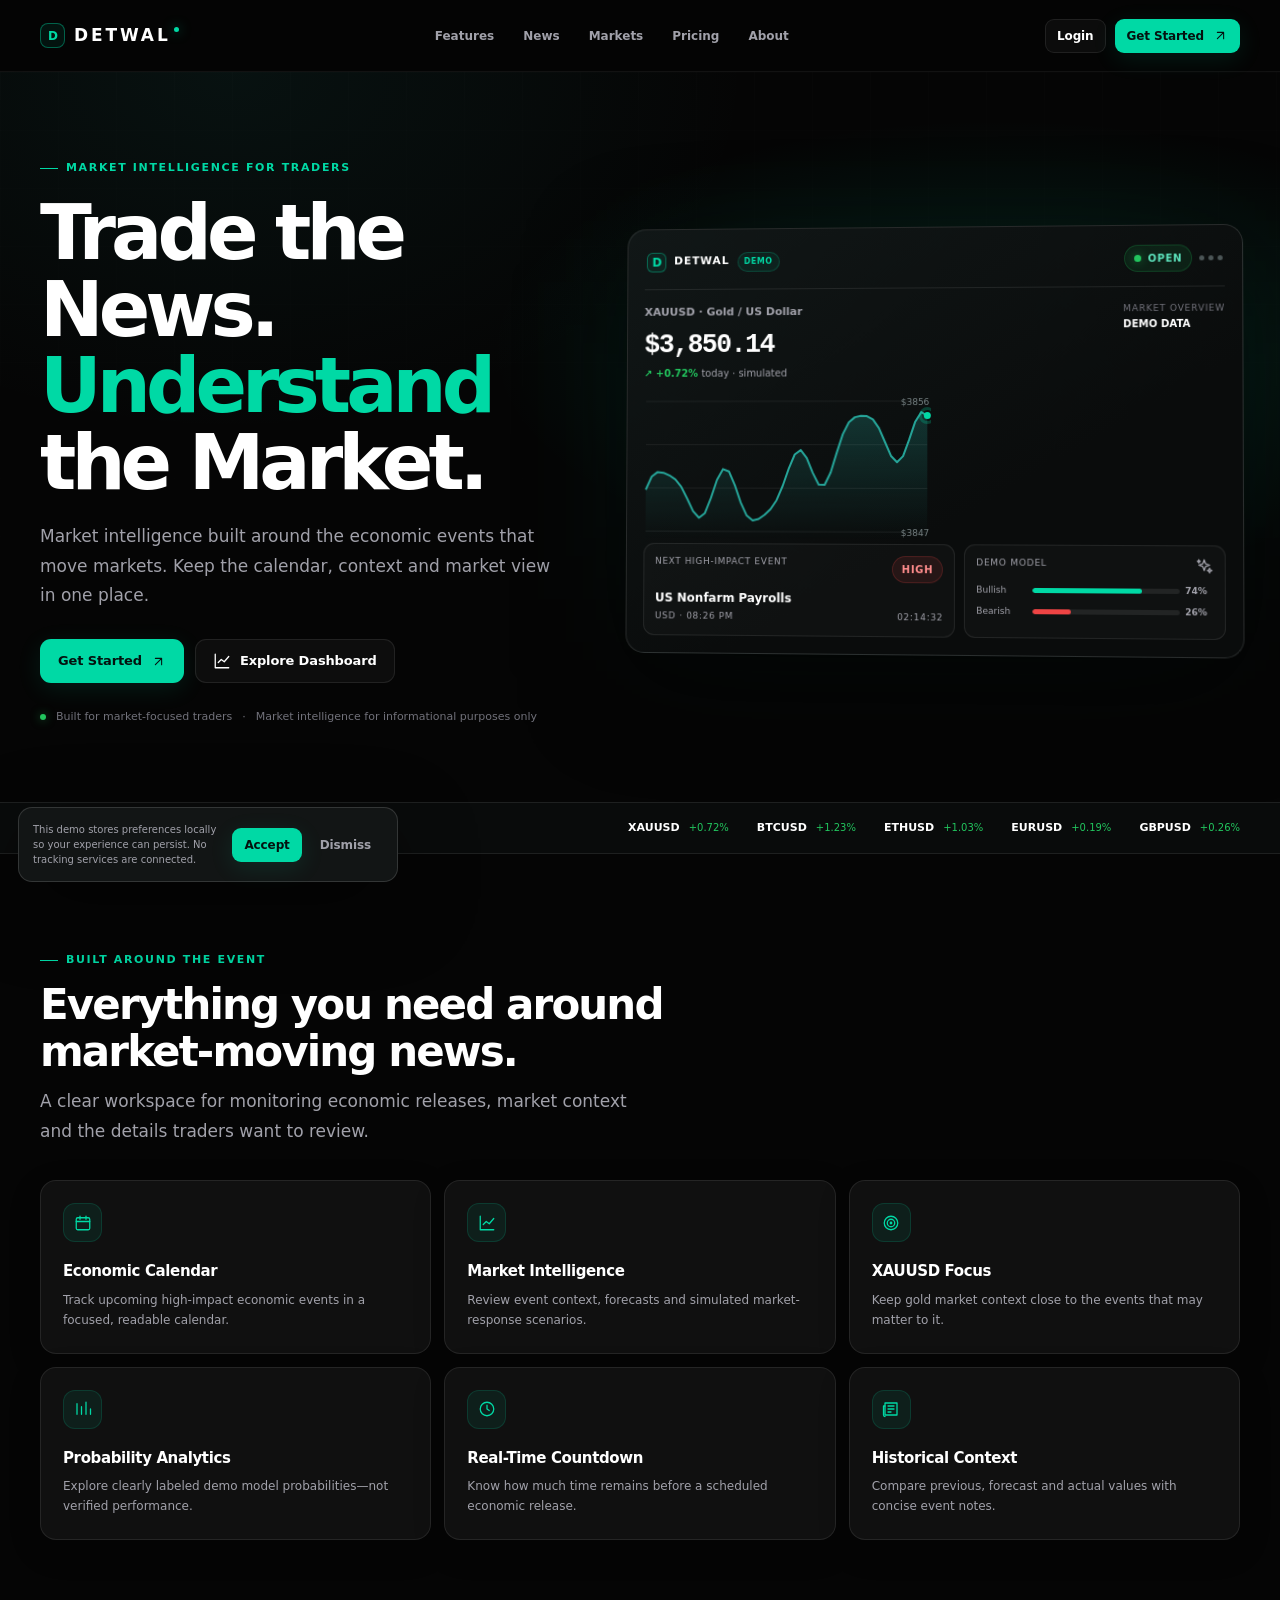
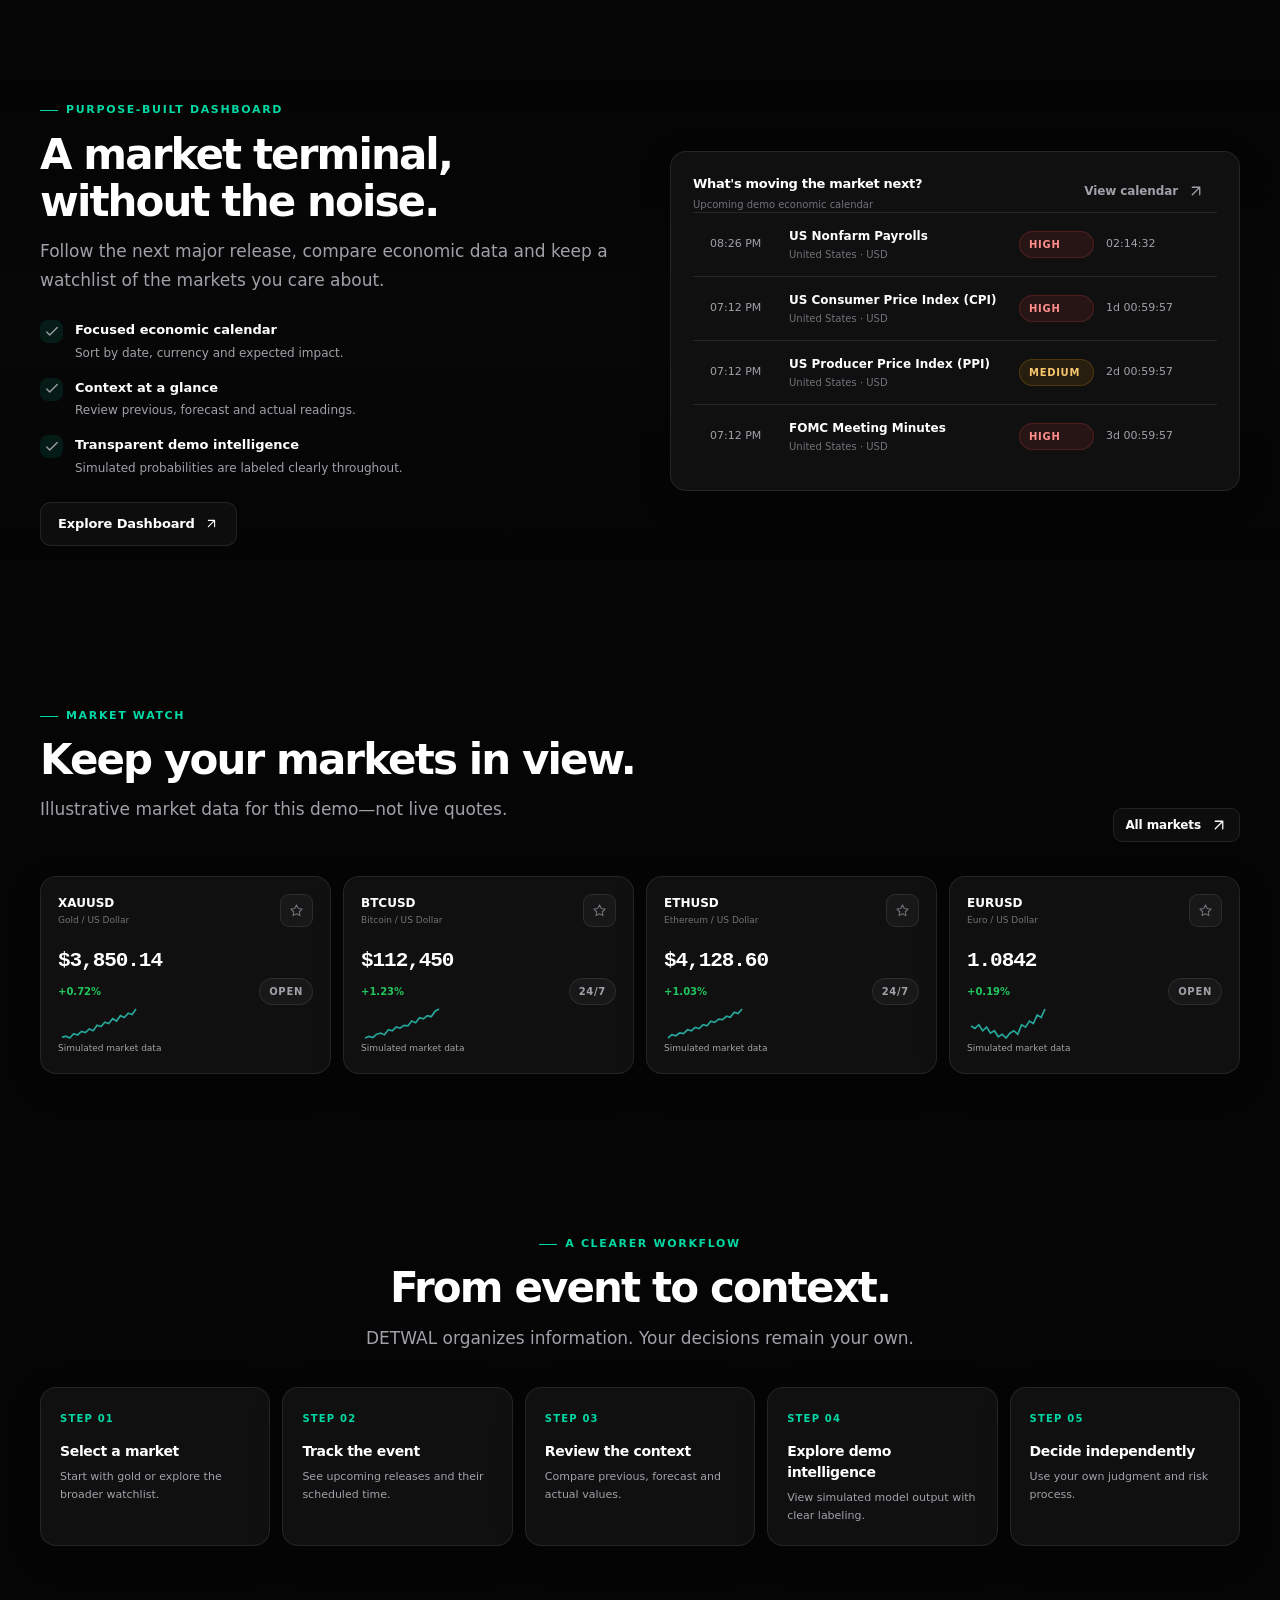
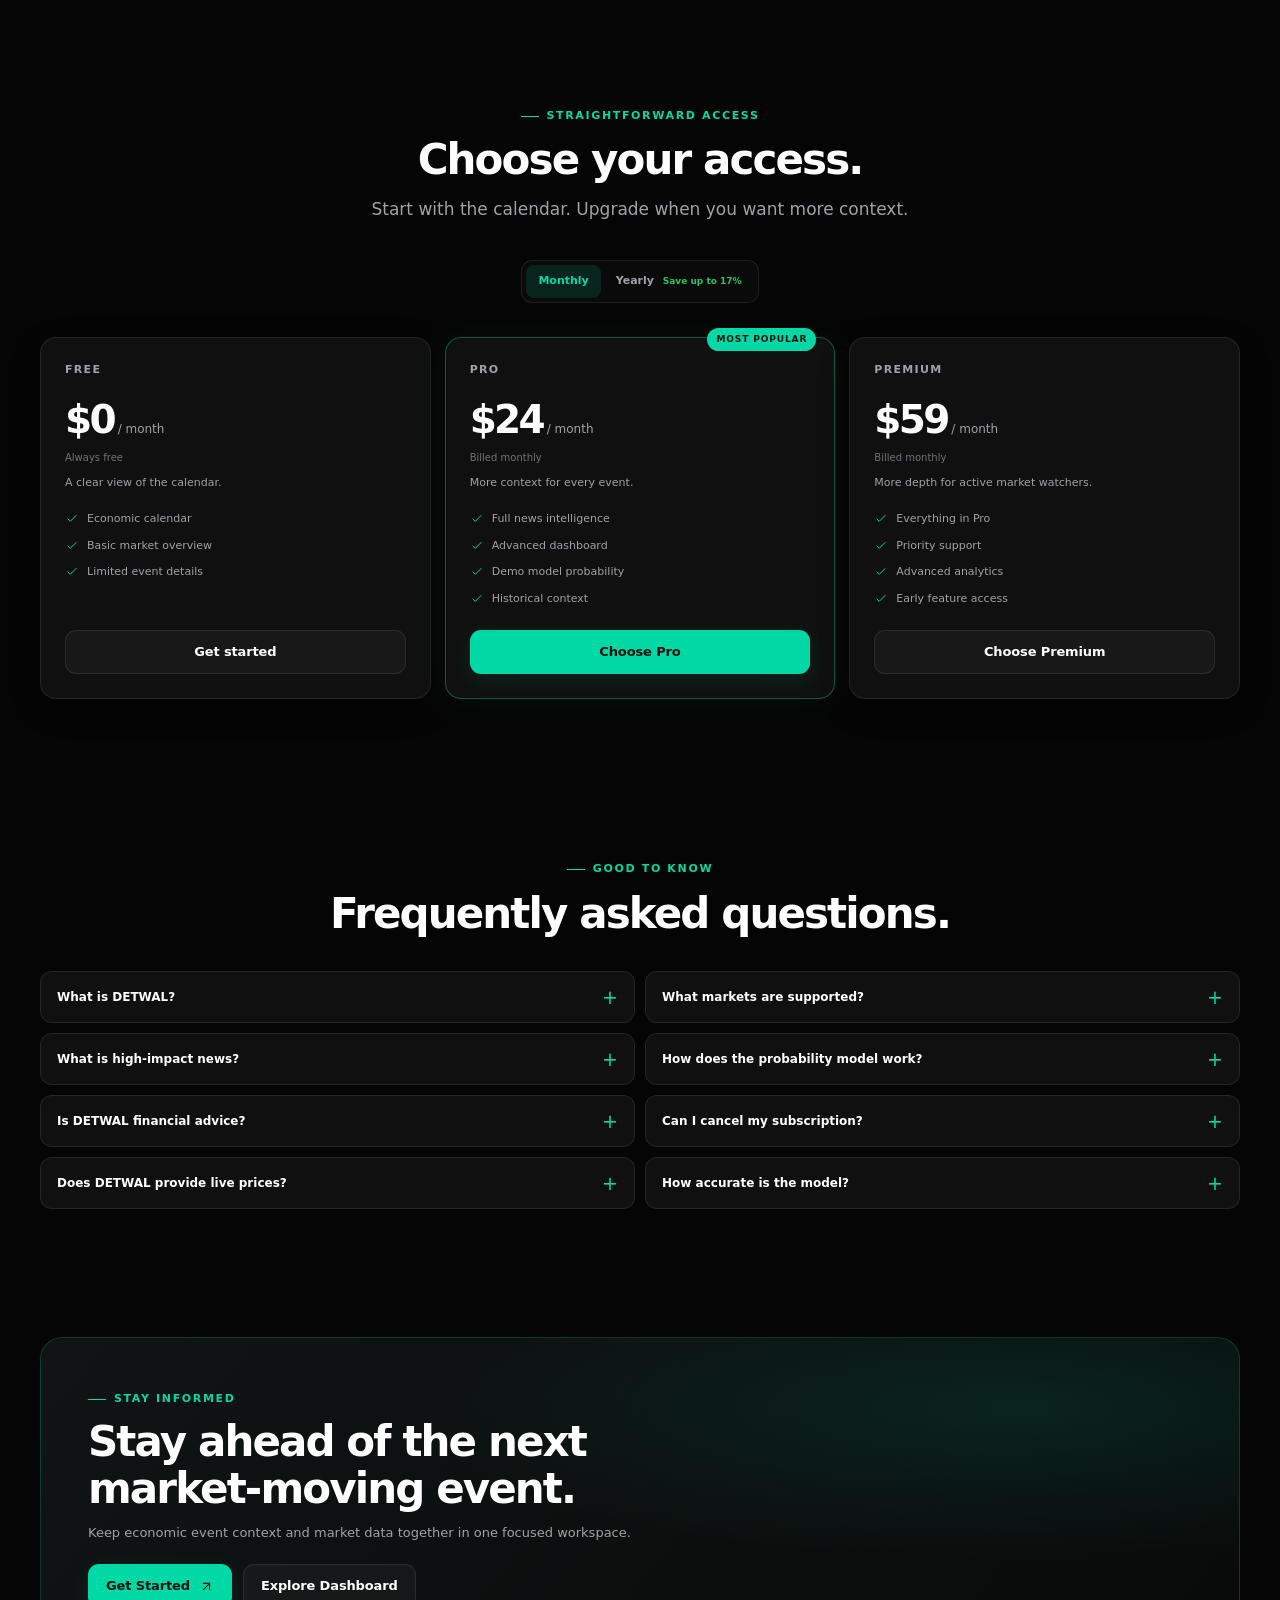
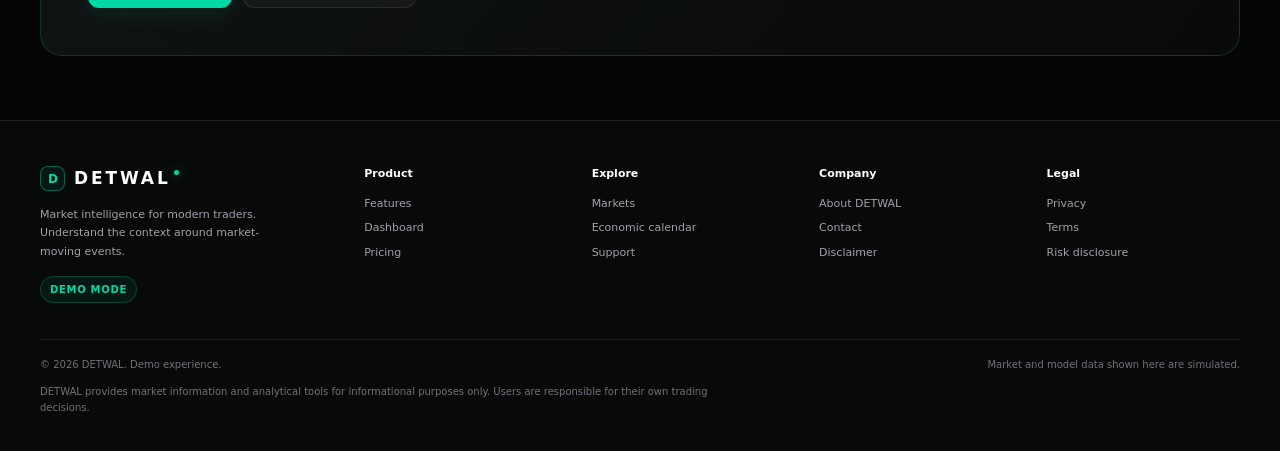
<file: gpt-6/index.html>
<!doctype html>
<html lang="en">
<head>
  <meta charset="utf-8">
  <meta name="viewport" content="width=device-width, initial-scale=1">
  <meta name="theme-color" content="#050505">
  <meta name="description" content="Track market-moving economic events, market data and trading intelligence in one premium dashboard.">
  <meta property="og:title" content="DETWAL — Market Intelligence for Traders">
  <meta property="og:description" content="Market intelligence built around the economic events that move markets.">
  <title>DETWAL — Market Intelligence for Traders</title>
  <link rel="icon" href="data:image/svg+xml,%3Csvg xmlns='http://www.w3.org/2000/svg' viewBox='0 0 64 64'%3E%3Crect width='64' height='64' rx='16' fill='%230a0a0a'/%3E%3Cpath d='M18 15h12c13 0 20 7 20 17S43 49 30 49H18V15zm10 8v18h3c7 0 11-3 11-9s-4-9-11-9h-3z' fill='%23fff'/%3E%3Ccircle cx='48' cy='16' r='5' fill='%2300d9a5'/%3E%3C/svg%3E">
  <style>
    :root{
      color-scheme:dark;
      --bg:#050505;
      --surface:#0a0a0a;
      --card:#101010;
      --card2:#151515;
      --border:rgba(255,255,255,.085);
      --border-strong:rgba(255,255,255,.14);
      --text:#fff;
      --muted:#a1a1aa;
      --subtle:#71717a;
      --green:#26a69a;
      --bright:#00d9a5;
      --positive:#22c55e;
      --negative:#ef4444;
      --warning:#f59e0b;
      --blue:#3b82f6;
      --radius:16px;
      --shadow:0 24px 80px rgba(0,0,0,.42);
      --font:Inter,ui-sans-serif,system-ui,-apple-system,BlinkMacSystemFont,"Segoe UI",sans-serif;
    }
    *{box-sizing:border-box}
    html{scroll-behavior:smooth;scroll-padding-top:88px}
    body{margin:0;background:var(--bg);color:var(--text);font-family:var(--font);font-size:14px;line-height:1.5;overflow-x:hidden}
    body.light{
      color-scheme:light;
      --bg:#f4f6f7;--surface:#fff;--card:#fff;--card2:#f3f5f6;
      --border:rgba(10,20,25,.1);--border-strong:rgba(10,20,25,.17);
      --text:#111719;--muted:#5b666a;--subtle:#7d898d;--shadow:0 20px 60px rgba(30,40,40,.13);
    }
    button,input,select,textarea{font:inherit}
    button{color:inherit}
    a{color:inherit;text-decoration:none}
    img,canvas,svg{display:block}
    button:focus-visible,a:focus-visible,input:focus-visible,select:focus-visible,textarea:focus-visible,summary:focus-visible{
      outline:2px solid var(--bright);outline-offset:3px
    }
    ::selection{background:rgba(0,217,165,.25);color:#fff}
    ::-webkit-scrollbar{width:9px;height:9px}
    ::-webkit-scrollbar-track{background:var(--bg)}
    ::-webkit-scrollbar-thumb{background:#303536;border-radius:99px}
    ::-webkit-scrollbar-thumb:hover{background:#4b5556}
    .sr-only{position:absolute;width:1px;height:1px;padding:0;margin:-1px;overflow:hidden;clip:rect(0,0,0,0);white-space:nowrap;border:0}
    .hidden{display:none!important}
    .muted{color:var(--muted)}
    .subtle{color:var(--subtle)}
    .positive{color:var(--positive)}
    .negative{color:var(--negative)}
    .warning-text{color:var(--warning)}
    .mono,.number{font-variant-numeric:tabular-nums}
    .mono{font-family:ui-monospace,SFMono-Regular,Menlo,Monaco,Consolas,monospace;letter-spacing:-.035em}
    .container{width:min(1200px,calc(100% - 48px));margin-inline:auto}
    .section{padding:92px 0}
    .section.compact{padding:64px 0}
    .section-head{max-width:700px;margin-bottom:34px}
    .section-head.center{text-align:center;margin-inline:auto}
    .eyebrow{display:inline-flex;align-items:center;gap:8px;color:var(--bright);font-size:11px;font-weight:800;text-transform:uppercase;letter-spacing:.15em}
    .eyebrow::before{content:"";width:18px;height:1px;background:currentColor}
    h1,h2,h3,h4,p{margin-top:0}
    h1{font-size:clamp(42px,7vw,76px);line-height:1.01;letter-spacing:-.065em;margin:18px 0 20px;font-weight:760}
    h2{font-size:clamp(28px,4vw,42px);line-height:1.12;letter-spacing:-.045em;margin:12px 0}
    h3{letter-spacing:-.025em}
    .lead{font-size:17px;line-height:1.75;color:var(--muted);max-width:590px}
    .section-head.center .lead{margin-inline:auto}
    .divider{border:0;border-top:1px solid var(--border);margin:0}
    .icon{width:18px;height:18px;flex:0 0 auto}
    .icon.sm{width:15px;height:15px}
    .icon.lg{width:22px;height:22px}
    .btn{
      border:1px solid transparent;border-radius:11px;min-height:44px;padding:0 17px;
      display:inline-flex;align-items:center;justify-content:center;gap:9px;
      font-weight:700;font-size:13px;letter-spacing:-.01em;cursor:pointer;
      transition:transform .18s ease,background .18s ease,border-color .18s ease,color .18s ease,box-shadow .18s ease;
      white-space:nowrap
    }
    .btn:hover{transform:translateY(-1px)}
    .btn:active{transform:translateY(0) scale(.99)}
    .btn-primary{background:var(--bright);color:#04120f;box-shadow:0 6px 24px rgba(0,217,165,.11)}
    .btn-primary:hover{background:#36ebba;box-shadow:0 8px 28px rgba(0,217,165,.2)}
    .btn-secondary{background:rgba(255,255,255,.035);border-color:var(--border);color:var(--text)}
    .btn-secondary:hover{background:rgba(255,255,255,.07);border-color:var(--border-strong)}
    .btn-ghost{background:transparent;border-color:transparent;color:var(--muted)}
    .btn-ghost:hover{color:var(--text);background:rgba(255,255,255,.045)}
    .btn-danger{background:rgba(239,68,68,.12);border-color:rgba(239,68,68,.25);color:#ff8a8a}
    .btn-danger:hover{background:rgba(239,68,68,.2)}
    .btn-sm{min-height:34px;padding:0 11px;font-size:12px;border-radius:9px}
    .btn-icon{width:40px;height:40px;padding:0;border-radius:11px;background:rgba(255,255,255,.035);border:1px solid var(--border);display:inline-grid;place-items:center;cursor:pointer;transition:.18s}
    .btn-icon:hover{background:rgba(255,255,255,.09);border-color:var(--border-strong)}
    .btn-icon.small{width:33px;height:33px;border-radius:9px}
    .brand{display:inline-flex;align-items:center;gap:9px;font-weight:850;letter-spacing:.17em;font-size:17px}
    .brand-mark{height:25px;width:25px;border:1px solid rgba(0,217,165,.4);border-radius:8px;display:grid;place-items:center;color:var(--bright);font-size:12px;letter-spacing:-.08em;background:rgba(0,217,165,.07)}
    .brand-dot{width:5px;height:5px;background:var(--bright);border-radius:50%;display:inline-block;margin-left:-6px;margin-top:-12px;box-shadow:0 0 12px rgba(0,217,165,.6)}
    .badge,.pill{display:inline-flex;align-items:center;gap:6px;padding:5px 9px;border:1px solid var(--border);border-radius:999px;font-size:10px;font-weight:800;letter-spacing:.07em;text-transform:uppercase;white-space:nowrap}
    .badge-demo{background:rgba(0,217,165,.07);border-color:rgba(0,217,165,.22);color:var(--bright)}
    .pill-muted{color:var(--muted);background:rgba(255,255,255,.035)}
    .pill-green{color:#5ee6bf;background:rgba(34,197,94,.1);border-color:rgba(34,197,94,.2)}
    .pill-red{color:#ff8d8d;background:rgba(239,68,68,.1);border-color:rgba(239,68,68,.2)}
    .pill-yellow{color:#f9c76e;background:rgba(245,158,11,.1);border-color:rgba(245,158,11,.2)}
    .pill-blue{color:#8dbbff;background:rgba(59,130,246,.11);border-color:rgba(59,130,246,.2)}
    .status-dot{width:7px;height:7px;border-radius:50%;background:var(--positive);box-shadow:0 0 10px rgba(34,197,94,.5)}
    .status-dot.off{background:var(--subtle);box-shadow:none}
    .card{background:var(--card);border:1px solid var(--border);border-radius:var(--radius);box-shadow:0 10px 34px rgba(0,0,0,.13)}
    .card-hover{transition:transform .22s ease,border-color .22s ease,box-shadow .22s ease}
    .card-hover:hover{transform:translateY(-2px);border-color:rgba(0,217,165,.22);box-shadow:0 18px 45px rgba(0,0,0,.23)}
    .card-pad{padding:22px}
    .surface{background:var(--surface);border:1px solid var(--border);border-radius:var(--radius)}
    .form-field{display:grid;gap:7px;margin-bottom:16px}
    .form-field label{font-size:12px;font-weight:650;color:var(--muted)}
    .input,.select,.textarea{
      width:100%;min-height:44px;padding:10px 12px;color:var(--text);
      background:var(--surface);border:1px solid var(--border);border-radius:10px;
      outline:none;transition:border .18s,box-shadow .18s
    }
    .input:focus,.select:focus,.textarea:focus{border-color:rgba(0,217,165,.58);box-shadow:0 0 0 3px rgba(0,217,165,.08)}
    .textarea{resize:vertical;min-height:110px}
    .select{appearance:none;background-image:linear-gradient(45deg,transparent 50%,#818b8c 50%),linear-gradient(135deg,#818b8c 50%,transparent 50%);background-position:calc(100% - 17px) 19px,calc(100% - 12px) 19px;background-size:5px 5px,5px 5px;background-repeat:no-repeat;padding-right:32px}
    .check-row{display:flex;align-items:center;gap:10px;color:var(--muted);font-size:12px}
    input[type="checkbox"]{accent-color:var(--green);width:16px;height:16px}
    .field-hint{font-size:11px;color:var(--subtle);margin-top:-3px}
    .alert{padding:12px 14px;border:1px solid var(--border);background:rgba(255,255,255,.03);border-radius:11px;color:var(--muted);font-size:12px}
    .alert.error{border-color:rgba(239,68,68,.28);background:rgba(239,68,68,.07);color:#ff9d9d}
    .alert.success{border-color:rgba(34,197,94,.24);background:rgba(34,197,94,.07);color:#8ce5ac}
    .empty-state{text-align:center;padding:44px 20px;color:var(--muted)}
    .empty-icon{width:48px;height:48px;border-radius:15px;display:grid;place-items:center;margin:0 auto 14px;background:rgba(255,255,255,.045);color:var(--subtle)}
    .empty-state h3{color:var(--text);margin-bottom:6px}
    .empty-state p{max-width:400px;margin:0 auto 16px;font-size:13px}
    .page-enter{animation:pageIn .34s cubic-bezier(.2,.7,.25,1) both}
    @keyframes pageIn{from{opacity:0;transform:translateY(9px)}to{opacity:1;transform:translateY(0)}}
    @keyframes fadeUp{from{opacity:0;transform:translateY(18px)}to{opacity:1;transform:translateY(0)}}
    @keyframes pulse{0%,100%{opacity:1;box-shadow:0 0 0 0 rgba(239,68,68,.22)}50%{opacity:.8;box-shadow:0 0 0 5px rgba(239,68,68,0)}}
    @keyframes shimmer{to{background-position:-200% 0}}
    @keyframes pop{from{opacity:0;transform:scale(.97) translateY(8px)}to{opacity:1;transform:scale(1) translateY(0)}}
    .reveal{opacity:0;transform:translateY(16px);transition:opacity .65s ease,transform .65s ease}
    .reveal.is-visible{opacity:1;transform:none}
    .loading-line{height:10px;border-radius:99px;background:linear-gradient(90deg,#111 25%,#1b1f1f 42%,#111 65%);background-size:200% 100%;animation:shimmer 1.2s linear infinite}

    /* Public navigation and landing page */
    .public-nav{position:sticky;top:0;z-index:40;height:72px;border-bottom:1px solid rgba(255,255,255,.055);background:rgba(5,5,5,.74);backdrop-filter:blur(18px);-webkit-backdrop-filter:blur(18px)}
    .public-nav-inner{height:100%;display:flex;align-items:center;justify-content:space-between;gap:26px}
    .public-links{display:flex;align-items:center;gap:29px;color:#a1a1aa;font-size:12px;font-weight:650}
    .public-links a,.public-links button{transition:color .18s;cursor:pointer}
    .public-links a:hover,.public-links button:hover{color:#fff}
    .nav-actions{display:flex;align-items:center;gap:9px}
    .nav-mobile-toggle{display:none}
    .mobile-menu{display:none}
    .hero{min-height:620px;position:relative;overflow:hidden;padding:82px 0 76px;background:
      radial-gradient(ellipse at 78% 38%,rgba(0,217,165,.13),transparent 36%),
      radial-gradient(ellipse at 18% 0,rgba(38,166,154,.08),transparent 35%),var(--bg)}
    .hero:before{content:"";position:absolute;inset:0;pointer-events:none;opacity:.2;background-image:linear-gradient(rgba(255,255,255,.045) 1px,transparent 1px),linear-gradient(90deg,rgba(255,255,255,.045) 1px,transparent 1px);background-size:58px 58px;mask-image:linear-gradient(to bottom,black,transparent 86%)}
    .hero-inner{position:relative;display:grid;grid-template-columns:.92fr 1.08fr;align-items:center;gap:55px}
    .hero-copy{animation:fadeUp .7s ease both}
    .hero-copy h1 span{color:var(--bright)}
    .hero-copy .lead{margin-bottom:28px}
    .hero-actions{display:flex;gap:11px;flex-wrap:wrap}
    .hero-trust{display:flex;align-items:center;gap:10px;margin-top:26px;color:var(--subtle);font-size:11px}
    .hero-trust .status-dot{width:6px;height:6px}
    .hero-preview-wrap{position:relative;animation:pop .75s .08s cubic-bezier(.2,.7,.2,1) both;min-width:0}
    .hero-preview-glow{position:absolute;inset:13% 6%;filter:blur(65px);background:rgba(0,217,165,.1);pointer-events:none}
    .preview-window{position:relative;background:linear-gradient(150deg,#111717,#0a0c0c 62%);border:1px solid rgba(255,255,255,.12);border-radius:19px;padding:17px;box-shadow:0 30px 100px rgba(0,0,0,.55);transform:perspective(1200px) rotateY(-3deg) rotateX(1deg)}
    .preview-top{display:flex;align-items:center;justify-content:space-between;gap:12px;padding:2px 2px 14px;border-bottom:1px solid var(--border)}
    .preview-brand{display:flex;align-items:center;gap:8px;font-size:11px;font-weight:800;letter-spacing:.08em}
    .preview-top-right{display:flex;gap:7px;align-items:center}
    .preview-dots{display:flex;gap:4px}
    .preview-dots i{width:5px;height:5px;border-radius:50%;background:#4c5657}
    .preview-content{padding-top:15px}
    .preview-summary{display:flex;justify-content:space-between;align-items:flex-start;gap:14px}
    .preview-price{font-size:27px;font-weight:750;letter-spacing:-.055em;margin:4px 0 1px}
    .preview-symbol{font-size:11px;color:var(--muted);font-weight:750}
    .preview-label{font-size:9px;color:var(--subtle);text-transform:uppercase;letter-spacing:.09em}
    .preview-chart{height:150px;margin:10px -2px 4px}
    .preview-bottom{display:grid;grid-template-columns:1.1fr .9fr;gap:9px}
    .preview-mini{border:1px solid var(--border);background:rgba(255,255,255,.025);border-radius:11px;padding:11px}
    .preview-mini-title{font-size:9px;color:var(--muted);text-transform:uppercase;letter-spacing:.08em;display:flex;justify-content:space-between;gap:7px}
    .preview-event{font-size:12px;font-weight:700;margin:7px 0 3px}
    .preview-countdown{font-size:15px;font-weight:750;letter-spacing:.04em}
    .preview-bars{display:grid;gap:7px;margin-top:9px}
    .prob-mini-row{display:grid;grid-template-columns:51px 1fr 28px;align-items:center;gap:5px;font-size:9px;color:var(--muted)}
    .bar-track{height:5px;background:rgba(255,255,255,.08);border-radius:99px;overflow:hidden}
    .bar-fill{height:100%;border-radius:99px;background:var(--bright);width:0;transition:width 1s cubic-bezier(.15,.75,.3,1)}
    .bar-fill.red{background:var(--negative)}
    .bar-fill.yellow{background:var(--warning)}
    .market-strip{border-block:1px solid var(--border);background:#090b0b}
    .strip-inner{display:flex;align-items:center;justify-content:space-between;gap:24px;padding:17px 0;overflow:hidden}
    .strip-label{font-size:10px;color:var(--subtle);text-transform:uppercase;letter-spacing:.12em;white-space:nowrap}
    .strip-items{display:flex;align-items:center;gap:28px;overflow:auto;scrollbar-width:none}
    .strip-items::-webkit-scrollbar{display:none}
    .strip-item{display:flex;align-items:center;gap:9px;white-space:nowrap;font-size:11px}
    .strip-item strong{font-size:11px}
    .strip-item span{font-size:10px}
    .feature-grid{display:grid;grid-template-columns:repeat(3,1fr);gap:13px}
    .feature-card{padding:22px;min-height:170px}
    .feature-icon{width:39px;height:39px;border-radius:12px;background:rgba(0,217,165,.08);border:1px solid rgba(0,217,165,.15);color:var(--bright);display:grid;place-items:center;margin-bottom:18px}
    .feature-card h3{font-size:15px;margin:0 0 7px}
    .feature-card p{font-size:12px;color:var(--muted);line-height:1.7;margin:0}
    .split-section{display:grid;grid-template-columns:1fr 1fr;gap:60px;align-items:center}
    .insight-list{display:grid;gap:15px;margin:24px 0}
    .insight-item{display:flex;gap:12px;align-items:flex-start}
    .insight-check{width:23px;height:23px;flex:0 0 auto;border-radius:8px;background:rgba(0,217,165,.1);color:var(--bright);display:grid;place-items:center}
    .insight-item strong{font-size:13px;display:block;margin-bottom:2px}
    .insight-item span{color:var(--muted);font-size:12px}
    .home-calendar{overflow:hidden}
    .calendar-row{display:grid;grid-template-columns:67px minmax(145px,1fr) 75px 94px;align-items:center;gap:12px;padding:14px 17px;border-top:1px solid var(--border)}
    .calendar-row:first-of-type{border-top:0}
    .calendar-time{font-size:11px;color:var(--muted)}
    .calendar-event-title{font-size:12px;font-weight:700}
    .calendar-meta{font-size:10px;color:var(--subtle);margin-top:2px}
    .market-grid{display:grid;grid-template-columns:repeat(4,1fr);gap:12px}
    .market-card{padding:17px;min-width:0;cursor:pointer}
    .market-card-top{display:flex;align-items:center;justify-content:space-between}
    .market-name{font-size:12px;font-weight:800}
    .market-category{font-size:9px;color:var(--subtle);margin-top:2px}
    .market-price{font-size:21px;letter-spacing:-.05em;font-weight:750;margin:17px 0 2px}
    .market-bottom{display:flex;align-items:center;justify-content:space-between;gap:8px}
    .spark{height:37px;width:82px}
    .steps{display:grid;grid-template-columns:repeat(5,1fr);gap:12px}
    .step-card{padding:19px;position:relative}
    .step-no{font-size:10px;color:var(--bright);font-weight:800;letter-spacing:.12em}
    .step-card h3{font-size:14px;margin:13px 0 6px}
    .step-card p{font-size:11px;color:var(--muted);margin:0;line-height:1.65}
    .pricing-grid{display:grid;grid-template-columns:repeat(3,1fr);gap:14px}
    .pricing-card{padding:24px;position:relative;display:flex;flex-direction:column;min-height:340px}
    .pricing-card.featured{border-color:rgba(0,217,165,.36);box-shadow:0 0 40px rgba(0,217,165,.06)}
    .pricing-card.featured:before{content:"MOST POPULAR";position:absolute;top:-10px;right:18px;font-size:9px;font-weight:850;letter-spacing:.1em;color:#03130f;background:var(--bright);border-radius:99px;padding:5px 9px}
    .plan-name{font-size:11px;text-transform:uppercase;letter-spacing:.12em;font-weight:800;color:var(--muted)}
    .plan-price{font-size:39px;letter-spacing:-.07em;font-weight:780;margin:13px 0 0}
    .plan-price small{font-size:12px;letter-spacing:0;color:var(--muted);font-weight:500}
    .plan-note{font-size:10px;color:var(--subtle);min-height:20px}
    .plan-features{list-style:none;padding:0;margin:20px 0 23px;display:grid;gap:10px;color:var(--muted);font-size:11px}
    .plan-features li{display:flex;gap:8px;align-items:center}
    .plan-features .icon{color:var(--bright);width:14px;height:14px}
    .pricing-card .btn{margin-top:auto;width:100%}
    .billing-toggle{display:inline-flex;align-items:center;gap:3px;border:1px solid var(--border);background:var(--surface);padding:4px;border-radius:11px}
    .billing-toggle button{border:0;background:transparent;color:var(--muted);font-size:11px;font-weight:700;padding:8px 12px;border-radius:8px;cursor:pointer}
    .billing-toggle button.active{background:rgba(0,217,165,.12);color:var(--bright)}
    .save-note{font-size:9px;color:var(--positive);margin-left:5px}
    .faq-grid{display:grid;grid-template-columns:1fr 1fr;gap:10px}
    .faq-item{border:1px solid var(--border);background:var(--card);border-radius:12px;padding:0 16px}
    .faq-item summary{list-style:none;cursor:pointer;padding:16px 24px 16px 0;position:relative;font-size:12px;font-weight:700}
    .faq-item summary::-webkit-details-marker{display:none}
    .faq-item summary:after{content:"+";position:absolute;right:0;top:11px;color:var(--bright);font-size:19px;font-weight:400}
    .faq-item[open] summary:after{content:"−"}
    .faq-answer{font-size:11px;color:var(--muted);line-height:1.75;padding:0 0 15px}
    .cta-panel{position:relative;overflow:hidden;padding:47px;border:1px solid rgba(0,217,165,.2);border-radius:22px;background:radial-gradient(ellipse at 82% 22%,rgba(0,217,165,.11),transparent 44%),linear-gradient(130deg,#101414,#090a0a)}
    .cta-panel h2{max-width:630px;margin:10px 0 11px}
    .cta-panel p{color:var(--muted);font-size:13px;margin-bottom:22px}
    .footer{border-top:1px solid var(--border);background:#080909;padding:45px 0 24px}
    .footer-top{display:grid;grid-template-columns:1.5fr repeat(4,1fr);gap:34px;padding-bottom:36px}
    .footer-brand p{max-width:230px;color:var(--muted);font-size:11px;line-height:1.7;margin:14px 0}
    .footer-col strong{display:block;font-size:11px;margin-bottom:13px}
    .footer-col a,.footer-col button{display:block;color:var(--muted);font-size:11px;margin:8px 0;cursor:pointer;text-align:left}
    .footer-col a:hover,.footer-col button:hover{color:#fff}
    .footer-bottom{padding-top:17px;border-top:1px solid var(--border);display:flex;justify-content:space-between;gap:14px;color:var(--subtle);font-size:10px}
    .disclaimer-note{font-size:10px;color:var(--subtle);line-height:1.65;max-width:680px;margin-top:12px}
    .cookie-banner{position:fixed;left:18px;bottom:18px;z-index:45;max-width:380px;padding:14px;background:#121515;border:1px solid var(--border-strong);border-radius:14px;box-shadow:var(--shadow);display:flex;align-items:center;gap:12px;animation:pop .25s ease}
    .cookie-banner p{font-size:10px;color:var(--muted);margin:0;line-height:1.5}
    .cookie-actions{display:flex;gap:6px;flex:0 0 auto}

    /* Dashboard application */
    .app-shell{display:flex;min-height:100vh;background:var(--bg)}
    .sidebar{width:250px;flex:0 0 250px;position:fixed;inset:0 auto 0 0;z-index:35;background:#090a0a;border-right:1px solid var(--border);display:flex;flex-direction:column;transition:width .22s ease,transform .25s ease;overflow:hidden}
    .sidebar.collapsed{width:78px;flex-basis:78px}
    .sidebar-head{height:72px;display:flex;align-items:center;justify-content:space-between;padding:0 18px;border-bottom:1px solid var(--border);white-space:nowrap}
    .sidebar.collapsed .sidebar-head{padding:0 15px;justify-content:center}
    .sidebar.collapsed .sidebar-head .brand-text,.sidebar.collapsed .sidebar-label,.sidebar.collapsed .side-link span,.sidebar.collapsed .sidebar-plan,.sidebar.collapsed .side-user-meta,.sidebar.collapsed .side-user-arrow{display:none}
    .sidebar.collapsed .side-link{justify-content:center;padding-inline:0}
    .sidebar.collapsed .side-user{justify-content:center;padding-inline:0}
    .side-scroll{overflow-y:auto;padding:17px 11px;flex:1}
    .sidebar-label{padding:9px 11px 7px;color:#626d6f;font-size:9px;font-weight:800;letter-spacing:.14em;text-transform:uppercase}
    .side-nav{display:grid;gap:3px}
    .side-link{height:42px;display:flex;align-items:center;gap:12px;padding:0 11px;border-radius:10px;color:#929b9c;font-size:12px;font-weight:600;transition:.18s;white-space:nowrap;cursor:pointer}
    .side-link:hover{background:rgba(255,255,255,.045);color:#fff}
    .side-link.active{background:rgba(0,217,165,.085);color:#72e9c5}
    .side-link.active .icon{color:var(--bright)}
    .side-link .icon{width:17px;height:17px}
    .side-link .side-count{margin-left:auto;font-size:9px;color:var(--subtle);background:rgba(255,255,255,.06);padding:3px 6px;border-radius:99px}
    .sidebar-bottom{border-top:1px solid var(--border);padding:12px}
    .sidebar-plan{font-size:9px;color:var(--subtle);padding:5px 8px 11px}
    .side-user{display:flex;align-items:center;gap:10px;padding:8px;border-radius:11px;cursor:pointer;min-width:0}
    .side-user:hover{background:rgba(255,255,255,.04)}
    .avatar{height:33px;width:33px;border-radius:11px;display:grid;place-items:center;flex:0 0 auto;color:#b3ffec;background:linear-gradient(145deg,#1b665b,#10332e);font-size:11px;font-weight:800;border:1px solid rgba(0,217,165,.25)}
    .avatar.admin{background:linear-gradient(145deg,#4b3c75,#241d38);color:#d4c8ff;border-color:rgba(167,139,250,.25)}
    .side-user-meta{min-width:0;flex:1}
    .side-user-meta strong{display:block;font-size:11px;white-space:nowrap;overflow:hidden;text-overflow:ellipsis}
    .side-user-meta span{font-size:9px;color:var(--subtle)}
    .main-stage{min-width:0;flex:1;margin-left:250px;transition:margin-left .22s ease}
    .sidebar.collapsed~.main-stage{margin-left:78px}
    .topbar{height:72px;position:sticky;top:0;z-index:25;display:flex;align-items:center;justify-content:space-between;gap:18px;padding:0 27px;background:rgba(5,5,5,.8);border-bottom:1px solid var(--border);backdrop-filter:blur(16px)}
    body.light .topbar{background:rgba(244,246,247,.86)}
    .topbar-left,.topbar-right{display:flex;align-items:center;gap:11px;min-width:0}
    .topbar-title{font-size:12px;color:var(--muted);font-weight:650}
    .topbar-search{display:flex;align-items:center;gap:9px;min-width:210px;padding:8px 10px;color:var(--subtle);background:rgba(255,255,255,.025);border:1px solid var(--border);border-radius:10px;cursor:pointer;font-size:11px}
    .topbar-search kbd{margin-left:auto;border:1px solid var(--border);border-radius:4px;padding:1px 4px;font-size:9px;color:var(--subtle)}
    .topbar-mobile-menu{display:none}
    .notification-wrap{position:relative}
    .notification-dot{position:absolute;right:7px;top:7px;width:6px;height:6px;background:var(--negative);border-radius:50%;box-shadow:0 0 0 2px var(--bg)}
    .notification-panel{position:absolute;right:0;top:49px;width:min(360px,calc(100vw - 24px));background:#111414;border:1px solid var(--border-strong);border-radius:15px;box-shadow:var(--shadow);z-index:50;animation:pop .18s ease;overflow:hidden}
    .notification-head{display:flex;justify-content:space-between;align-items:center;padding:15px;border-bottom:1px solid var(--border)}
    .notification-head strong{font-size:12px}
    .notification-list{max-height:330px;overflow:auto}
    .notification-item{display:flex;gap:11px;padding:13px 15px;border-bottom:1px solid rgba(255,255,255,.045)}
    .notification-item:last-child{border-bottom:0}
    .notification-item.unread{background:rgba(0,217,165,.035)}
    .notification-item p{font-size:11px;line-height:1.5;margin:0 0 4px}
    .notification-item time{font-size:9px;color:var(--subtle)}
    .notification-icon{width:28px;height:28px;border-radius:9px;background:rgba(0,217,165,.09);color:var(--bright);display:grid;place-items:center;flex:0 0 auto}
    .page-body{max-width:1450px;margin:auto;padding:27px}
    .page-heading{display:flex;justify-content:space-between;align-items:flex-start;gap:16px;margin-bottom:21px}
    .page-heading h1{font-size:25px;letter-spacing:-.045em;margin:0 0 5px}
    .page-heading p{color:var(--muted);font-size:12px;margin:0}
    .heading-actions{display:flex;align-items:center;gap:8px}
    .market-status{display:inline-flex;align-items:center;gap:7px;padding:7px 10px;border-radius:9px;background:rgba(34,197,94,.07);border:1px solid rgba(34,197,94,.15);font-size:10px;font-weight:750;color:#8ce5ac}
    .demo-strip{display:flex;align-items:center;justify-content:space-between;gap:12px;margin:-5px 0 18px;padding:9px 12px;border:1px solid rgba(0,217,165,.14);border-radius:10px;background:rgba(0,217,165,.035);font-size:10px;color:var(--muted)}
    .demo-strip .badge{font-size:9px;padding:4px 7px}
    .stat-grid{display:grid;grid-template-columns:repeat(4,1fr);gap:12px;margin-bottom:14px}
    .stat-card{padding:17px;min-width:0}
    .stat-head{display:flex;align-items:center;justify-content:space-between;gap:10px;color:var(--muted);font-size:10px}
    .stat-icon{width:30px;height:30px;display:grid;place-items:center;border-radius:10px;background:rgba(255,255,255,.045);color:var(--bright)}
    .stat-value{font-size:21px;font-weight:760;letter-spacing:-.045em;margin:11px 0 2px}
    .stat-foot{font-size:9px;color:var(--subtle)}
    .dash-grid-main{display:grid;grid-template-columns:minmax(0,1.55fr) minmax(275px,.85fr);gap:13px;margin-bottom:13px}
    .dash-grid-secondary{display:grid;grid-template-columns:minmax(0,1fr) minmax(0,1fr);gap:13px;margin-bottom:13px}
    .card-heading{display:flex;justify-content:space-between;align-items:flex-start;gap:12px}
    .card-heading h2,.card-heading h3{font-size:13px;margin:0}
    .card-heading p{font-size:10px;color:var(--subtle);margin:4px 0 0}
    .chart-card{padding:19px;min-width:0}
    .chart-main-price{font-size:26px;font-weight:770;letter-spacing:-.06em;margin:15px 0 0}
    .chart-subline{display:flex;align-items:center;gap:9px;font-size:10px;color:var(--muted);margin-top:1px}
    .timeframes{display:flex;gap:3px;background:rgba(255,255,255,.035);border:1px solid var(--border);padding:3px;border-radius:8px}
    .timeframes button{border:0;background:transparent;padding:5px 7px;border-radius:6px;font-size:9px;color:var(--muted);cursor:pointer}
    .timeframes button.active{background:rgba(0,217,165,.12);color:var(--bright)}
    .main-chart{width:100%;height:225px;margin-top:12px}
    .news-side-card{padding:19px;min-width:0}
    .news-side-top{display:flex;justify-content:space-between;align-items:center;gap:9px}
    .news-side-card h3{font-size:17px;line-height:1.35;letter-spacing:-.03em;margin:19px 0 6px}
    .news-country{font-size:10px;color:var(--muted)}
    .countdown-large{font-size:27px;font-weight:760;letter-spacing:.04em;margin:20px 0 15px}
    .countdown-large.releasing{color:var(--warning);animation:pulse 1.5s infinite}
    .data-grid{display:grid;grid-template-columns:repeat(3,1fr);gap:7px}
    .data-cell{padding:9px;background:rgba(255,255,255,.03);border:1px solid rgba(255,255,255,.04);border-radius:9px}
    .data-cell span{display:block;font-size:9px;color:var(--subtle);margin-bottom:3px}
    .data-cell strong{font-size:11px}
    .prob-card{padding:19px}
    .prob-breakdown{display:grid;gap:13px;margin-top:19px}
    .prob-label{display:flex;justify-content:space-between;align-items:center;color:var(--muted);font-size:10px;margin-bottom:6px}
    .prob-label strong{color:var(--text);font-size:11px}
    .prob-footnote{font-size:9px;color:var(--subtle);margin-top:15px;line-height:1.6}
    .mini-market-grid{display:grid;grid-template-columns:repeat(2,1fr);gap:8px;margin-top:15px}
    .mini-market{padding:11px;border:1px solid var(--border);border-radius:10px;background:rgba(255,255,255,.02);min-width:0}
    .mini-market-head{display:flex;justify-content:space-between;align-items:center;font-size:10px;font-weight:750}
    .mini-market-price{font-size:14px;letter-spacing:-.03em;font-weight:730;margin:8px 0 2px}
    .mini-market-foot{display:flex;align-items:center;justify-content:space-between;color:var(--muted);font-size:9px}
    .activity-list{display:grid;gap:0}
    .activity-item{display:flex;align-items:center;gap:10px;padding:12px 0;border-bottom:1px solid var(--border)}
    .activity-item:last-child{border-bottom:0;padding-bottom:0}
    .activity-icon{height:28px;width:28px;border-radius:9px;display:grid;place-items:center;color:var(--muted);background:rgba(255,255,255,.045)}
    .activity-text{min-width:0;flex:1}
    .activity-text strong{font-size:10px;display:block}
    .activity-text span{font-size:9px;color:var(--subtle)}
    .activity-item time{font-size:9px;color:var(--subtle);white-space:nowrap}
    .table-wrap{overflow:auto;border:1px solid var(--border);border-radius:13px}
    table{width:100%;border-collapse:collapse;min-width:730px}
    th{text-align:left;font-size:9px;letter-spacing:.08em;text-transform:uppercase;color:var(--subtle);font-weight:750;padding:12px 14px;background:rgba(255,255,255,.025);white-space:nowrap}
    td{padding:12px 14px;border-top:1px solid var(--border);font-size:10px;color:var(--muted);white-space:nowrap}
    td strong{color:var(--text);font-weight:650}
    tr:hover td{background:rgba(255,255,255,.018)}
    .table-event{display:flex;align-items:center;gap:10px}
    .country-flag{width:27px;height:27px;border-radius:8px;background:rgba(255,255,255,.055);display:grid;place-items:center;font-size:9px;font-weight:800;color:#d5d5d5}
    .impact{display:inline-flex;align-items:center;gap:5px;font-size:9px;font-weight:800;text-transform:uppercase;letter-spacing:.06em}
    .impact:before{content:"";width:6px;height:6px;border-radius:50%;background:currentColor}
    .impact-low{color:#a1a1aa}
    .impact-medium{color:var(--warning)}
    .impact-high{color:#ff7474}
    .impact-critical{color:#ff4c4c}
    .impact-critical:before{animation:pulse 1.6s infinite}
    .event-list{display:grid;gap:9px}
    .event-card{padding:15px;display:grid;grid-template-columns:65px minmax(0,1fr) auto;gap:13px;align-items:center}
    .event-time{font-size:11px;color:var(--muted);font-weight:700}
    .event-card-title{font-size:12px;font-weight:750;margin-bottom:3px}
    .event-card-meta{font-size:10px;color:var(--subtle)}
    .event-card-right{display:flex;align-items:center;gap:10px}
    .event-count{font-size:10px;color:var(--muted);font-variant-numeric:tabular-nums}
    .filter-row{display:flex;align-items:center;gap:8px;flex-wrap:wrap;margin:18px 0}
    .filter-row .input{max-width:240px}
    .filter-row .select{width:auto;min-width:122px}
    .filter-tabs{display:flex;gap:5px;overflow:auto;scrollbar-width:none}
    .filter-tabs button{padding:7px 10px;white-space:nowrap;background:transparent;color:var(--muted);border:1px solid var(--border);border-radius:9px;cursor:pointer;font-size:10px}
    .filter-tabs button.active{color:var(--bright);background:rgba(0,217,165,.08);border-color:rgba(0,217,165,.22)}
    .date-separator{display:flex;align-items:center;gap:11px;color:var(--subtle);font-size:9px;font-weight:800;letter-spacing:.1em;text-transform:uppercase;margin:19px 0 9px}
    .date-separator:after{content:"";height:1px;flex:1;background:var(--border)}
    .news-detail-grid{display:grid;grid-template-columns:minmax(0,1.35fr) minmax(290px,.75fr);gap:14px}
    .detail-main{padding:23px}
    .detail-title{font-size:27px;letter-spacing:-.05em;line-height:1.16;margin:15px 0 8px}
    .detail-subtitle{font-size:11px;color:var(--muted)}
    .detail-countdown{font-size:25px;font-weight:750;letter-spacing:.04em;margin:20px 0}
    .detail-section{border-top:1px solid var(--border);padding-top:19px;margin-top:20px}
    .detail-section h3{font-size:12px;margin:0 0 11px}
    .detail-section p{font-size:11px;color:var(--muted);line-height:1.8;margin:0}
    .affected-list{display:flex;flex-wrap:wrap;gap:7px}
    .affected-list .pill{font-size:9px}
    .probability-detail{padding:21px}
    .probability-circle{width:150px;height:150px;border-radius:50%;margin:22px auto 15px;display:grid;place-items:center;position:relative;background:conic-gradient(var(--bright) 0 var(--bullish),#ef4444 var(--bullish) 100%)}
    .probability-circle:before{content:"";position:absolute;inset:10px;border-radius:50%;background:var(--card)}
    .probability-center{position:relative;text-align:center}
    .probability-center strong{display:block;font-size:29px;letter-spacing:-.06em}
    .probability-center span{font-size:9px;text-transform:uppercase;letter-spacing:.08em;color:var(--muted)}
    .market-toolbar{display:flex;justify-content:space-between;align-items:center;gap:12px;flex-wrap:wrap;margin:17px 0}
    .market-tabs{display:flex;gap:5px;flex-wrap:wrap}
    .market-tabs button{background:transparent;border:1px solid var(--border);color:var(--muted);border-radius:8px;padding:7px 10px;font-size:10px;cursor:pointer}
    .market-tabs button.active{color:var(--bright);border-color:rgba(0,217,165,.22);background:rgba(0,217,165,.07)}
    .market-page-grid{display:grid;grid-template-columns:repeat(3,1fr);gap:12px}
    .market-page-card{padding:18px}
    .market-page-card .market-price{font-size:24px;margin-top:20px}
    .market-card-chart{height:45px;margin:7px 0}
    .detail-actions{display:flex;gap:8px;flex-wrap:wrap;margin-top:17px}

    /* Profile, settings, support, admin */
    .profile-grid{display:grid;grid-template-columns:300px minmax(0,1fr);gap:14px}
    .profile-card{padding:22px}
    .profile-hero{text-align:center;padding:15px 0 20px;border-bottom:1px solid var(--border)}
    .avatar-large{width:66px;height:66px;border-radius:20px;margin:0 auto 12px;font-size:20px}
    .profile-hero h2{font-size:17px;margin:0 0 3px}
    .profile-hero p{font-size:10px;color:var(--muted);margin:0}
    .profile-stats{display:grid;grid-template-columns:1fr 1fr;gap:8px;margin-top:16px}
    .profile-stat{padding:11px;border:1px solid var(--border);border-radius:10px}
    .profile-stat span{font-size:9px;color:var(--subtle);display:block}
    .profile-stat strong{font-size:12px;display:block;margin-top:4px}
    .profile-info{padding:19px}
    .info-row{display:flex;justify-content:space-between;gap:15px;padding:13px 0;border-bottom:1px solid var(--border);font-size:11px}
    .info-row:last-child{border-bottom:0}
    .info-row span{color:var(--muted)}
    .settings-grid{display:grid;grid-template-columns:1fr 1fr;gap:13px}
    .settings-card{padding:20px}
    .settings-card h3{font-size:13px;margin:0 0 4px}
    .settings-card>p{font-size:10px;color:var(--muted);margin:0 0 14px}
    .setting-row{display:flex;align-items:center;justify-content:space-between;gap:14px;padding:12px 0;border-top:1px solid var(--border)}
    .setting-row:first-of-type{border-top:0}
    .setting-copy strong{font-size:11px;display:block}
    .setting-copy span{font-size:9px;color:var(--subtle)}
    .switch{appearance:none;width:35px;height:20px;border-radius:99px;background:#343a3a;position:relative;cursor:pointer;transition:.2s;flex:0 0 auto}
    .switch:before{content:"";position:absolute;width:14px;height:14px;border-radius:50%;left:3px;top:3px;background:#aaa;transition:.2s}
    .switch:checked{background:rgba(38,166,154,.8)}
    .switch:checked:before{left:18px;background:#fff}
    .support-grid{display:grid;grid-template-columns:1fr 1fr;gap:14px}
    .ticket-card{padding:21px}
    .support-faq{display:grid;gap:8px}
    .support-faq .faq-item{background:var(--card)}
    .admin-kpi-grid{display:grid;grid-template-columns:repeat(3,1fr);gap:11px;margin-bottom:13px}
    .admin-chart-grid{display:grid;grid-template-columns:1fr 1fr;gap:13px;margin-bottom:13px}
    .admin-chart-card{padding:18px;min-width:0}
    .admin-chart{width:100%;height:210px;margin-top:13px}
    .admin-subnav{display:flex;gap:6px;flex-wrap:wrap;margin:0 0 16px}
    .admin-subnav .btn{min-height:34px;padding:0 11px;font-size:10px}
    .table-actions{display:flex;gap:5px}
    .table-actions .btn-icon{width:29px;height:29px}
    .admin-toolbar{display:flex;justify-content:space-between;align-items:center;gap:10px;margin:0 0 12px}
    .admin-toolbar h2{font-size:14px;margin:0}
    .unauthorized{max-width:530px;margin:80px auto;text-align:center;padding:30px}
    .unauthorized .empty-icon{color:var(--negative)}
    .legal-copy{max-width:800px}
    .legal-copy h2{font-size:21px;margin-top:28px}
    .legal-copy p,.legal-copy li{font-size:13px;color:var(--muted);line-height:1.85}

    /* Authentication */
    .auth-screen{min-height:100vh;display:grid;grid-template-columns:1fr 1fr;background:var(--bg)}
    .auth-aside{position:relative;overflow:hidden;display:flex;flex-direction:column;justify-content:space-between;padding:35px 46px;background:radial-gradient(ellipse at 64% 38%,rgba(0,217,165,.12),transparent 42%),linear-gradient(145deg,#0b1110,#060707)}
    .auth-aside:after{content:"";position:absolute;inset:0;opacity:.12;background-image:linear-gradient(rgba(255,255,255,.06) 1px,transparent 1px),linear-gradient(90deg,rgba(255,255,255,.06) 1px,transparent 1px);background-size:48px 48px;mask-image:linear-gradient(black,transparent)}
    .auth-aside>*{position:relative;z-index:1}
    .auth-aside-copy{max-width:460px;margin:auto 0}
    .auth-aside-copy h2{font-size:clamp(34px,4.5vw,54px);letter-spacing:-.06em;line-height:1.05;margin:17px 0}
    .auth-aside-copy p{font-size:13px;color:var(--muted);line-height:1.75}
    .auth-aside-foot{font-size:10px;color:var(--subtle)}
    .auth-form-side{display:grid;place-items:center;padding:35px 24px}
    .auth-box{width:min(390px,100%)}
    .auth-box-head{margin-bottom:25px}
    .auth-box-head h1{font-size:28px;letter-spacing:-.05em;margin:0 0 7px}
    .auth-box-head p{font-size:11px;color:var(--muted);margin:0}
    .auth-demo-box{padding:12px;border:1px solid rgba(0,217,165,.16);border-radius:10px;background:rgba(0,217,165,.04);font-size:10px;color:var(--muted);margin:15px 0}
    .auth-demo-box strong{color:var(--bright)}
    .auth-submit{width:100%;margin-top:5px}
    .auth-bottom{margin-top:18px;text-align:center;font-size:11px;color:var(--muted)}
    .text-button{border:0;background:none;color:var(--bright);font-size:inherit;font-weight:700;cursor:pointer;padding:0}
    .auth-back{display:inline-flex;align-items:center;gap:7px;color:var(--muted);font-size:11px;margin-bottom:23px;cursor:pointer}
    .password-meter{height:4px;background:rgba(255,255,255,.08);border-radius:99px;overflow:hidden;margin:6px 0 2px}
    .password-meter div{height:100%;width:0;background:var(--negative);transition:width .2s,background .2s}
    .auth-mobile-brand{display:none}

    /* Modal, search and toast */
    .modal-overlay{position:fixed;inset:0;z-index:80;background:rgba(0,0,0,.72);backdrop-filter:blur(8px);display:grid;place-items:center;padding:18px;animation:fadeUp .15s ease}
    .modal{width:min(520px,100%);max-height:min(88vh,850px);overflow:auto;background:#111414;border:1px solid var(--border-strong);border-radius:17px;box-shadow:0 30px 100px rgba(0,0,0,.7);animation:pop .2s ease}
    .modal.wide{width:min(740px,100%)}
    .modal-head{display:flex;align-items:flex-start;justify-content:space-between;gap:15px;padding:19px 20px 14px;border-bottom:1px solid var(--border)}
    .modal-head h2{font-size:16px;margin:0 0 4px;letter-spacing:-.03em}
    .modal-head p{font-size:10px;color:var(--muted);margin:0}
    .modal-body{padding:19px 20px}
    .modal-foot{padding:13px 20px 18px;border-top:1px solid var(--border);display:flex;justify-content:flex-end;gap:8px}
    .modal-close{border:0;background:none;color:var(--muted);cursor:pointer;padding:3px}
    .checkout-summary{padding:14px;border:1px solid var(--border);background:rgba(255,255,255,.025);border-radius:11px;margin-bottom:17px}
    .checkout-line{display:flex;justify-content:space-between;gap:12px;font-size:11px;padding:5px 0;color:var(--muted)}
    .checkout-line strong{color:var(--text)}
    .checkout-line.total{border-top:1px solid var(--border);padding-top:11px;margin-top:5px;font-size:13px}
    .coupon-line{display:grid;grid-template-columns:1fr auto;gap:7px}
    .coupon-feedback{font-size:10px;margin-top:6px}
    .payment-method{display:flex;align-items:center;gap:9px;padding:11px;border:1px solid var(--border);border-radius:10px;color:var(--muted);font-size:11px;margin:8px 0}
    .payment-method.selected{border-color:rgba(0,217,165,.3);color:var(--text);background:rgba(0,217,165,.04)}
    .success-modal{text-align:center;padding:20px 10px}
    .success-check{width:54px;height:54px;border-radius:50%;margin:0 auto 14px;display:grid;place-items:center;background:rgba(34,197,94,.12);color:var(--positive)}
    .success-modal h2{font-size:21px;margin:0 0 7px}
    .success-modal p{font-size:11px;color:var(--muted);line-height:1.7}
    .search-modal{width:min(640px,100%);align-self:start;margin-top:10vh}
    .search-input-wrap{display:flex;align-items:center;gap:10px;padding:17px;border-bottom:1px solid var(--border)}
    .search-input-wrap input{flex:1;min-width:0;border:0;outline:0;color:var(--text);background:transparent;font-size:15px}
    .search-results{padding:8px;max-height:55vh;overflow:auto}
    .search-result{width:100%;border:0;background:transparent;color:var(--text);padding:10px;border-radius:9px;display:flex;align-items:center;gap:11px;text-align:left;cursor:pointer}
    .search-result:hover,.search-result.active{background:rgba(255,255,255,.06)}
    .search-result-icon{width:30px;height:30px;border-radius:9px;background:rgba(0,217,165,.08);color:var(--bright);display:grid;place-items:center}
    .search-result-copy{flex:1}
    .search-result-copy strong{font-size:11px;display:block}
    .search-result-copy span{font-size:9px;color:var(--muted)}
    .search-hint{padding:8px 12px;color:var(--subtle);font-size:9px;border-top:1px solid var(--border)}
    .toast-stack{position:fixed;right:18px;bottom:18px;z-index:100;display:grid;gap:8px;pointer-events:none}
    .toast{min-width:260px;max-width:min(390px,calc(100vw - 36px));display:flex;align-items:center;gap:10px;padding:12px 14px;border:1px solid var(--border-strong);border-radius:12px;background:#141818;box-shadow:var(--shadow);font-size:11px;animation:toastIn .25s ease both}
    @keyframes toastIn{from{opacity:0;transform:translateX(12px)}to{opacity:1;transform:translateX(0)}}
    .toast.success .toast-icon{color:var(--positive)}
    .toast.error .toast-icon{color:var(--negative)}
    .toast.warning .toast-icon{color:var(--warning)}
    .toast.info .toast-icon{color:var(--bright)}
    .toast-icon{width:20px;height:20px;display:grid;place-items:center;flex:0 0 auto}

    @media(max-width:1100px){
      .hero-inner{gap:32px}
      .market-grid{grid-template-columns:repeat(2,1fr)}
      .steps{grid-template-columns:repeat(3,1fr)}
      .sidebar{width:226px;flex-basis:226px}
      .main-stage{margin-left:226px}
      .sidebar.collapsed~.main-stage{margin-left:78px}
      .market-page-grid{grid-template-columns:repeat(2,1fr)}
      .page-body{padding:23px}
    }
    @media(max-width:820px){
      .public-links{gap:16px}
      .nav-actions .btn-secondary{display:none}
      .hero{padding:62px 0}
      .hero-inner{grid-template-columns:1fr;gap:38px}
      .hero-copy{max-width:650px}
      .hero-preview-wrap{max-width:690px;margin:auto;width:100%}
      .split-section{grid-template-columns:1fr;gap:28px}
      .feature-grid{grid-template-columns:repeat(2,1fr)}
      .pricing-grid{grid-template-columns:1fr 1fr}
      .pricing-card:last-child{grid-column:span 2}
      .stat-grid{grid-template-columns:repeat(2,1fr)}
      .dash-grid-main{grid-template-columns:1fr}
      .dash-grid-secondary{grid-template-columns:1fr 1fr}
      .footer-top{grid-template-columns:1.3fr 1fr 1fr}
      .footer-brand{grid-column:span 3}
      .profile-grid{grid-template-columns:1fr}
      .profile-card{display:grid;grid-template-columns:1fr 1.1fr;align-items:center;gap:16px}
      .profile-hero{border:0;border-right:1px solid var(--border);padding:10px}
      .profile-stats{margin:0}
      .support-grid{grid-template-columns:1fr}
      .admin-kpi-grid{grid-template-columns:repeat(2,1fr)}
      .news-detail-grid{grid-template-columns:1fr}
      .auth-screen{grid-template-columns:1fr}
      .auth-aside{display:none}
      .auth-mobile-brand{display:block;margin-bottom:30px}
    }
    @media(max-width:640px){
      html{scroll-padding-top:68px}
      .container{width:min(100% - 30px,1200px)}
      .section{padding:65px 0}
      .section.compact{padding:48px 0}
      .public-nav{height:64px}
      .public-nav-inner{gap:10px}
      .brand{font-size:15px}
      .brand-mark{width:23px;height:23px}
      .public-links,.nav-actions .btn-primary{display:none}
      .nav-actions{margin-left:auto}
      .nav-mobile-toggle{display:inline-grid}
      .mobile-menu{position:absolute;top:63px;left:0;right:0;background:rgba(8,10,10,.98);border-bottom:1px solid var(--border);padding:10px 16px 16px;z-index:45;animation:fadeUp .16s ease}
      .mobile-menu.open{display:grid;gap:3px}
      .mobile-menu a,.mobile-menu button{border:0;background:none;text-align:left;padding:12px 9px;color:var(--muted);font-size:13px;cursor:pointer}
      .mobile-menu .mobile-actions{display:flex;gap:8px;padding:7px 0}
      .mobile-menu .mobile-actions .btn{flex:1}
      .hero{padding:55px 0 46px;min-height:0}
      .hero h1{font-size:45px}
      .hero-copy .lead{font-size:14px}
      .hero-actions .btn{flex:1}
      .preview-window{padding:12px;transform:none}
      .preview-chart{height:115px}
      .preview-bottom{grid-template-columns:1fr 1fr}
      .preview-price{font-size:23px}
      .preview-mini{padding:9px}
      .strip-inner{display:block;padding:13px 0}
      .strip-label{display:block;margin-bottom:9px}
      .strip-items{gap:19px}
      .feature-grid{grid-template-columns:1fr 1fr;gap:8px}
      .feature-card{padding:15px;min-height:158px}
      .feature-icon{margin-bottom:13px}
      .feature-card h3{font-size:13px}
      .feature-card p{font-size:10px}
      .calendar-row{grid-template-columns:47px minmax(0,1fr) 63px;gap:8px;padding:12px}
      .calendar-row .calendar-row-count{display:none}
      .calendar-row .pill{font-size:8px;padding:4px 6px}
      .calendar-time{font-size:10px}
      .calendar-event-title{font-size:11px}
      .calendar-meta{font-size:9px}
      .market-grid{grid-template-columns:1fr 1fr;gap:8px}
      .market-card{padding:13px}
      .market-price{font-size:18px}
      .spark{width:58px}
      .steps{grid-template-columns:1fr 1fr}
      .step-card{padding:15px}
      .step-card:last-child{grid-column:span 2}
      .pricing-grid{grid-template-columns:1fr}
      .pricing-card:last-child{grid-column:auto}
      .pricing-card{min-height:0;padding:21px}
      .faq-grid{grid-template-columns:1fr}
      .cta-panel{padding:28px 21px}
      .cta-panel h2{font-size:28px}
      .footer-top{grid-template-columns:1fr 1fr;gap:20px}
      .footer-brand{grid-column:span 2}
      .footer-bottom{flex-direction:column}
      .cookie-banner{left:10px;right:10px;bottom:10px;max-width:none;align-items:flex-start}
      .cookie-actions{flex-direction:column}
      .sidebar{transform:translateX(-100%);width:255px;flex-basis:255px}
      .sidebar.mobile-open{transform:translateX(0);box-shadow:25px 0 60px rgba(0,0,0,.55)}
      .sidebar.collapsed{width:255px}
      .sidebar.collapsed .sidebar-head{padding:0 18px;justify-content:space-between}
      .sidebar.collapsed .sidebar-head .brand-text,.sidebar.collapsed .sidebar-label,.sidebar.collapsed .side-link span,.sidebar.collapsed .sidebar-plan,.sidebar.collapsed .side-user-meta,.sidebar.collapsed .side-user-arrow{display:initial}
      .sidebar.collapsed .side-link{justify-content:flex-start;padding-inline:11px}
      .sidebar.collapsed .side-user{justify-content:flex-start;padding-inline:8px}
      .main-stage,.sidebar.collapsed~.main-stage{margin-left:0}
      .topbar{height:62px;padding:0 13px}
      .topbar-mobile-menu{display:inline-grid}
      .topbar-title{font-size:11px}
      .topbar-search{min-width:0;width:39px;height:39px;padding:0;justify-content:center;border:0;background:transparent}
      .topbar-search span,.topbar-search kbd{display:none}
      .topbar-right{gap:5px}
      .page-body{padding:18px 13px 30px}
      .page-heading{display:block;margin-bottom:17px}
      .page-heading h1{font-size:23px}
      .heading-actions{margin-top:12px}
      .demo-strip{align-items:flex-start;font-size:9px}
      .stat-grid{gap:8px}
      .stat-card{padding:13px}
      .stat-value{font-size:18px}
      .dash-grid-secondary{grid-template-columns:1fr}
      .chart-card,.news-side-card,.prob-card{padding:15px}
      .main-chart{height:190px}
      .event-card{grid-template-columns:44px minmax(0,1fr);gap:9px;padding:12px}
      .event-card-right{grid-column:2;justify-content:space-between}
      .event-card-title{font-size:11px}
      .event-card-meta{font-size:9px}
      .filter-row{gap:6px}
      .filter-row .input{max-width:none;flex:1 1 100%}
      .filter-row .select{flex:1;min-width:0}
      .filter-tabs{width:100%}
      .market-page-grid{grid-template-columns:1fr 1fr;gap:8px}
      .market-page-card{padding:13px}
      .market-page-card .market-price{font-size:19px}
      .market-toolbar .input{width:100%;max-width:none}
      .detail-main,.probability-detail{padding:16px}
      .detail-title{font-size:22px}
      .profile-card{display:block}
      .profile-hero{border:0;border-bottom:1px solid var(--border);padding-bottom:17px;margin-bottom:14px}
      .settings-grid{grid-template-columns:1fr}
      .admin-kpi-grid{gap:8px}
      .admin-chart-grid{grid-template-columns:1fr}
      .admin-toolbar{align-items:flex-start}
      .auth-form-side{padding:25px 20px}
      .auth-box-head h1{font-size:26px}
      .modal-overlay{padding:9px}
      .modal{max-height:92vh}
      .modal-head,.modal-body{padding-left:16px;padding-right:16px}
      .modal-foot{padding:12px 16px 15px}
      .toast-stack{right:10px;bottom:10px}
    }
    @media(max-width:390px){
      .hero h1{font-size:40px}
      .hero-actions{display:grid}
      .feature-grid{grid-template-columns:1fr 1fr}
      .market-page-grid{grid-template-columns:1fr}
      .stat-head{font-size:9px}
      .preview-mini-title{font-size:8px}
      .preview-countdown{font-size:13px}
      .data-grid{gap:5px}
      .data-cell{padding:7px}
    }
    @media(prefers-reduced-motion:reduce){
      *,*:before,*:after{scroll-behavior:auto!important;animation-duration:.01ms!important;animation-iteration-count:1!important;transition-duration:.01ms!important}
    }
  </style>
</head>
<body>
  <div id="app" aria-live="polite"></div>
  <div id="toast-stack" class="toast-stack" aria-live="assertive" aria-atomic="false"></div>

  <script>
  /* =========================================================
     DATA
     ========================================================= */
  const DEMO_MODE = true;
  const STORAGE_KEY = "detwal_demo_v1";
  const PRICING = {
    free:    {name:"Free", monthly:0, yearlyMonthly:0, description:"A clear view of the calendar.", features:["Economic calendar","Basic market overview","Limited event details"]},
    pro:     {name:"Pro", monthly:24, yearlyMonthly:20, description:"More context for every event.", features:["Full news intelligence","Advanced dashboard","Demo model probability","Historical context"]},
    premium: {name:"Premium", monthly:59, yearlyMonthly:49, description:"More depth for active market watchers.", features:["Everything in Pro","Priority support","Advanced analytics","Early feature access"]}
  };

  const makeDefaultNews = () => {
    const now = Date.now();
    const rows = [
      ["nfp","US Nonfarm Payrolls","United States","USD","high",2.243,175,180,"XAUUSD, DXY, US30, EURUSD","Employment report can shift expectations for growth and interest rates."],
      ["cpi","US Consumer Price Index (CPI)","United States","USD","high",25,2.9,3.0,"XAUUSD, DXY, US30, EURUSD","Inflation data is commonly monitored for its potential influence on rate expectations."],
      ["ppi","US Producer Price Index (PPI)","United States","USD","medium",49,2.4,2.5,"XAUUSD, DXY, US30","Producer prices can provide context for future consumer inflation."],
      ["fomc","FOMC Meeting Minutes","United States","USD","high",73,0,0,"XAUUSD, DXY, US30, EURUSD","The minutes offer additional context on policymakers’ discussion and risk balance."],
      ["rate","Fed Interest Rate Decision","United States","USD","critical",108,4.25,4.25,"XAUUSD, DXY, US30, EURUSD","The policy decision and accompanying statement may affect rates and currency markets."],
      ["claims","Initial Unemployment Claims","United States","USD","medium",130,224,221,"XAUUSD, DXY, US30","Weekly claims offer a timely snapshot of labor-market conditions."],
      ["retail","US Retail Sales","United States","USD","high",148,0.4,0.3,"XAUUSD, DXY, US30, EURUSD","Retail activity can provide clues about consumer demand."],
      ["gdp","US Advance GDP","United States","USD","high",180,2.1,2.0,"XAUUSD, DXY, US30","GDP summarizes broad economic activity for the reporting period."],
      ["pmi","ISM Manufacturing PMI","United States","USD","medium",196,49.2,49.5,"XAUUSD, DXY, US30","Survey data tracks reported conditions in the manufacturing sector."],
      ["jolts","JOLTS Job Openings","United States","USD","medium",220,7.1,7.0,"XAUUSD, DXY, US30","Job openings offer another perspective on labor demand."],
      ["adp","ADP Employment Change","United States","USD","medium",245,112,125,"XAUUSD, DXY, US30","Private employment estimates are watched as one labor-market indicator."]
    ];
    return rows.map((r,i)=>({
      id:r[0],title:r[1],country:r[2],currency:r[3],impact:r[4],
      timestamp:now+r[5]*3600000,previous:String(r[6]),forecast:String(r[7]),actual:"—",
      status:"upcoming",affectedMarkets:r[8].split(", ").map(x=>x.trim()),
      bullishProbability:i===0?74:(i%3===0?61:54),bearishProbability:i===0?26:(i%3===0?31:36),neutralProbability:i===0?0:(i%3===0?8:10),
      description:r[9],
      historicalContext:"Historical market reactions vary with the release details, expectations, positioning and broader conditions. Past observations are not a forecast of future price movement."
    }));
  };

  const defaultDB = () => ({
    version:1,
    users:[
      {id:"u-daksh",name:"Daksh",email:"daksh@detwal.in",role:"user",plan:"PRO",status:"Active",joinedAt:"2025-08-14",lastActive:"Today",avatar:"D"},
      {id:"u-admin",name:"Admin",email:"admin@detwal.in",role:"admin",plan:"ADMIN",status:"Active",joinedAt:"2025-02-03",lastActive:"Today",avatar:"A"},
      {id:"u-amina",name:"Amina Rahman",email:"amina@example.com",role:"user",plan:"PREMIUM",status:"Active",joinedAt:"2025-05-18",lastActive:"Yesterday",avatar:"A"},
      {id:"u-marco",name:"Marco Silva",email:"marco@example.com",role:"user",plan:"PRO",status:"Active",joinedAt:"2025-07-22",lastActive:"2 days ago",avatar:"M"},
      {id:"u-priya",name:"Priya Shah",email:"priya@example.com",role:"user",plan:"FREE",status:"Active",joinedAt:"2025-09-09",lastActive:"3 days ago",avatar:"P"}
    ],
    subscriptions:[
      {id:"sub-1",userId:"u-daksh",plan:"PRO",status:"Active",startDate:"2025-08-14",endDate:"2026-11-14",amount:24,paymentStatus:"Paid"},
      {id:"sub-2",userId:"u-amina",plan:"PREMIUM",status:"Active",startDate:"2025-05-18",endDate:"2026-11-18",amount:59,paymentStatus:"Paid"},
      {id:"sub-3",userId:"u-marco",plan:"PRO",status:"Active",startDate:"2025-07-22",endDate:"2026-10-22",amount:24,paymentStatus:"Paid"},
      {id:"sub-4",userId:"u-priya",plan:"FREE",status:"Active",startDate:"2025-09-09",endDate:"—",amount:0,paymentStatus:"N/A"}
    ],
    payments:[
      {id:"pay-2401",user:"Daksh",plan:"PRO",amount:24,status:"Paid",date:"2026-09-14"},
      {id:"pay-2402",user:"Amina Rahman",plan:"PREMIUM",amount:59,status:"Paid",date:"2026-09-11"},
      {id:"pay-2403",user:"Marco Silva",plan:"PRO",amount:24,status:"Paid",date:"2026-09-02"}
    ],
    news:makeDefaultNews(),
    coupons:[
      {id:"coupon-1",code:"DETWAL10",discount:10,type:"percent",expiry:"2099-12-31",limit:500,status:"Active"},
      {id:"coupon-2",code:"WELCOME",discount:15,type:"percent",expiry:"2099-12-31",limit:1000,status:"Active"},
      {id:"coupon-3",code:"PRO20",discount:20,type:"percent",expiry:"2099-12-31",limit:250,status:"Active"}
    ],
    credentials:{},
    tickets:[],
    activity:[
      {id:"act-1",text:"Viewed NFP analysis",time:"2 min ago",icon:"eye"},
      {id:"act-2",text:"Viewed CPI calendar",time:"1 hour ago",icon:"calendar"},
      {id:"act-3",text:"Subscription updated",time:"Yesterday",icon:"credit"},
      {id:"act-4",text:"Profile updated",time:"2 days ago",icon:"user"},
      {id:"act-5",text:"Signed in",time:"3 days ago",icon:"lock"}
    ],
    notifications:[
      {id:"notif-1",text:"High-impact event approaching.",time:"Just now",read:false},
      {id:"notif-2",text:"NFP analysis is available.",time:"12 min ago",read:false},
      {id:"notif-3",text:"Your subscription is active.",time:"Yesterday",read:true},
      {id:"notif-4",text:"New market intelligence available.",time:"Yesterday",read:true}
    ],
    favorites:[],
    settings:{emailAlerts:true,newsAlerts:true,marketAlerts:false,timezone:"America/New_York",theme:"dark",twoFactor:false},
    adminSettings:{maintenance:false,registration:true,demoMode:true,newsApi:"Demo mode",paymentGateway:"Not connected",emailService:"Mock service"},
    session:null,
    cookieAccepted:false
  });

  function loadDB(){
    const base=defaultDB();
    try{
      const saved=JSON.parse(localStorage.getItem(STORAGE_KEY)||"null");
      if(!saved) return base;
      return {
        ...base,...saved,
        users:Array.isArray(saved.users)?saved.users:base.users,
        subscriptions:Array.isArray(saved.subscriptions)?saved.subscriptions:base.subscriptions,
        payments:Array.isArray(saved.payments)?saved.payments:base.payments,
        news:Array.isArray(saved.news)&&saved.news.length?saved.news:base.news,
        coupons:Array.isArray(saved.coupons)?saved.coupons:base.coupons,
        tickets:Array.isArray(saved.tickets)?saved.tickets:base.tickets,
        activity:Array.isArray(saved.activity)?saved.activity:base.activity,
        notifications:Array.isArray(saved.notifications)?saved.notifications:base.notifications,
        favorites:Array.isArray(saved.favorites)?saved.favorites:[],
        credentials:saved.credentials||{},
        settings:{...base.settings,...saved.settings},
        adminSettings:{...base.adminSettings,...saved.adminSettings}
      };
    }catch(_){return base}
  }
  let db=loadDB();
  const state={
    view:"home",detailId:null,modal:null,notificationsOpen:false,mobileMenu:false,sidebarCollapsed:false,sidebarMobileOpen:false,
    billing:"monthly",timeframe:"1D",marketFilter:"All",marketSearch:"",
    newsFilters:{search:"",impact:"All",currency:"All",date:"This Week"},
    searchQuery:"",searchActive:0,passwordStrength:0
  };
  let livePrice=3850.20;
  let toastCounter=0;

  /* =========================================================
     UTILITIES / MOCK SERVICE ABSTRACTIONS
     ========================================================= */
  const $=(selector,scope=document)=>scope.querySelector(selector);
  const $$=(selector,scope=document)=>Array.from(scope.querySelectorAll(selector));
  const uid=(prefix="id")=>prefix+"-"+Math.random().toString(36).slice(2,9)+Date.now().toString(36).slice(-4);
  const esc=value=>String(value??"").replace(/[&<>"']/g,ch=>({"&":"&amp;","<":"&lt;",">":"&gt;",'"':"&quot;","'":"&#39;"}[ch]));
  const safeSave=()=>{try{localStorage.setItem(STORAGE_KEY,JSON.stringify(db))}catch(_){showToast("Unable to save demo state in this browser.","warning")}};
  const currentUser=()=>db.session?(db.users.find(u=>u.id===db.session.id)||db.session):null;
  const isAdmin=()=>{const u=currentUser();return !!u&&["admin","super_admin"].includes(u.role)};
  const initials=name=>String(name||"D").split(/\s+/).map(x=>x[0]).slice(0,2).join("").toUpperCase();
  const priceText=(symbol,price)=>{
    if(symbol==="BTCUSD")return "$"+Number(price).toLocaleString("en-US",{maximumFractionDigits:0});
    if(symbol==="ETHUSD")return "$"+Number(price).toLocaleString("en-US",{minimumFractionDigits:2,maximumFractionDigits:2});
    if(symbol==="EURUSD"||symbol==="GBPUSD"||symbol==="USDJPY")return Number(price).toFixed(4);
    return "$"+Number(price).toLocaleString("en-US",{minimumFractionDigits:2,maximumFractionDigits:2});
  };
  const marketData=[
    {id:"xau",symbol:"XAUUSD",name:"Gold / US Dollar",category:"Metals",price:3850.20,change:27.58,changePercent:.72,status:"OPEN",history:[35,37,34,41,39,45,43,49,46,55,53,60,58,66,62,71,68,75,73,82]},
    {id:"btc",symbol:"BTCUSD",name:"Bitcoin / US Dollar",category:"Crypto",price:112450,change:1365,changePercent:1.23,status:"24/7",history:[26,29,27,33,35,32,41,39,46,44,49,48,57,54,63,61,67,65,75,79]},
    {id:"eth",symbol:"ETHUSD",name:"Ethereum / US Dollar",category:"Crypto",price:4128.60,change:42.15,changePercent:1.03,status:"24/7",history:[24,30,28,33,32,39,37,43,41,48,46,54,52,58,57,63,61,70,68,76]},
    {id:"eur",symbol:"EURUSD",name:"Euro / US Dollar",category:"Forex",price:1.0842,change:.0021,changePercent:.19,status:"OPEN",history:[55,53,56,51,54,49,51,46,48,45,49,51,48,56,54,59,57,64,62,69]},
    {id:"gbp",symbol:"GBPUSD",name:"British Pound / US Dollar",category:"Forex",price:1.2921,change:.0034,changePercent:.26,status:"OPEN",history:[42,44,41,49,46,51,50,56,53,58,55,63,60,64,66,70,67,76,72,80]},
    {id:"jpy",symbol:"USDJPY",name:"US Dollar / Japanese Yen",category:"Forex",price:149.82,change:-.31,changePercent:-.21,status:"OPEN",history:[70,73,69,72,64,67,62,66,59,63,57,60,54,58,52,55,49,52,45,43]},
    {id:"nas",symbol:"NAS100",name:"Nasdaq 100",category:"Indices",price:21984.6,change:144.2,changePercent:.66,status:"OPEN",history:[35,38,37,43,40,48,46,54,52,58,56,63,60,67,65,71,68,75,73,81]},
    {id:"us30",symbol:"US30",name:"Dow Jones 30",category:"Indices",price:46320.8,change:201.6,changePercent:.44,status:"OPEN",history:[39,42,40,47,44,50,48,54,53,58,55,62,60,66,63,69,67,74,72,79]}
  ];
  const api={
    async getNews(){return db.news.slice().sort((a,b)=>a.timestamp-b.timestamp)},
    async getNewsById(id){return db.news.find(e=>e.id===id)||null},
    async getMarkets(){return marketData},
    async getMarket(symbol){return marketData.find(m=>m.symbol===symbol)||null},
    async getUser(){return currentUser()},
    async getSubscription(){const user=currentUser();return user?db.subscriptions.find(s=>s.userId===user.id)||null:null},
    async getNotifications(){return db.notifications},
    async createTicket(ticket){db.tickets.unshift(ticket);safeSave();return ticket}
  };
  const payments={
    async createCheckout(payload){return {id:uid("demo-payment"),status:"success",demo:true,payload}},
    async verifyPayment(payment){return !!payment&&payment.status==="success"},
    async getPaymentStatus(){return "demo"}
  };
  const newsService={
    async getUpcomingNews(){return (await api.getNews()).filter(e=>e.timestamp>Date.now())},
    async getHistoricalNews(){return (await api.getNews()).filter(e=>e.timestamp<=Date.now())},
    async getNewsDetails(id){return api.getNewsById(id)}
  };
  const getUpcoming=()=>db.news.filter(e=>Number(e.timestamp)>Date.now()&&e.status!=="deleted").sort((a,b)=>a.timestamp-b.timestamp);
  const nextHighImpact=()=>getUpcoming().find(e=>["high","critical"].includes(e.impact))||getUpcoming()[0]||db.news.slice().sort((a,b)=>a.timestamp-b.timestamp)[0];
  const fmtDate=(stamp,opts={weekday:"short",month:"short",day:"numeric"})=>new Date(Number(stamp)).toLocaleDateString(undefined,opts);
  const fmtTime=stamp=>new Date(Number(stamp)).toLocaleTimeString(undefined,{hour:"2-digit",minute:"2-digit"});
  const fmtDateTimeLocal=stamp=>{
    const d=new Date(Number(stamp));const local=new Date(d.getTime()-d.getTimezoneOffset()*60000);
    return local.toISOString().slice(0,16);
  };
  const countdown=stamp=>{
    const seconds=Math.floor((Number(stamp)-Date.now())/1000);
    if(seconds<=0)return "RELEASED";
    const days=Math.floor(seconds/86400),hours=Math.floor((seconds%86400)/3600),mins=Math.floor((seconds%3600)/60),secs=seconds%60;
    const hh=String(hours).padStart(2,"0"),mm=String(mins).padStart(2,"0"),ss=String(secs).padStart(2,"0");
    return days>0?`${days}d ${hh}:${mm}:${ss}`:`${hh}:${mm}:${ss}`;
  };
  const impactClass=impact=>({low:"impact-low",medium:"impact-medium",high:"impact-high",critical:"impact-critical"}[String(impact||"low").toLowerCase()]||"impact-low");
  const impactBadge=impact=>`<span class="impact ${impactClass(impact)}">${esc(impact||"low")}</span>`;
  const countryCode=country=>country==="United States"?"US":country==="Euro Area"?"EU":country.slice(0,2).toUpperCase();
  const getActivityIcon=name=>name==="calendar"?"calendar":name==="credit"?"credit":name==="user"?"user":name==="lock"?"lock":name==="eye"?"eye":"activity";
  const addActivity=text=>{
    db.activity.unshift({id:uid("act"),text,time:"Just now",icon:"activity"});
    db.activity=db.activity.slice(0,20);safeSave();
  };
  const showToast=(message,type="success")=>{
    const root=$("#toast-stack");if(!root)return;
    const id="toast-"+(++toastCounter);
    const icon=type==="error"?"alert":type==="warning"?"info":type==="info"?"sparkles":"check";
    root.insertAdjacentHTML("beforeend",`<div class="toast ${esc(type)}" id="${id}" role="status"><span class="toast-icon">${ic(icon)}</span><span>${esc(message)}</span></div>`);
    setTimeout(()=>{const el=$("#"+id);if(el){el.style.opacity="0";el.style.transform="translateX(12px)";setTimeout(()=>el.remove(),220)}},3300);
  };
  const marketFor=symbol=>marketData.find(m=>m.symbol===symbol);
  const isFavorite=id=>db.favorites.includes(id);
  const toggleFavorite=id=>{
    db.favorites=isFavorite(id)?db.favorites.filter(x=>x!==id):[...db.favorites,id];
    safeSave();render();showToast(isFavorite(id)?"Added to favorites.":"Removed from favorites.","info");
  };

  /* =========================================================
     ICONS (inline SVG; no image dependencies)
     ========================================================= */
  const iconPaths={
    grid:'<rect x="3" y="3" width="7" height="7" rx="1.4"/><rect x="14" y="3" width="7" height="7" rx="1.4"/><rect x="14" y="14" width="7" height="7" rx="1.4"/><rect x="3" y="14" width="7" height="7" rx="1.4"/>',
    calendar:'<rect x="3" y="5" width="18" height="16" rx="2"/><path d="M16 3v4M8 3v4M3 10h18"/>',
    chart:'<path d="M3 3v18h18"/><path d="m7 14 4-4 4 3 6-7"/>',
    newspaper:'<path d="M4 4h16v16H4z"/><path d="M8 8h8M8 12h8M8 16h4"/><path d="M4 8H2v12a2 2 0 0 0 2 2"/>',
    trend:'<path d="m3 17 6-6 4 4 8-9"/><path d="M15 6h6v6"/>',
    bell:'<path d="M18 8a6 6 0 0 0-12 0c0 7-3 7-3 9h18c0-2-3-2-3-9"/><path d="M10 21h4"/>',
    search:'<circle cx="11" cy="11" r="7"/><path d="m20 20-4-4"/>',
    user:'<circle cx="12" cy="8" r="4"/><path d="M5 21a7 7 0 0 1 14 0"/>',
    settings:'<circle cx="12" cy="12" r="3"/><path d="m19.4 15 .1.1 1.4 1.1-1.4 2.4-1.7-.7a8 8 0 0 1-1.5.9l-.3 1.8h-2.8l-.3-1.8a8 8 0 0 1-1.5-.9l-1.7.7-1.4-2.4 1.4-1.1a7 7 0 0 1 0-1.8l-1.4-1.1 1.4-2.4 1.7.7a8 8 0 0 1 1.5-.9l.3-1.8h2.8l.3 1.8a8 8 0 0 1 1.5.9l1.7-.7 1.4 2.4-1.4 1.1a7 7 0 0 1 0 1.8Z"/>',
    menu:'<path d="M4 6h16M4 12h16M4 18h16"/>',
    close:'<path d="m18 6-12 12M6 6l12 12"/>',
    arrow:'<path d="M7 17 17 7M7 7h10v10"/>',
    left:'<path d="m15 18-6-6 6-6"/>',
    right:'<path d="m9 18 6-6-6-6"/>',
    clock:'<circle cx="12" cy="12" r="9"/><path d="M12 7v5l3 2"/>',
    globe:'<circle cx="12" cy="12" r="9"/><path d="M3 12h18M12 3a15 15 0 0 1 0 18M12 3a15 15 0 0 0 0 18"/>',
    shield:'<path d="M12 22s8-4 8-11V5l-8-3-8 3v6c0 7 8 11 8 11Z"/><path d="m9 12 2 2 4-4"/>',
    credit:'<rect x="3" y="5" width="18" height="14" rx="2"/><path d="M3 10h18M7 15h3"/>',
    wallet:'<path d="M4 6.5A2.5 2.5 0 0 1 6.5 4H20v16H6.5A2.5 2.5 0 0 1 4 17.5z"/><path d="M4 7h16M16 13h4"/><circle cx="16" cy="13" r=".7"/>',
    ticket:'<path d="M3 7a2 2 0 0 0 0 4v2a2 2 0 0 0 0 4h18v-4a2 2 0 0 1 0-4V5H3z"/><path d="M13 5v2M13 11v2M13 17v2"/>',
    check:'<path d="m5 12 4 4L19 6"/>',
    plus:'<path d="M12 5v14M5 12h14"/>',
    edit:'<path d="m16 4 4 4L8 20H4v-4z"/><path d="m14 6 4 4"/>',
    trash:'<path d="M3 6h18M8 6V4h8v2M19 6l-1 14H6L5 6"/><path d="M10 11v5M14 11v5"/>',
    eye:'<path d="M2 12s3.5-7 10-7 10 7 10 7-3.5 7-10 7-10-7-10-7Z"/><circle cx="12" cy="12" r="3"/>',
    refresh:'<path d="M20 7v5h-5"/><path d="M4 17v-5h5"/><path d="M5.6 9A7 7 0 0 1 18 6.5L20 12M4 12l2 5.5A7 7 0 0 0 18.4 15"/>',
    bars:'<path d="M4 19V5M10 19V9M16 19V3M22 19v-7"/>',
    sun:'<circle cx="12" cy="12" r="4"/><path d="M12 2v2M12 20v2M4.93 4.93l1.42 1.42m11.3 11.3 1.42 1.42M2 12h2m16 0h2M4.93 19.07l1.42-1.42m11.3-11.3 1.42-1.42"/>',
    moon:'<path d="M20.9 13A8.5 8.5 0 0 1 11 3.1 8.5 8.5 0 1 0 20.9 13Z"/>',
    lock:'<rect x="4" y="10" width="16" height="11" rx="2"/><path d="M8 10V7a4 4 0 0 1 8 0v3M12 14v3"/>',
    info:'<circle cx="12" cy="12" r="9"/><path d="M12 11v5M12 8h.01"/>',
    help:'<circle cx="12" cy="12" r="9"/><path d="M9.6 9a2.5 2.5 0 1 1 4.3 1.7c-1.1 1.1-1.9 1.4-1.9 3M12 17h.01"/>',
    alert:'<path d="M10.3 3.9 2.6 17.2A2 2 0 0 0 4.3 20h15.4a2 2 0 0 0 1.7-2.8L13.7 3.9a2 2 0 0 0-3.4 0Z"/><path d="M12 9v4M12 17h.01"/>',
    mail:'<rect x="3" y="5" width="18" height="14" rx="2"/><path d="m3 7 9 6 9-6"/>',
    sparkles:'<path d="m12 3 1.8 5.2L19 10l-5.2 1.8L12 17l-1.8-5.2L5 10l5.2-1.8L12 3Z"/><path d="m19 14 .9 2.1L22 17l-2.1.9L19 20l-.9-2.1L16 17l2.1-.9L19 14ZM5 3l.7 1.3L7 5l-1.3.7L5 7l-.7-1.3L3 5l1.3-.7L5 3Z"/>',
    home:'<path d="m3 10 9-7 9 7v10a1 1 0 0 1-1 1h-5v-7H9v7H4a1 1 0 0 1-1-1z"/>',
    activity:'<path d="M3 12h4l3-8 4 16 3-8h4"/>',
    star:'<path d="m12 3 2.8 5.7 6.2.9-4.5 4.4 1.1 6.2L12 17.3l-5.6 2.9 1.1-6.2L3 9.6l6.2-.9L12 3Z"/>',
    filter:'<path d="M4 6h16M7 12h10m-7 6h4"/>',
    logout:'<path d="M10 17l5-5-5-5M15 12H3"/><path d="M12 3h7a2 2 0 0 1 2 2v14a2 2 0 0 1-2 2h-7"/>',
    chevron:'<path d="m9 18 6-6-6-6"/>',
    send:'<path d="m22 2-7 20-4-9-9-4 20-7ZM22 2 11 13"/>',
    download:'<path d="M21 15v4a2 2 0 0 1-2 2H5a2 2 0 0 1-2-2v-4M7 10l5 5 5-5M12 15V3"/>',
    target:'<circle cx="12" cy="12" r="9"/><circle cx="12" cy="12" r="5"/><circle cx="12" cy="12" r="1"/>'
  };
  function ic(name,size=18){
    return `<svg class="icon ${size===15?"sm":size===22?"lg":""}" width="${size}" height="${size}" viewBox="0 0 24 24" fill="none" stroke="currentColor" stroke-width="1.7" stroke-linecap="round" stroke-linejoin="round" aria-hidden="true">${iconPaths[name]||iconPaths.sparkles}</svg>`;
  }

  /* =========================================================
     AUTH / ROUTING / STATE
     ========================================================= */
  function setSession(user){
    db.session={id:user.id,name:user.name,email:user.email,role:user.role,plan:user.plan,status:user.status||"Active"};
    const idx=db.users.findIndex(u=>u.id===user.id);
    if(idx>=0){db.users[idx]={...db.users[idx],lastActive:"Today"};db.session={...db.session,...db.users[idx]}}
    safeSave();
  }
  function signIn(email,password){
    const normalized=email.trim().toLowerCase();
    if(normalized==="demo@detwal.in"&&password==="demo123"){
      let user=db.users.find(u=>u.email.toLowerCase()==="daksh@detwal.in");
      if(!user){user={id:"u-daksh",name:"Daksh",email:"daksh@detwal.in",role:"user",plan:"PRO",status:"Active",joinedAt:new Date().toISOString().slice(0,10),lastActive:"Today",avatar:"D"};db.users.push(user)}
      setSession(user);return true;
    }
    if(normalized==="admin@detwal.in"&&password==="admin123"){
      const user=db.users.find(u=>u.email.toLowerCase()==="admin@detwal.in")||{id:"u-admin",name:"Admin",email:"admin@detwal.in",role:"admin",plan:"ADMIN",status:"Active",joinedAt:"2025-02-03",lastActive:"Today",avatar:"A"};
      if(!db.users.some(u=>u.id===user.id))db.users.push(user);
      setSession(user);return true;
    }
    const user=db.users.find(u=>u.email.toLowerCase()===normalized);
    if(user&&db.credentials[normalized]===password&&user.status!=="Suspended"){setSession(user);return true}
    return false;
  }
  function signOut(){
    db.session=null;safeSave();state.notificationsOpen=false;state.view="home";state.detailId=null;
    history.pushState({view:"home"},"","#home");render();showToast("You have been signed out.","info");
  }
  function routeFromHash(){
    const raw=decodeURIComponent(location.hash.replace(/^#/,"")||"home");
    const parts=raw.split("/");
    const route=parts[0];
    if(route==="news"&&parts[1])return {view:"detail",id:parts[1]};
    const map={"home":"home","features":"home","dashboard":"dashboard","news":"news","markets":"markets","pricing":"pricing","profile":"profile","settings":"settings","support":"support","login":"login","signup":"signup","forgot":"forgot","admin":"admin","privacy":"privacy","terms":"terms","disclaimer":"disclaimer","404":"notfound"};
    if(route==="admin"){
      const sub=parts[1];
      const adminMap={users:"admin-users",news:"admin-news",subscriptions:"admin-subscriptions",payments:"admin-payments",coupons:"admin-coupons",activity:"admin-activity",settings:"admin-settings"};
      return {view:sub?adminMap[sub]||"notfound":"admin"};
    }
    return {view:map[route]||"notfound"};
  }
  const routeHash=(view,params={})=>{
    if(view==="detail")return "#news/"+encodeURIComponent(params.id||state.detailId||"nfp");
    const map={"admin-users":"admin/users","admin-news":"admin/news","admin-subscriptions":"admin/subscriptions","admin-payments":"admin/payments","admin-coupons":"admin/coupons","admin-activity":"admin/activity","admin-settings":"admin/settings"};
    return "#"+(map[view]||view);
  };
  function navigate(view,params={},replace=false){
    if(["dashboard","profile","settings"].includes(view)&&!currentUser()){
      state.returnView=view;view="login";params={};
    }
    state.view=view;
    state.detailId=params.id||null;
    state.notificationsOpen=false;state.mobileMenu=false;state.sidebarMobileOpen=false;state.modal=null;
    const hash=routeHash(view,params);
    if(replace)history.replaceState({view,params},"",hash);else history.pushState({view,params},"",hash);
    render();
    if(view==="home"&&params.anchor)setTimeout(()=>scrollToAnchor(params.anchor),40);
    else window.scrollTo({top:0,behavior:"smooth"});
  }
  function scrollToAnchor(id){
    const el=$("#"+CSS.escape(id));if(el)el.scrollIntoView({behavior:"smooth",block:"start"});
  }
  function initializeRoute(){
    const route=routeFromHash();
    state.view=route.view;state.detailId=route.id||null;
    if(["dashboard","profile","settings"].includes(state.view)&&!currentUser())state.view="login";
  }

  /* =========================================================
     SHARED UI COMPONENTS
     ========================================================= */
  function brandMarkup(){return `<span class="brand"><span class="brand-mark">D</span><span class="brand-text">DETWAL</span><i class="brand-dot"></i></span>`}
  function publicNav(){
    return `<header class="public-nav"><div class="container public-nav-inner">
      <a href="#home" class="brand" data-view="home" aria-label="DETWAL home">${brandMarkup()}</a>
      <nav class="public-links" aria-label="Main navigation">
        <a href="#features" data-anchor="features">Features</a>
        <a href="#news" data-view="news">News</a>
        <a href="#markets" data-view="markets">Markets</a>
        <a href="#pricing" data-view="pricing">Pricing</a>
        <a href="#faq" data-anchor="faq">About</a>
      </nav>
      <div class="nav-actions">
        <button class="btn btn-secondary btn-sm" data-view="login">Login</button>
        <button class="btn btn-primary btn-sm" data-view="signup">Get Started ${ic("arrow",15)}</button>
        <button class="btn-icon nav-mobile-toggle" aria-label="Open navigation menu" data-action="mobile-menu">${ic("menu")}</button>
      </div>
      <div class="mobile-menu ${state.mobileMenu?"open":""}" id="mobile-menu">
        <a href="#features" data-anchor="features">Features</a><a href="#news" data-view="news">News</a>
        <a href="#markets" data-view="markets">Markets</a><a href="#pricing" data-view="pricing">Pricing</a>
        <a href="#faq" data-anchor="faq">About</a>
        <div class="mobile-actions"><button class="btn btn-secondary" data-view="login">Login</button><button class="btn btn-primary" data-view="signup">Get Started</button></div>
      </div>
    </div></header>`;
  }
  function footerMarkup(){
    return `<footer class="footer"><div class="container">
      <div class="footer-top">
        <div class="footer-brand">${brandMarkup()}<p>Market intelligence for modern traders. Understand the context around market-moving events.</p><span class="badge badge-demo">DEMO MODE</span></div>
        <div class="footer-col"><strong>Product</strong><a href="#features" data-anchor="features">Features</a><a href="#dashboard" data-view="dashboard">Dashboard</a><a href="#pricing" data-view="pricing">Pricing</a></div>
        <div class="footer-col"><strong>Explore</strong><a href="#markets" data-view="markets">Markets</a><a href="#news" data-view="news">Economic calendar</a><a href="#support" data-view="support">Support</a></div>
        <div class="footer-col"><strong>Company</strong><a href="#faq" data-anchor="faq">About DETWAL</a><a href="#support" data-view="support">Contact</a><a href="#disclaimer" data-view="disclaimer">Disclaimer</a></div>
        <div class="footer-col"><strong>Legal</strong><a href="#privacy" data-view="privacy">Privacy</a><a href="#terms" data-view="terms">Terms</a><a href="#disclaimer" data-view="disclaimer">Risk disclosure</a></div>
      </div>
      <div class="footer-bottom"><span>© ${new Date().getFullYear()} DETWAL. Demo experience.</span><span>Market and model data shown here are simulated.</span></div>
      <p class="disclaimer-note">DETWAL provides market information and analytical tools for informational purposes only. Users are responsible for their own trading decisions.</p>
    </div></footer>`;
  }
  function revealObserver(){
    const els=$$(".reveal");
    if(!("IntersectionObserver" in window)){els.forEach(e=>e.classList.add("is-visible"));return}
    const observer=new IntersectionObserver(entries=>{
      entries.forEach(entry=>{if(entry.isIntersecting){entry.target.classList.add("is-visible");observer.unobserve(entry.target)}});
    },{threshold:.08});
    els.forEach(e=>observer.observe(e));
  }
  function favoriteButton(id,label="Add to favorites"){
    return `<button class="btn-icon small" data-action="favorite" data-id="${esc(id)}" aria-label="${isFavorite(id)?"Remove from":"Add to"} favorites" title="${isFavorite(id)?"Remove from":"Add to"} favorites" style="color:${isFavorite(id)?"var(--warning)":"var(--subtle)"}">${ic("star",15)}</button>`;
  }
  function impactPill(impact){
    const cls=impact==="critical"?"pill-red":impact==="high"?"pill-red":impact==="medium"?"pill-yellow":"pill-muted";
    return `<span class="pill ${cls}">${esc(String(impact).toUpperCase())}</span>`;
  }
  function marketCard(m,large=false){
    const positive=m.changePercent>=0;
    return `<article class="card card-hover ${large?"market-page-card":"market-card"}" data-action="market-select" data-symbol="${esc(m.symbol)}" tabindex="0" role="button" aria-label="Select ${esc(m.symbol)}">
      <div class="market-card-top"><div><div class="market-name">${esc(m.symbol)}</div><div class="market-category">${esc(m.name)}</div></div>${favoriteButton(m.id)}</div>
      <div class="market-price mono" ${m.symbol==="XAUUSD"?'data-live-price="true"':""}>${priceText(m.symbol,m.price)}</div>
      <div class="market-bottom"><span class="${positive?"positive":"negative"}" style="font-size:10px;font-weight:700">${positive?"+":""}${m.changePercent.toFixed(2)}%</span><span class="pill pill-muted">${esc(m.status)}</span></div>
      <canvas class="${large?"market-card-chart":"spark"}" data-chart="spark" data-market="${esc(m.symbol)}" aria-label="${esc(m.symbol)} simulated price trend"></canvas>
      <div class="muted" style="font-size:9px">Simulated market data</div>
    </article>`;
  }
  function eventTableRow(event){
    return `<tr>
      <td><div class="table-event"><span class="country-flag">${esc(countryCode(event.country||"United States"))}</span><span><strong>${esc(event.title)}</strong><br><span class="subtle" style="font-size:9px">${esc(event.country||"")}</span></span></div></td>
      <td>${impactBadge(event.impact)}</td><td><strong>${esc(event.currency)}</strong></td>
      <td>${esc(event.previous??"—")}</td><td>${esc(event.forecast??"—")}</td><td>${esc(event.actual??"—")}</td>
      <td>${fmtDate(event.timestamp,{month:"short",day:"numeric"})} · ${fmtTime(event.timestamp)}</td>
      <td><span class="event-count" data-countdown="${Number(event.timestamp)}">${countdown(event.timestamp)}</span></td>
      <td><button class="btn btn-ghost btn-sm" data-action="open-event" data-id="${esc(event.id)}">Details ${ic("arrow",13)}</button></td>
    </tr>`;
  }
  function eventCard(event){
    return `<article class="card card-hover event-card">
      <div class="event-time">${fmtTime(event.timestamp)}</div>
      <div><div class="event-card-title">${esc(event.title)}</div><div class="event-card-meta">${esc(event.country)} · ${esc(event.currency)} · ${event.affectedMarkets.slice(0,3).map(esc).join(" / ")}</div></div>
      <div class="event-card-right">${impactPill(event.impact)}<span class="event-count" data-countdown="${Number(event.timestamp)}">${countdown(event.timestamp)}</span><button class="btn-icon small" aria-label="View event details" data-action="open-event" data-id="${esc(event.id)}">${ic("arrow",14)}</button></div>
    </article>`;
  }

  /* =========================================================
     PUBLIC PAGES
     ========================================================= */
  function renderHome(){
    const n=nextHighImpact()||db.news[0];
    const features=[
      ["calendar","Economic Calendar","Track upcoming high-impact economic events in a focused, readable calendar."],
      ["chart","Market Intelligence","Review event context, forecasts and simulated market-response scenarios."],
      ["target","XAUUSD Focus","Keep gold market context close to the events that may matter to it."],
      ["bars","Probability Analytics","Explore clearly labeled demo model probabilities—not verified performance."],
      ["clock","Real-Time Countdown","Know how much time remains before a scheduled economic release."],
      ["newspaper","Historical Context","Compare previous, forecast and actual values with concise event notes."]
    ];
    const topMarkets=marketData.slice(0,4);
    const homeEvents=getUpcoming().slice(0,4);
    return `<main class="page-enter">
      <section class="hero"><div class="container hero-inner">
        <div class="hero-copy">
          <span class="eyebrow">Market intelligence for traders</span>
          <h1>Trade the News.<br><span>Understand</span> the Market.</h1>
          <p class="lead">Market intelligence built around the economic events that move markets. Keep the calendar, context and market view in one place.</p>
          <div class="hero-actions"><button class="btn btn-primary" data-view="signup">Get Started ${ic("arrow",15)}</button><button class="btn btn-secondary" data-action="explore-dashboard">${ic("chart",16)} Explore Dashboard</button></div>
          <div class="hero-trust"><span class="status-dot"></span><span>Built for market-focused traders</span><span>·</span><span>Market intelligence for informational purposes only</span></div>
        </div>
        <div class="hero-preview-wrap"><div class="hero-preview-glow"></div><div class="preview-window">
          <div class="preview-top"><div class="preview-brand"><span class="brand-mark" style="width:20px;height:20px;border-radius:6px">D</span> DETWAL <span class="badge badge-demo" style="font-size:8px;padding:3px 6px">DEMO</span></div><div class="preview-top-right"><span class="pill pill-green"><i class="status-dot"></i> OPEN</span><span class="preview-dots"><i></i><i></i><i></i></span></div></div>
          <div class="preview-content">
            <div class="preview-summary"><div><div class="preview-symbol">XAUUSD <span class="muted">· Gold / US Dollar</span></div><div class="preview-price mono" data-live-price="true">$3,850.20</div><div class="positive" style="font-size:10px;font-weight:700">↗ +0.72% <span class="muted" style="font-weight:400">today · simulated</span></div></div><div class="preview-label">Market overview<br><strong style="color:var(--text);font-size:10px;letter-spacing:0">DEMO DATA</strong></div></div>
            <canvas class="preview-chart" data-chart="line" data-tf="1D" aria-label="Simulated XAUUSD market chart"></canvas>
            <div class="preview-bottom">
              <div class="preview-mini"><div class="preview-mini-title"><span>Next high-impact event</span>${impactPill(n?.impact||"high")}</div><div class="preview-event">${esc(n?.title||"US Nonfarm Payrolls")}</div><div class="preview-mini-title"><span>${esc(n?.currency||"USD")} · ${fmtTime(n?.timestamp||Date.now())}</span><span class="countdown-pulse" data-countdown="${Number(n?.timestamp||Date.now())}">${countdown(n?.timestamp||Date.now())}</span></div></div>
              <div class="preview-mini"><div class="preview-mini-title"><span>Demo model</span>${ic("sparkles",13)}</div><div class="preview-bars">
                <div class="prob-mini-row"><span>Bullish</span><div class="bar-track"><div class="bar-fill" data-width="${n?.bullishProbability||74}%"></div></div><b>${n?.bullishProbability||74}%</b></div>
                <div class="prob-mini-row"><span>Bearish</span><div class="bar-track"><div class="bar-fill red" data-width="${n?.bearishProbability||26}%"></div></div><b>${n?.bearishProbability||26}%</b></div>
              </div></div>
            </div>
          </div>
        </div></div>
      </div></section>

      <div class="market-strip"><div class="container strip-inner"><span class="strip-label">Simulated market snapshot</span><div class="strip-items">${marketData.slice(0,5).map(m=>`<div class="strip-item"><strong>${esc(m.symbol)}</strong><span class="${m.changePercent>=0?"positive":"negative"}">${m.changePercent>=0?"+":""}${m.changePercent.toFixed(2)}%</span></div>`).join("")}</div></div></div>

      <section class="section" id="features"><div class="container">
        <div class="section-head reveal"><span class="eyebrow">Built around the event</span><h2>Everything you need around market-moving news.</h2><p class="lead">A clear workspace for monitoring economic releases, market context and the details traders want to review.</p></div>
        <div class="feature-grid">${features.map((f,i)=>`<article class="card card-hover feature-card reveal" style="transition-delay:${i*45}ms"><div class="feature-icon">${ic(f[0])}</div><h3>${esc(f[1])}</h3><p>${esc(f[2])}</p></article>`).join("")}</div>
      </div></section>

      <section class="section compact" style="background:linear-gradient(180deg,transparent,rgba(255,255,255,.012),transparent)"><div class="container split-section">
        <div class="reveal"><span class="eyebrow">Purpose-built dashboard</span><h2>A market terminal, without the noise.</h2><p class="lead">Follow the next major release, compare economic data and keep a watchlist of the markets you care about.</p>
          <div class="insight-list">
            <div class="insight-item"><span class="insight-check">${ic("check",14)}</span><div><strong>Focused economic calendar</strong><span>Sort by date, currency and expected impact.</span></div></div>
            <div class="insight-item"><span class="insight-check">${ic("check",14)}</span><div><strong>Context at a glance</strong><span>Review previous, forecast and actual readings.</span></div></div>
            <div class="insight-item"><span class="insight-check">${ic("check",14)}</span><div><strong>Transparent demo intelligence</strong><span>Simulated probabilities are labeled clearly throughout.</span></div></div>
          </div><button class="btn btn-secondary" data-action="explore-dashboard">Explore Dashboard ${ic("arrow",15)}</button>
        </div>
        <div class="card card-pad reveal home-calendar"><div class="card-heading"><div><h3>What's moving the market next?</h3><p>Upcoming demo economic calendar</p></div><button class="btn btn-ghost btn-sm" data-view="news">View calendar ${ic("arrow",13)}</button></div>
          ${homeEvents.length?homeEvents.map(e=>`<div class="calendar-row"><span class="calendar-time">${fmtTime(e.timestamp)}</span><div><div class="calendar-event-title">${esc(e.title)}</div><div class="calendar-meta">${esc(e.country)} · ${esc(e.currency)}</div></div>${impactPill(e.impact)}<span class="calendar-time" data-countdown="${Number(e.timestamp)}">${countdown(e.timestamp)}</span></div>`).join(""):`<div class="empty-state">No upcoming demo events.</div>`}
        </div>
      </div></section>

      <section class="section" id="markets"><div class="container">
        <div class="section-head reveal" style="display:flex;justify-content:space-between;align-items:end;gap:15px;max-width:none"><div><span class="eyebrow">Market watch</span><h2>Keep your markets in view.</h2><p class="lead">Illustrative market data for this demo—not live quotes.</p></div><button class="btn btn-secondary btn-sm" data-view="markets">All markets ${ic("arrow",14)}</button></div>
        <div class="market-grid">${topMarkets.map(m=>`<div class="reveal">${marketCard(m)}</div>`).join("")}</div>
      </div></section>

      <section class="section compact"><div class="container">
        <div class="section-head center reveal"><span class="eyebrow">A clearer workflow</span><h2>From event to context.</h2><p class="lead">DETWAL organizes information. Your decisions remain your own.</p></div>
        <div class="steps">${[
          ["01","Select a market","Start with gold or explore the broader watchlist."],
          ["02","Track the event","See upcoming releases and their scheduled time."],
          ["03","Review the context","Compare previous, forecast and actual values."],
          ["04","Explore demo intelligence","View simulated model output with clear labeling."],
          ["05","Decide independently","Use your own judgment and risk process."]
        ].map((s,i)=>`<article class="card card-hover step-card reveal" style="transition-delay:${i*35}ms"><span class="step-no">STEP ${s[0]}</span><h3>${s[1]}</h3><p>${s[2]}</p></article>`).join("")}</div>
      </div></section>

      <section class="section" id="pricing"><div class="container">
        <div class="section-head center reveal"><span class="eyebrow">Straightforward access</span><h2>Choose your access.</h2><p class="lead">Start with the calendar. Upgrade when you want more context.</p>
          <div class="billing-toggle" style="margin-top:18px"><button class="${state.billing==="monthly"?"active":""}" data-action="billing" data-value="monthly">Monthly</button><button class="${state.billing==="yearly"?"active":""}" data-action="billing" data-value="yearly">Yearly <span class="save-note">Save up to 17%</span></button></div>
        </div>
        ${pricingCards(true)}
      </div></section>

      <section class="section compact" id="faq"><div class="container">
        <div class="section-head center reveal"><span class="eyebrow">Good to know</span><h2>Frequently asked questions.</h2></div>
        ${faqMarkup()}
      </div></section>

      <section class="section compact"><div class="container"><div class="cta-panel reveal">
        <span class="eyebrow">Stay informed</span><h2>Stay ahead of the next market-moving event.</h2>
        <p>Keep economic event context and market data together in one focused workspace.</p>
        <div class="hero-actions"><button class="btn btn-primary" data-view="signup">Get Started ${ic("arrow",15)}</button><button class="btn btn-secondary" data-action="explore-dashboard">Explore Dashboard</button></div>
      </div></div></section>
    </main>`;
  }
  function faqMarkup(){
    const items=[
      ["What is DETWAL?","DETWAL is a market-news intelligence demo that organizes economic calendar events, market snapshots and explanatory context in one interface."],
      ["What markets are supported?","The demo includes simulated XAUUSD, BTCUSD, ETHUSD, EURUSD, GBPUSD, USDJPY, NAS100 and US30 data."],
      ["What is high-impact news?","Impact labels are editorial-style indicators in this demo. They are not guarantees about the size or direction of a market reaction."],
      ["How does the probability model work?","The probabilities shown here are simulated demo values intended to demonstrate the interface. They are not validated predictions."],
      ["Is DETWAL financial advice?","No. DETWAL provides market information and analytical tools for informational purposes only. Users are responsible for their own trading decisions."],
      ["Can I cancel my subscription?","The checkout in this demo does not charge money. Subscription controls are illustrative and can be managed from the profile view."],
      ["Does DETWAL provide live prices?","No. Prices shown in this experience are simulated and must not be treated as live market quotes."],
      ["How accurate is the model?","No verified model performance is claimed. Demo model values are simulated and are not a measure of real-world accuracy."]
    ];
    return `<div class="faq-grid">${items.map((x,i)=>`<details class="faq-item reveal" style="transition-delay:${i*25}ms"><summary>${esc(x[0])}</summary><div class="faq-answer">${esc(x[1])}</div></details>`).join("")}</div>`;
  }
  function pricingCards(publicMode=false){
    const plans=["free","pro","premium"];
    return `<div class="pricing-grid">${plans.map(key=>{
      const p=PRICING[key],yearly=state.billing==="yearly",price=yearly?p.yearlyMonthly:p.monthly;
      const amount=price===0?"$0":`$${price}`;
      const note=price===0?"Always free":yearly?`$${price*12} billed yearly`:"Billed monthly";
      return `<article class="card card-hover pricing-card ${key==="pro"?"featured":""} reveal">
        <div class="plan-name">${p.name}</div><div class="plan-price">${amount}<small> / month</small></div><div class="plan-note">${note}</div>
        <p class="muted" style="font-size:11px;margin:5px 0 0">${esc(p.description)}</p>
        <ul class="plan-features">${p.features.map(f=>`<li>${ic("check",14)}${esc(f)}</li>`).join("")}</ul>
        <button class="btn ${key==="pro"?"btn-primary":"btn-secondary"}" data-action="choose-plan" data-plan="${key}">${key==="free"?"Get started":`Choose ${p.name}`}</button>
      </article>`;
    }).join("")}</div>`;
  }
  function renderNewsPage(isDetail=false){
    return isDetail?renderNewsDetail():renderNewsList();
  }
  function renderNewsList(){
    const f=state.newsFilters;
    const all=db.news.slice().sort((a,b)=>a.timestamp-b.timestamp);
    const filtered=all.filter(e=>{
      const search=(f.search||"").toLowerCase();
      const matchSearch=!search||`${e.title} ${e.country} ${e.currency} ${e.affectedMarkets.join(" ")}`.toLowerCase().includes(search);
      const matchImpact=f.impact==="All"||e.impact===f.impact.toLowerCase();
      const matchCurrency=f.currency==="All"||e.currency===f.currency;
      let matchDate=true;
      const d=new Date(e.timestamp),now=new Date();
      if(f.date==="Today")matchDate=d.toDateString()===now.toDateString();
      if(f.date==="Tomorrow"){const tomorrow=new Date(now);tomorrow.setDate(now.getDate()+1);matchDate=d.toDateString()===tomorrow.toDateString()}
      if(f.date==="This Week"){const end=new Date(now);end.setDate(now.getDate()+7);matchDate=d>=new Date(now.getFullYear(),now.getMonth(),now.getDate())&&d<=end}
      return matchSearch&&matchImpact&&matchCurrency&&matchDate;
    });
    const groups=new Map();
    filtered.forEach(e=>{const key=fmtDate(e.timestamp,{weekday:"long",month:"long",day:"numeric"});if(!groups.has(key))groups.set(key,[]);groups.get(key).push(e)});
    return `<main class="page-enter"><div class="page-heading"><div><span class="eyebrow">Economic calendar</span><h1>News intelligence</h1><p>Follow upcoming events and review simulated event context.</p></div><div class="heading-actions"><span class="badge badge-demo">DEMO CALENDAR</span><button class="btn btn-secondary btn-sm" data-action="refresh-news">${ic("refresh",14)} Refresh demo data</button></div></div>
      <div class="demo-strip"><span>Calendar timestamps, forecasts and model probabilities are illustrative demo data.</span><span class="badge badge-demo">SIMULATED</span></div>
      <div class="filter-row">
        <label class="sr-only" for="news-search">Search events</label><input class="input" id="news-search" data-filter="search" data-preserve="news-search" placeholder="Search events, markets…" value="${esc(f.search)}">
        <select class="select" data-filter="impact" aria-label="Filter by impact"><option ${f.impact==="All"?"selected":""}>All</option><option value="High" ${f.impact==="High"?"selected":""}>High impact</option><option value="Critical" ${f.impact==="Critical"?"selected":""}>Critical</option><option value="Medium" ${f.impact==="Medium"?"selected":""}>Medium</option><option value="Low" ${f.impact==="Low"?"selected":""}>Low</option></select>
        <select class="select" data-filter="currency" aria-label="Filter by currency"><option>All</option>${["USD","EUR","GBP","JPY"].map(c=>`<option ${f.currency===c?"selected":""}>${c}</option>`).join("")}</select>
        <select class="select" data-filter="date" aria-label="Filter by date">${["Today","Tomorrow","This Week","All"].map(c=>`<option ${f.date===c?"selected":""}>${c}</option>`).join("")}</select>
        <span class="pill pill-muted">${filtered.length} events</span>
      </div>
      ${filtered.length?Array.from(groups.entries()).map(([date,events])=>`<div class="date-separator">${esc(date)}</div><div class="event-list">${events.map(eventCard).join("")}</div>`).join(""):`<div class="card empty-state"><div class="empty-icon">${ic("search",22)}</div><h3>No events found</h3><p>Try changing the date, currency or impact filters to see more demo calendar events.</p><button class="btn btn-secondary btn-sm" data-action="clear-news-filters">Clear filters</button></div>`}
    </main>`;
  }
  function renderNewsDetail(){
    const event=db.news.find(e=>e.id===state.detailId);
    if(!event)return `<div class="page-enter"><button class="btn btn-ghost btn-sm" data-view="news">${ic("left",14)} Back to calendar</button><div class="card empty-state"><div class="empty-icon">${ic("calendar",22)}</div><h3>Event not found</h3><p>This demo event may have been removed.</p></div></div>`;
    return `<main class="page-enter">
      <button class="btn btn-ghost btn-sm" data-view="news" style="margin-bottom:13px">${ic("left",14)} Back to calendar</button>
      <div class="page-heading"><div><span class="eyebrow">Event intelligence</span><h1 style="font-size:24px;margin-top:7px">${esc(event.title)}</h1><p>Simulated calendar event · ${esc(fmtDate(event.timestamp,{weekday:"long",month:"long",day:"numeric",year:"numeric"}))}</p></div><div class="heading-actions">${favoriteButton(event.id)}${impactPill(event.impact)}</div></div>
      <div class="news-detail-grid">
        <section class="card detail-main">
          <div class="detail-subtitle">${esc(event.country)} · ${esc(event.currency)} · ${fmtTime(event.timestamp)} local time</div>
          <h2 class="detail-title">${esc(event.title)}</h2>
          <div class="detail-countdown mono" data-countdown="${Number(event.timestamp)}">${countdown(event.timestamp)}</div>
          <div class="data-grid"><div class="data-cell"><span>Previous</span><strong>${esc(event.previous||"—")}</strong></div><div class="data-cell"><span>Forecast</span><strong>${esc(event.forecast||"—")}</strong></div><div class="data-cell"><span>Actual</span><strong>${esc(event.actual||"—")}</strong></div></div>
          <div class="detail-section"><h3>Event overview</h3><p>${esc(event.description||"This event is included in the simulated DETWAL calendar for demonstration purposes.")}</p></div>
          <div class="detail-section"><h3>Historical context</h3><p>${esc(event.historicalContext||"Historical observations can vary across releases and market conditions. This demo context is not a prediction.")}</p></div>
          <div class="detail-section"><h3>Affected instruments</h3><div class="affected-list">${event.affectedMarkets.map(m=>`<span class="pill pill-muted">${esc(m)}</span>`).join("")}</div></div>
          <div class="detail-section"><h3>Illustrative market reaction history</h3><p style="margin-bottom:12px">Example price movement around comparable releases — simulated chart only.</p><canvas class="admin-chart" data-chart="line" data-tf="4H" aria-label="Simulated historical market reaction chart"></canvas></div>
          <div class="alert" style="margin-top:17px">${ic("info",15)} Demo calendar and market context only. This is not financial advice.</div>
        </section>
        <aside class="card probability-detail">
          <div class="card-heading"><div><h3>Demo Model Probability</h3><p>Simulated output · not a forecast</p></div><span class="badge badge-demo">DEMO</span></div>
          <div class="probability-circle" style="--bullish:${Math.max(0,Math.min(100,event.bullishProbability||0))}%"><div class="probability-center"><strong>${Number(event.bullishProbability)||0}%</strong><span>Bullish</span></div></div>
          <div class="prob-breakdown">
            <div><div class="prob-label"><span>Bullish</span><strong>${Number(event.bullishProbability)||0}%</strong></div><div class="bar-track"><div class="bar-fill" data-width="${Number(event.bullishProbability)||0}%"></div></div></div>
            <div><div class="prob-label"><span>Bearish</span><strong>${Number(event.bearishProbability)||0}%</strong></div><div class="bar-track"><div class="bar-fill red" data-width="${Number(event.bearishProbability)||0}%"></div></div></div>
            <div><div class="prob-label"><span>Neutral</span><strong>${Number(event.neutralProbability)||0}%</strong></div><div class="bar-track"><div class="bar-fill yellow" data-width="${Number(event.neutralProbability)||0}%"></div></div></div>
          </div>
          <p class="prob-footnote">Demo model probabilities are simulated interface data. They are not verified performance, investment research or a recommendation.</p>
          <button class="btn btn-secondary" style="width:100%;margin-top:12px" data-action="favorite" data-id="${esc(event.id)}">${ic("star",15)} ${isFavorite(event.id)?"Remove favorite":"Save event"}</button>
        </aside>
      </div>
    </main>`;
  }
  function renderMarketsPage(){
    const categories=["All","Metals","Crypto","Forex","Indices"];
    const filtered=marketData.filter(m=>(state.marketFilter==="All"||m.category===state.marketFilter)&&(`${m.symbol} ${m.name} ${m.category}`.toLowerCase().includes(state.marketSearch.toLowerCase())));
    return `<main class="page-enter"><div class="page-heading"><div><span class="eyebrow">Market overview</span><h1>Markets</h1><p>Illustrative prices and movement for your demo watchlist.</p></div><span class="badge badge-demo">SIMULATED MARKET DATA</span></div>
      <div class="demo-strip"><span>Prices, percentage changes and charts on this page are simulated—not live quotes.</span>${ic("info",15)}</div>
      <div class="market-toolbar"><div class="market-tabs">${categories.map(c=>`<button class="${state.marketFilter===c?"active":""}" data-action="market-filter" data-value="${esc(c)}">${esc(c)}</button>`).join("")}</div><input class="input" style="max-width:260px" placeholder="Search markets…" data-filter="market-search" data-preserve="market-search" value="${esc(state.marketSearch)}"></div>
      ${filtered.length?`<div class="market-page-grid">${filtered.map(m=>marketCard(m,true)).join("")}</div>`:`<div class="card empty-state"><div class="empty-icon">${ic("search",22)}</div><h3>No markets match</h3><p>Try a different symbol or category.</p><button class="btn btn-secondary btn-sm" data-action="market-filter" data-value="All">Show all markets</button></div>`}
    </main>`;
  }
  function renderSupport(){
    return `<main class="page-enter"><div class="page-heading"><div><span class="eyebrow">Help center</span><h1>Support</h1><p>Find a quick answer or send a demo support request.</p></div><span class="badge badge-demo">DEMO SERVICE</span></div>
      <div class="support-grid">
        <section class="card ticket-card"><div class="card-heading" style="margin-bottom:18px"><div><h3>Contact support</h3><p>Demo tickets are stored in this browser only.</p></div>${ic("mail",20)}</div>
          <form data-form="ticket">
            <div class="form-field"><label for="ticket-name">Name</label><input class="input" id="ticket-name" name="name" required value="${esc(currentUser()?.name||"")}"></div>
            <div class="form-field"><label for="ticket-email">Email</label><input class="input" id="ticket-email" type="email" name="email" required value="${esc(currentUser()?.email||"")}"></div>
            <div class="form-field"><label for="ticket-category">Category</label><select class="select" id="ticket-category" name="category"><option>General question</option><option>Account</option><option>Subscription</option><option>Calendar data</option><option>Technical issue</option></select></div>
            <div class="form-field"><label for="ticket-subject">Subject</label><input class="input" id="ticket-subject" name="subject" required maxlength="100"></div>
            <div class="form-field"><label for="ticket-message">Message</label><textarea class="textarea" id="ticket-message" name="message" required maxlength="1500"></textarea></div>
            <button class="btn btn-primary" type="submit">${ic("send",15)} Submit ticket</button>
          </form>
        </section>
        <section><div class="card ticket-card" style="margin-bottom:13px"><div class="card-heading"><div><h3>Frequently asked questions</h3><p>Helpful answers about this demo.</p></div>${ic("help",20)}</div></div><div class="support-faq">${faqMarkup()}</div></section>
      </div>
    </main>`;
  }
  function renderLegalPage(kind){
    const content={
      privacy:["Privacy","This single-file demo stores selected preferences, demo login state, tickets and administrative edits in your browser’s localStorage. No backend service is connected and demo form submissions are not transmitted to DETWAL."],
      terms:["Terms","This demonstration is provided for product preview purposes. Data, features, account status, subscriptions and checkout interactions are simulated and may reset if local browser storage is cleared."],
      disclaimer:["Disclaimer","DETWAL provides market information and analytical tools for informational purposes only. Users are responsible for their own trading decisions. This demo does not provide financial, investment, legal or tax advice. Market data and model probabilities are simulated and are not live, verified or predictive."]
    }[kind]||["Legal","Demo content."];
    return `<main class="container section compact page-enter"><div class="legal-copy"><span class="eyebrow">DETWAL · Legal</span><h1 style="font-size:38px">${esc(content[0])}</h1><p>${esc(content[1])}</p><h2>Demo data and services</h2><p>All prices, event details, probabilities, subscription information, transactions and account activity presented in this experience are illustrative. No real payment is processed. Do not rely on this demo to make financial decisions.</p><h2>Contact</h2><p>For this local demo, use the support form to create a sample ticket stored in your browser.</p><button class="btn btn-secondary" data-view="support">Contact support ${ic("arrow",14)}</button></div></main>`;
  }
  function renderPublicPage(view){
    let page=view==="home"?renderHome():view==="news"?renderNewsList():view==="detail"?renderNewsDetail():view==="markets"?renderMarketsPage():view==="pricing"?`<main class="container section page-enter"><div class="section-head center"><span class="eyebrow">Straightforward access</span><h1 style="font-size:47px">Choose your access.</h1><p class="lead">Start with the calendar. Upgrade when you want more context.</p><div class="billing-toggle" style="margin-top:18px"><button class="${state.billing==="monthly"?"active":""}" data-action="billing" data-value="monthly">Monthly</button><button class="${state.billing==="yearly"?"active":""}" data-action="billing" data-value="yearly">Yearly <span class="save-note">Save up to 17%</span></button></div></div>${pricingCards()}<div style="text-align:center;margin-top:25px;color:var(--subtle);font-size:10px">Demo checkout only. No real payment is processed.</div></main>`:view==="support"?`<div class="container section compact">${renderSupport()}</div>`:renderLegalPage(view);
    return `${publicNav()}${page}${footerMarkup()}`;
  }

  /* =========================================================
     DASHBOARD / ADMIN PAGES
     ========================================================= */
  function sidebarLink(view,label,icon,active,extra=""){
    return `<a href="${routeHash(view)}" class="side-link ${active===view?"active":""}" data-view="${view}" title="${label}">${ic(icon)}<span>${esc(label)}</span>${extra}</a>`;
  }
  const appViews=["dashboard","news","detail","markets","pricing","profile","settings","support","admin","admin-users","admin-news","admin-subscriptions","admin-payments","admin-coupons","admin-activity","admin-settings","unauthorized"];
  function renderSidebar(){
    const user=currentUser();
    const adminItems=isAdmin()?`<div class="sidebar-label">Administration</div><nav class="side-nav">
      ${sidebarLink("admin","Overview", "bars",state.view)}
      ${sidebarLink("admin-users","Users","user",state.view)}
      ${sidebarLink("admin-news","News","newspaper",state.view)}
      ${sidebarLink("admin-subscriptions","Subscriptions","credit",state.view)}
      ${sidebarLink("admin-payments","Payments","wallet",state.view)}
      ${sidebarLink("admin-coupons","Coupons","ticket",state.view)}
      ${sidebarLink("admin-activity","Activity","activity",state.view)}
      ${sidebarLink("admin-settings","Admin settings","settings",state.view)}
    </nav>`:"";
    return `<aside class="sidebar ${state.sidebarCollapsed?"collapsed":""} ${state.sidebarMobileOpen?"mobile-open":""}" id="sidebar">
      <div class="sidebar-head"><a href="#dashboard" class="brand" data-view="dashboard">${brandMarkup()}</a><button class="btn-icon small" aria-label="Collapse sidebar" data-action="collapse-sidebar">${ic("left",14)}</button></div>
      <div class="side-scroll"><div class="sidebar-label">Workspace</div><nav class="side-nav">
        ${sidebarLink("dashboard","Dashboard","grid",state.view)}
        ${sidebarLink("news","News calendar","calendar",state.view,`<span class="side-count">${getUpcoming().length}</span>`)}
        ${sidebarLink("markets","Markets","trend",state.view)}
        ${sidebarLink("news","Intelligence","sparkles",state.view)}
        ${sidebarLink("news","History","clock",state.view)}
        ${sidebarLink("pricing","Pricing","wallet",state.view)}
      </nav><div class="sidebar-label" style="margin-top:13px">Account</div><nav class="side-nav">
        ${sidebarLink("profile","Profile","user",state.view)}
        ${sidebarLink("settings","Settings","settings",state.view)}
        ${sidebarLink("support","Support","help",state.view)}
      </nav>${adminItems}</div>
      <div class="sidebar-bottom"><div class="sidebar-plan">CURRENT PLAN · <strong style="color:var(--bright)">${esc(user?.plan||"FREE")}</strong></div><div class="side-user" data-view="profile" role="button" tabindex="0"><div class="avatar ${isAdmin()?"admin":""}">${esc(initials(user?.name))}</div><div class="side-user-meta"><strong>${esc(user?.name||"Guest")}</strong><span>${isAdmin()?"SUPER ADMIN":esc(user?.email||"")}</span></div><span class="side-user-arrow">${ic("chevron",14)}</span></div></div>
    </aside>`;
  }
  function notificationDropdown(){
    if(!state.notificationsOpen)return "";
    const unread=db.notifications.some(n=>!n.read);
    return `<div class="notification-panel" id="notification-panel"><div class="notification-head"><strong>Notifications</strong><button class="btn btn-ghost btn-sm" data-action="mark-all-read">${unread?"Mark all read":"All caught up"}</button></div><div class="notification-list">${db.notifications.length?db.notifications.map(n=>`<div class="notification-item ${n.read?"":"unread"}"><span class="notification-icon">${ic("bell",14)}</span><div><p>${esc(n.text)}</p><time>${esc(n.time)}</time></div>${n.read?"":`<button class="btn-icon small" aria-label="Mark notification as read" data-action="mark-read" data-id="${esc(n.id)}">${ic("check",13)}</button>`}</div>`).join(""):`<div class="empty-state"><h3>No notifications</h3><p>You're all caught up.</p></div>`}</div></div>`;
  }
  function topbar(){
    const unread=db.notifications.filter(n=>!n.read).length;
    return `<header class="topbar"><div class="topbar-left"><button class="btn-icon topbar-mobile-menu" aria-label="Open sidebar" data-action="mobile-sidebar">${ic("menu")}</button><span class="topbar-title">${state.view.startsWith("admin")||state.view==="admin"?"Admin workspace":"DETWAL workspace"}</span></div>
      <div class="topbar-right"><button class="topbar-search" data-action="open-search" aria-label="Open global search">${ic("search",16)}<span>Search anything…</span><kbd>⌘ K</kbd></button>
        <div class="notification-wrap"><button class="btn-icon" aria-label="Notifications" data-action="toggle-notifications">${ic("bell")}${unread?`<i class="notification-dot"></i>`:""}</button>${notificationDropdown()}</div>
        <button class="btn-icon" aria-label="Open profile" data-view="profile"><span class="avatar ${isAdmin()?"admin":""}" style="width:27px;height:27px;border-radius:8px">${esc(initials(currentUser()?.name))}</span></button>
      </div></header>`;
  }
  function dashboardPage(){
    const user=currentUser(),next=nextHighImpact(),greeting=new Date().getHours()<12?"Good morning":new Date().getHours()<18?"Good afternoon":"Good evening";
    const unseen=next||db.news[0];
    const plan=(user?.plan||"FREE").toUpperCase();
    return `<main class="page-enter">
      <div class="page-heading"><div><span class="eyebrow">Market intelligence</span><h1>${greeting}, ${esc(user?.name?.split(" ")[0]||"trader")}</h1><p>Track the events that matter. Here’s your market briefing.</p></div><div class="heading-actions"><span class="market-status"><i class="status-dot"></i> Markets Open</span><span class="badge badge-demo">DEMO</span></div></div>
      <div class="demo-strip"><span>Market and model data are simulated. DETWAL is for informational purposes only.</span><span class="badge badge-demo">DEMO MODE</span></div>
      <div class="stat-grid">
        <article class="card stat-card"><div class="stat-head"><span>Next high-impact event</span><span class="stat-icon">${ic("calendar",16)}</span></div><div class="stat-value" style="font-size:16px">${esc(unseen?.title||"No scheduled event")}</div><div class="stat-foot"><span class="event-count" data-countdown="${Number(unseen?.timestamp||Date.now())}">${countdown(unseen?.timestamp||Date.now())}</span> · ${esc(unseen?.currency||"USD")}</div></article>
        <article class="card stat-card"><div class="stat-head"><span>Primary watch</span><span class="stat-icon">${ic("trend",16)}</span></div><div class="stat-value mono" data-live-price="true">$3,850.20</div><div class="stat-foot"><span class="positive">+0.72%</span> · XAUUSD · simulated</div></article>
        <article class="card stat-card"><div class="stat-head"><span>Events this week</span><span class="stat-icon">${ic("clock",16)}</span></div><div class="stat-value" data-countup="${getUpcoming().length}">${getUpcoming().length}</div><div class="stat-foot">In the demo economic calendar</div></article>
        <article class="card stat-card"><div class="stat-head"><span>Active plan</span><span class="stat-icon">${ic("wallet",16)}</span></div><div class="stat-value">${esc(plan)}</div><div class="stat-foot">${isAdmin()?"Super admin account":"Demo subscription status"}</div></article>
      </div>
      <div class="dash-grid-main">
        <section class="card chart-card"><div class="card-heading"><div><h2>XAUUSD Market Overview</h2><p>Simulated market data · Gold / US Dollar</p></div><div class="timeframes">${["1H","4H","1D","1W"].map(tf=>`<button class="${state.timeframe===tf?"active":""}" data-action="timeframe" data-value="${tf}">${tf}</button>`).join("")}</div></div>
          <div class="chart-main-price mono" data-live-price="true">$3,850.20</div><div class="chart-subline"><span class="positive">↗ +$27.58 (+0.72%)</span><span>Today</span><span class="badge badge-demo" style="font-size:8px;padding:3px 6px">SIMULATED</span></div>
          <canvas class="main-chart" data-chart="line" data-tf="${state.timeframe}" aria-label="XAUUSD simulated price chart"></canvas>
        </section>
        <aside class="card news-side-card"><div class="news-side-top"><span class="eyebrow">Next major news</span>${impactPill(unseen?.impact||"high")}</div>
          <h3>${esc(unseen?.title||"No upcoming event")}</h3><div class="news-country">${esc(unseen?.country||"United States")} · ${esc(unseen?.currency||"USD")} · ${fmtDate(unseen?.timestamp||Date.now(),{month:"short",day:"numeric"})} at ${fmtTime(unseen?.timestamp||Date.now())}</div>
          <div class="countdown-large mono" data-countdown="${Number(unseen?.timestamp||Date.now())}">${countdown(unseen?.timestamp||Date.now())}</div>
          <div class="data-grid"><div class="data-cell"><span>Previous</span><strong>${esc(unseen?.previous||"—")}</strong></div><div class="data-cell"><span>Forecast</span><strong>${esc(unseen?.forecast||"—")}</strong></div><div class="data-cell"><span>Actual</span><strong>${esc(unseen?.actual||"—")}</strong></div></div>
          <button class="btn btn-secondary" style="width:100%;margin-top:14px" data-action="open-event" data-id="${esc(unseen?.id||"")}">View event details ${ic("arrow",14)}</button>
        </aside>
      </div>
      <div class="dash-grid-secondary">
        <section class="card prob-card"><div class="card-heading"><div><h3>Demo Model Outlook</h3><p>XAUUSD · simulated model output</p></div><span class="badge badge-demo">DEMO MODEL</span></div>
          <div class="prob-breakdown">
            <div><div class="prob-label"><span>Bullish</span><strong>${unseen?.bullishProbability||74}%</strong></div><div class="bar-track"><div class="bar-fill" data-width="${unseen?.bullishProbability||74}%"></div></div></div>
            <div><div class="prob-label"><span>Bearish</span><strong>${unseen?.bearishProbability||26}%</strong></div><div class="bar-track"><div class="bar-fill red" data-width="${unseen?.bearishProbability||26}%"></div></div></div>
            <div><div class="prob-label"><span>Neutral</span><strong>${unseen?.neutralProbability||0}%</strong></div><div class="bar-track"><div class="bar-fill yellow" data-width="${unseen?.neutralProbability||0}%"></div></div></div>
          </div><p class="prob-footnote">Demo model output. Not financial advice or a verified measure of accuracy.</p>
        </section>
        <section class="card prob-card"><div class="card-heading"><div><h3>Market Watch</h3><p>Simulated snapshot</p></div><button class="btn btn-ghost btn-sm" data-view="markets">See all ${ic("arrow",13)}</button></div>
          <div class="mini-market-grid">${marketData.slice(0,4).map(m=>`<div class="mini-market"><div class="mini-market-head"><span>${esc(m.symbol)}</span><span class="${m.changePercent>=0?"positive":"negative"}">${m.changePercent>=0?"+":""}${m.changePercent.toFixed(2)}%</span></div><div class="mini-market-price mono">${priceText(m.symbol,m.price)}</div><div class="mini-market-foot"><span>${esc(m.status)}</span><span>DEMO</span></div></div>`).join("")}</div>
        </section>
      </div>
      <section class="card card-pad" style="margin-bottom:13px"><div class="card-heading" style="margin-bottom:13px"><div><h3>Upcoming economic news</h3><p>Next scheduled demo events</p></div><button class="btn btn-secondary btn-sm" data-view="news">Open calendar ${ic("arrow",13)}</button></div>
        <div class="table-wrap"><table><thead><tr><th>Event</th><th>Impact</th><th>Currency</th><th>Previous</th><th>Forecast</th><th>Actual</th><th>Release</th><th>Countdown</th><th></th></tr></thead><tbody>${getUpcoming().slice(0,6).map(eventTableRow).join("")}</tbody></table></div>
      </section>
      <section class="card card-pad"><div class="card-heading" style="margin-bottom:9px"><div><h3>Recent activity</h3><p>Recent actions in this demo account</p></div><button class="btn btn-ghost btn-sm" data-view="profile">Account ${ic("arrow",13)}</button></div>
        <div class="activity-list">${db.activity.slice(0,5).map(a=>`<div class="activity-item"><div class="activity-icon">${ic(getActivityIcon(a.icon),14)}</div><div class="activity-text"><strong>${esc(a.text)}</strong><span>DETWAL workspace</span></div><time>${esc(a.time)}</time></div>`).join("")}</div>
      </section>
    </main>`;
  }
  function profilePage(){
    const u=currentUser(),sub=db.subscriptions.find(s=>s.userId===u?.id);
    return `<main class="page-enter"><div class="page-heading"><div><span class="eyebrow">Account</span><h1>Your profile</h1><p>Manage your demo account and subscription details.</p></div><span class="badge badge-demo">DEMO ACCOUNT</span></div>
      <div class="profile-grid">
        <section class="card profile-card"><div class="profile-hero"><div class="avatar avatar-large ${isAdmin()?"admin":""}">${esc(initials(u?.name))}</div><h2>${esc(u?.name||"Demo User")}</h2><p>${esc(u?.email||"")}</p><div style="margin-top:11px">${isAdmin()?`<span class="pill pill-blue">SUPER ADMIN</span>`:`<span class="pill pill-green">${esc(u?.plan||"FREE")} PLAN</span>`}</div></div><div class="profile-stats"><div class="profile-stat"><span>Account status</span><strong class="positive">${esc(u?.status||"Active")}</strong></div><div class="profile-stat"><span>Member since</span><strong>${esc(u?.joinedAt||"—")}</strong></div></div></section>
        <section class="card profile-info"><div class="card-heading"><div><h3>Account information</h3><p>Demo profile details</p></div><button class="btn btn-secondary btn-sm" data-action="edit-profile">${ic("edit",14)} Edit profile</button></div>
          <div style="margin-top:12px"><div class="info-row"><span>Full name</span><strong>${esc(u?.name||"—")}</strong></div><div class="info-row"><span>Email address</span><strong>${esc(u?.email||"—")}</strong></div><div class="info-row"><span>Role</span><strong>${isAdmin()?"Super Admin":"User"}</strong></div><div class="info-row"><span>Plan</span><strong>${esc(u?.plan||"FREE")}</strong></div><div class="info-row"><span>Subscription status</span><strong>${esc(sub?.status||"Active · Demo")}</strong></div><div class="info-row"><span>Renewal / expiry</span><strong>${esc(sub?.endDate||"Not applicable")}</strong></div><div class="info-row"><span>Last active</span><strong>${esc(u?.lastActive||"Today")}</strong></div></div>
          <div class="detail-actions"><button class="btn btn-secondary btn-sm" data-action="change-password">${ic("lock",14)} Change password</button><button class="btn btn-secondary btn-sm" data-view="pricing">${ic("wallet",14)} Manage subscription</button><button class="btn btn-ghost btn-sm" data-action="logout">${ic("logout",14)} Logout</button></div>
        </section>
      </div>
    </main>`;
  }
  function settingsPage(){
    const s=db.settings;
    return `<main class="page-enter"><div class="page-heading"><div><span class="eyebrow">Preferences</span><h1>Settings</h1><p>Adjust how your local demo experience behaves.</p></div><span class="badge badge-demo">SAVED IN THIS BROWSER</span></div>
      <div class="settings-grid">
        <section class="card settings-card"><h3>Notifications</h3><p>Choose which demo alerts are enabled.</p>
          ${settingSwitch("emailAlerts","Email alerts","Demo email notifications")}
          ${settingSwitch("newsAlerts","News alerts","High-impact event notifications")}
          ${settingSwitch("marketAlerts","Market alerts","Simulated market movement alerts")}
        </section>
        <section class="card settings-card"><h3>Display preferences</h3><p>Personalize your workspace.</p>
          <div class="setting-row"><div class="setting-copy"><strong>Theme</strong><span>Dark is the default DETWAL theme</span></div><select class="select" style="width:120px;min-height:36px" data-setting="theme"><option value="dark" ${s.theme==="dark"?"selected":""}>Dark</option><option value="light" ${s.theme==="light"?"selected":""}>Light</option></select></div>
          <div class="setting-row"><div class="setting-copy"><strong>Timezone</strong><span>Used for event release times</span></div><select class="select" style="width:185px;min-height:36px" data-setting="timezone"><option ${s.timezone==="America/New_York"?"selected":""}>America/New_York</option><option ${s.timezone==="America/Chicago"?"selected":""}>America/Chicago</option><option ${s.timezone==="Europe/London"?"selected":""}>Europe/London</option><option ${s.timezone==="Asia/Kolkata"?"selected":""}>Asia/Kolkata</option><option ${s.timezone==="UTC"?"selected":""}>UTC</option></select></div>
        </section>
        <section class="card settings-card"><h3>Security</h3><p>Security options are illustrative in this offline demo.</p>
          ${settingSwitch("twoFactor","Two-step verification","Demo preference only")}
          <div class="setting-row"><div class="setting-copy"><strong>Active session</strong><span>This browser · current demo session</span></div><span class="pill pill-green">ACTIVE</span></div>
          <button class="btn btn-secondary btn-sm" data-action="change-password">${ic("lock",14)} Change password</button>
        </section>
        <section class="card settings-card"><h3>Privacy</h3><p>Local demo information stays in browser storage.</p>
          <div class="setting-row"><div class="setting-copy"><strong>Clear demo data</strong><span>Resets local preferences and mock edits</span></div><button class="btn btn-danger btn-sm" data-action="reset-demo">Reset</button></div>
          <div class="alert">${ic("info",15)} This demo has no connected backend and does not transmit your settings.</div>
        </section>
      </div>
    </main>`;
  }
  function settingSwitch(key,title,sub){
    return `<div class="setting-row"><div class="setting-copy"><strong>${esc(title)}</strong><span>${esc(sub)}</span></div><input type="checkbox" class="switch" data-setting="${esc(key)}" aria-label="${esc(title)}" ${db.settings[key]?"checked":""}></div>`;
  }

  function adminSubnav(){
    const links=[["admin","Overview"],["admin-users","Users"],["admin-news","News"],["admin-subscriptions","Subscriptions"],["admin-payments","Payments"],["admin-coupons","Coupons"],["admin-activity","Activity"],["admin-settings","Settings"]];
    return `<nav class="admin-subnav">${links.map(([v,l])=>`<button class="btn ${state.view===v?"btn-primary":"btn-secondary"} btn-sm" data-view="${v}">${esc(l)}</button>`).join("")}</nav>`;
  }
  function adminPage(){
    if(!isAdmin())return `<main class="page-enter unauthorized"><div class="empty-icon">${ic("shield",24)}</div><h1 style="font-size:25px">Unauthorized</h1><p class="muted">Admin access is available only to the admin demo account.</p><button class="btn btn-primary" data-view="dashboard">Go to dashboard</button></main>`;
    const totalUsers=db.users.length,activeSubs=db.subscriptions.filter(s=>s.status==="Active"&&s.plan!=="FREE").length;
    const revenue=db.payments.reduce((sum,p)=>sum+(p.status==="Paid"?Number(p.amount)||0:0),0);
    const upcoming=getUpcoming().length;
    return `<main class="page-enter"><div class="page-heading"><div><span class="eyebrow">Administration</span><h1>Admin overview</h1><p>Demo operations dashboard. All figures are illustrative.</p></div><span class="pill pill-blue">${ic("shield",13)} SUPER ADMIN</span></div>
      <div class="demo-strip"><span>Admin changes affect local mock data in this browser only.</span><span class="badge badge-demo">DEMO ADMIN</span></div>${adminSubnav()}
      <div class="admin-kpi-grid">
        ${adminKpi("Total users",totalUsers,"user","+12.4% this month")}
        ${adminKpi("Active subscribers",activeSubs,"credit","Demo subscription records")}
        ${adminKpi("Demo revenue","$"+revenue.toLocaleString(),"wallet","Illustrative only")}
        ${adminKpi("Upcoming events",upcoming,"calendar","In the demo calendar")}
        ${adminKpi("Demo model events",db.news.length,"sparkles","No verified performance")}
        ${adminKpi("Support tickets",db.tickets.length,"help","Stored in this browser")}
      </div>
      <div class="admin-chart-grid"><section class="card admin-chart-card"><div class="card-heading"><div><h3>User activity</h3><p>Illustrative monthly trend</p></div><span class="badge badge-demo">DEMO DATA</span></div><canvas class="admin-chart" data-chart="bar" aria-label="Demo user growth chart"></canvas></section>
      <section class="card admin-chart-card"><div class="card-heading"><div><h3>Subscription mix</h3><p>Illustrative account breakdown</p></div><span class="badge badge-demo">DEMO DATA</span></div><canvas class="admin-chart" data-chart="donut" aria-label="Demo subscription mix chart"></canvas></section></div>
      <section class="card card-pad"><div class="admin-toolbar"><h2>Recent activity</h2><button class="btn btn-secondary btn-sm" data-view="admin-activity">View activity ${ic("arrow",13)}</button></div><div class="activity-list">${db.activity.slice(0,5).map(a=>`<div class="activity-item"><div class="activity-icon">${ic(getActivityIcon(a.icon),14)}</div><div class="activity-text"><strong>${esc(a.text)}</strong><span>Local demo activity</span></div><time>${esc(a.time)}</time></div>`).join("")}</div></section>
    </main>`;
  }
  function adminKpi(title,value,icon,foot){
    return `<article class="card stat-card"><div class="stat-head"><span>${esc(title)}</span><span class="stat-icon">${ic(icon,16)}</span></div><div class="stat-value">${esc(value)}</div><div class="stat-foot">${esc(foot)}</div></article>`;
  }
  function adminUsersPage(){
    return `<main class="page-enter"><div class="page-heading"><div><span class="eyebrow">Administration</span><h1>Users</h1><p>Manage local mock user accounts.</p></div><button class="btn btn-primary btn-sm" data-action="add-user">${ic("plus",15)} Add user</button></div>${adminSubnav()}
      <section class="card card-pad"><div class="table-wrap"><table><thead><tr><th>Name</th><th>Email</th><th>Plan</th><th>Status</th><th>Joined</th><th>Last active</th><th>Actions</th></tr></thead><tbody>${db.users.map(u=>`<tr><td><strong>${esc(u.name)}</strong></td><td>${esc(u.email)}</td><td><span class="pill ${u.plan==="FREE"?"pill-muted":"pill-green"}">${esc(u.plan)}</span></td><td><span class="pill ${u.status==="Suspended"?"pill-red":"pill-green"}">${esc(u.status||"Active")}</span></td><td>${esc(u.joinedAt||"—")}</td><td>${esc(u.lastActive||"—")}</td><td><div class="table-actions"><button class="btn-icon" title="View user" aria-label="View user" data-action="view-user" data-id="${esc(u.id)}">${ic("eye",14)}</button><button class="btn-icon" title="Edit user" aria-label="Edit user" data-action="edit-user" data-id="${esc(u.id)}">${ic("edit",14)}</button><button class="btn-icon" title="${u.status==="Suspended"?"Activate":"Suspend"} user" aria-label="${u.status==="Suspended"?"Activate":"Suspend"} user" data-action="suspend-user" data-id="${esc(u.id)}">${ic(u.status==="Suspended"?"check":"lock",14)}</button><button class="btn-icon" title="Delete user" aria-label="Delete user" data-action="delete-user" data-id="${esc(u.id)}">${ic("trash",14)}</button></div></td></tr>`).join("")}</tbody></table></div></section>
    </main>`;
  }
  function adminNewsPage(){
    return `<main class="page-enter"><div class="page-heading"><div><span class="eyebrow">Administration</span><h1>News events</h1><p>Create and edit local simulated calendar events.</p></div><button class="btn btn-primary btn-sm" data-action="add-news">${ic("plus",15)} Create event</button></div>${adminSubnav()}
      <section class="card card-pad"><div class="table-wrap"><table><thead><tr><th>Event</th><th>Impact</th><th>Currency</th><th>Previous / forecast</th><th>Release time</th><th>Model probability</th><th>Actions</th></tr></thead><tbody>${db.news.slice().sort((a,b)=>a.timestamp-b.timestamp).map(e=>`<tr><td><strong>${esc(e.title)}</strong><br><span class="subtle" style="font-size:9px">${esc(e.country)}</span></td><td>${impactBadge(e.impact)}</td><td><strong>${esc(e.currency)}</strong></td><td>${esc(e.previous)} / ${esc(e.forecast)}</td><td>${fmtDate(e.timestamp,{month:"short",day:"numeric"})} ${fmtTime(e.timestamp)}</td><td>${Number(e.bullishProbability)||0}% / ${Number(e.bearishProbability)||0}%</td><td><div class="table-actions"><button class="btn-icon" aria-label="Edit event" data-action="edit-news" data-id="${esc(e.id)}">${ic("edit",14)}</button><button class="btn-icon" aria-label="Delete event" data-action="delete-news" data-id="${esc(e.id)}">${ic("trash",14)}</button></div></td></tr>`).join("")}</tbody></table></div></section>
    </main>`;
  }
  function adminSubscriptionsPage(){
    const subs=db.subscriptions;
    return `<main class="page-enter"><div class="page-heading"><div><span class="eyebrow">Administration</span><h1>Subscriptions</h1><p>Demo plan and subscription records.</p></div><span class="badge badge-demo">NO REAL BILLING</span></div>${adminSubnav()}
      <section class="card card-pad"><div class="table-wrap"><table><thead><tr><th>User</th><th>Plan</th><th>Status</th><th>Start</th><th>Expiry</th><th>Amount</th><th>Payment status</th><th>Actions</th></tr></thead><tbody>${subs.map(s=>{const u=db.users.find(x=>x.id===s.userId);return `<tr><td><strong>${esc(u?.name||"Unknown")}</strong><br><span class="subtle">${esc(u?.email||"")}</span></td><td>${esc(s.plan)}</td><td><span class="pill pill-green">${esc(s.status)}</span></td><td>${esc(s.startDate)}</td><td>${esc(s.endDate)}</td><td>$${Number(s.amount||0).toFixed(2)}</td><td>${esc(s.paymentStatus)}</td><td><button class="btn btn-secondary btn-sm" data-action="subscription-action" data-id="${esc(s.id)}">Manage</button></td></tr>`}).join("")}</tbody></table></div></section>
    </main>`;
  }
  function adminPaymentsPage(){
    return `<main class="page-enter"><div class="page-heading"><div><span class="eyebrow">Administration</span><h1>Payments</h1><p>Illustrative transaction records. No charges were made.</p></div><span class="badge badge-demo">DEMO TRANSACTIONS</span></div>${adminSubnav()}
      <section class="card card-pad"><div class="table-wrap"><table><thead><tr><th>Reference</th><th>User</th><th>Plan</th><th>Amount</th><th>Status</th><th>Date</th><th>Provider</th></tr></thead><tbody>${db.payments.map(p=>`<tr><td><strong>${esc(p.id)}</strong></td><td>${esc(p.user)}</td><td>${esc(p.plan)}</td><td>$${Number(p.amount).toFixed(2)}</td><td><span class="pill pill-green">${esc(p.status)}</span></td><td>${esc(p.date)}</td><td>Demo checkout</td></tr>`).join("")}</tbody></table></div></section>
    </main>`;
  }
  function adminCouponsPage(){
    return `<main class="page-enter"><div class="page-heading"><div><span class="eyebrow">Administration</span><h1>Coupons</h1><p>Manage locally stored demo discount codes.</p></div><button class="btn btn-primary btn-sm" data-action="add-coupon">${ic("plus",15)} Create coupon</button></div>${adminSubnav()}
      <section class="card card-pad"><div class="table-wrap"><table><thead><tr><th>Code</th><th>Discount</th><th>Type</th><th>Expiry</th><th>Usage limit</th><th>Status</th><th>Actions</th></tr></thead><tbody>${db.coupons.map(c=>`<tr><td><strong class="mono">${esc(c.code)}</strong></td><td>${Number(c.discount)}%</td><td>${esc(c.type)}</td><td>${esc(c.expiry)}</td><td>${esc(c.limit)}</td><td><span class="pill ${c.status==="Active"?"pill-green":"pill-muted"}">${esc(c.status)}</span></td><td><div class="table-actions"><button class="btn-icon" aria-label="Edit coupon" data-action="edit-coupon" data-id="${esc(c.id)}">${ic("edit",14)}</button><button class="btn-icon" aria-label="Delete coupon" data-action="delete-coupon" data-id="${esc(c.id)}">${ic("trash",14)}</button></div></td></tr>`).join("")}</tbody></table></div></section>
    </main>`;
  }
  function adminActivityPage(){
    return `<main class="page-enter"><div class="page-heading"><div><span class="eyebrow">Administration</span><h1>Activity log</h1><p>Recent demo actions in this browser.</p></div><button class="btn btn-secondary btn-sm" data-action="clear-activity">${ic("trash",14)} Clear activity</button></div>${adminSubnav()}
      <section class="card card-pad"><div class="activity-list">${db.activity.length?db.activity.map(a=>`<div class="activity-item"><div class="activity-icon">${ic(getActivityIcon(a.icon),14)}</div><div class="activity-text"><strong>${esc(a.text)}</strong><span>Local demo activity</span></div><time>${esc(a.time)}</time></div>`).join(""):`<div class="empty-state"><h3>No activity yet</h3><p>Interactions will appear here during this demo session.</p></div>`}</div></section>
    </main>`;
  }
  function adminSettingsPage(){
    const s=db.adminSettings;
    return `<main class="page-enter"><div class="page-heading"><div><span class="eyebrow">Administration</span><h1>Admin settings</h1><p>Demo site configuration and service status.</p></div><span class="badge badge-demo">LOCAL CONFIGURATION</span></div>${adminSubnav()}
      <div class="settings-grid">
        <section class="card settings-card"><h3>Platform</h3><p>Settings are stored in this browser only.</p>
          <div class="setting-row"><div class="setting-copy"><strong>Maintenance mode</strong><span>Demo toggle; does not block access</span></div><input class="switch" type="checkbox" data-admin-setting="maintenance" ${s.maintenance?"checked":""}></div>
          <div class="setting-row"><div class="setting-copy"><strong>Registration enabled</strong><span>Allow demo signup flow</span></div><input class="switch" type="checkbox" data-admin-setting="registration" ${s.registration?"checked":""}></div>
          <div class="setting-row"><div class="setting-copy"><strong>Demo mode</strong><span>Clearly label simulated data</span></div><input class="switch" type="checkbox" data-admin-setting="demoMode" ${s.demoMode?"checked":""}></div>
        </section>
        <section class="card settings-card"><h3>Service health</h3><p>Services are not connected in this standalone HTML demo.</p>
          ${healthRow("Economic news API",s.newsApi,"warning")}
          ${healthRow("Payment gateway",s.paymentGateway,"negative")}
          ${healthRow("Email service",s.emailService,"warning")}
          ${healthRow("Telegram notifications","Backend-only integration required","negative")}
        </section>
        <section class="card settings-card"><h3>Brand settings</h3><p>Static DETWAL brand preview.</p><div class="form-field"><label>Site name</label><input class="input" value="DETWAL" data-admin-brand disabled></div><div class="form-field"><label>Primary accent</label><input class="input" value="#26A69A · #00D9A5" data-admin-brand disabled></div><div class="alert">${ic("info",15)} API keys and private integration tokens must never be placed in this HTML file.</div></section>
      </div>
    </main>`;
  }
  function healthRow(label,status,tone){
    const cls=tone==="negative"?"pill-red":tone==="warning"?"pill-yellow":"pill-green";
    return `<div class="setting-row"><div class="setting-copy"><strong>${esc(label)}</strong><span>${esc(status)}</span></div><span class="pill ${cls}">${tone==="negative"?"OFFLINE":"DEMO"}</span></div>`;
  }
  function shellContent(){
    if(state.view==="dashboard")return dashboardPage();
    if(state.view==="news")return renderNewsList();
    if(state.view==="detail")return renderNewsDetail();
    if(state.view==="markets")return renderMarketsPage();
    if(state.view==="pricing")return `<main class="page-enter"><div class="page-heading"><div><span class="eyebrow">Subscription</span><h1>Choose your access</h1><p>Demo checkout only—no real payment is processed.</p></div><span class="badge badge-demo">DEMO CHECKOUT</span></div><div style="text-align:center;margin:8px 0 20px"><div class="billing-toggle"><button class="${state.billing==="monthly"?"active":""}" data-action="billing" data-value="monthly">Monthly</button><button class="${state.billing==="yearly"?"active":""}" data-action="billing" data-value="yearly">Yearly <span class="save-note">Save up to 17%</span></button></div></div>${pricingCards()}</main>`;
    if(state.view==="profile")return profilePage();
    if(state.view==="settings")return settingsPage();
    if(state.view==="support")return renderSupport();
    if(state.view==="admin")return adminPage();
    if(state.view==="admin-users")return adminUsersPage();
    if(state.view==="admin-news")return adminNewsPage();
    if(state.view==="admin-subscriptions")return adminSubscriptionsPage();
    if(state.view==="admin-payments")return adminPaymentsPage();
    if(state.view==="admin-coupons")return adminCouponsPage();
    if(state.view==="admin-activity")return adminActivityPage();
    if(state.view==="admin-settings")return adminSettingsPage();
    if(state.view==="unauthorized")return `<main class="page-enter unauthorized"><div class="empty-icon">${ic("shield",24)}</div><h1 style="font-size:25px">Unauthorized</h1><p class="muted">You don't have permission to view this page. Sign in with the admin demo account to continue.</p><button class="btn btn-primary" data-view="dashboard">Go to dashboard</button></main>`;
    return `<main class="page-enter"><div class="card empty-state"><div class="empty-icon">${ic("help",22)}</div><h2>Page not found.</h2><p>The page may have moved or does not exist in this demo.</p><button class="btn btn-primary" data-view="dashboard">Back to dashboard</button><button class="btn btn-secondary" data-view="home" style="margin-left:6px">Go home</button></div></main>`;
  }
  function renderShell(){
    if(state.view.startsWith("admin")&&!isAdmin())state.view="unauthorized";
    return `<div class="app-shell">${renderSidebar()}<div class="main-stage">${topbar()}<div class="page-body">${shellContent()}</div></div></div>`;
  }

  /* =========================================================
     MODALS
     ========================================================= */
  function openModal(type,data={}){
    state.modal={type,...data};render();
    setTimeout(()=>{const first=$(".modal input:not([type=hidden]), .modal select, .modal textarea");if(first&&type!=="confirm")first.focus({preventScroll:true});},40);
  }
  function closeModal(){state.modal=null;render()}
  function couponCheck(code,amount){
    const normalized=String(code||"").trim().toUpperCase();
    if(!normalized)return {ok:false,message:"Enter a coupon code."};
    const coupon=db.coupons.find(c=>c.code.toUpperCase()===normalized&&c.status==="Active");
    if(!coupon)return {ok:false,message:"That coupon code is not valid."};
    if(coupon.expiry&&new Date(coupon.expiry+"T23:59:59")<new Date())return {ok:false,message:"This coupon has expired."};
    const discount=Math.min(Number(coupon.discount)||0,90);
    return {ok:true,code:normalized,discount,amountOff:amount*discount/100,message:`${discount}% discount applied.`};
  }
  function basePrice(plan,billing){
    const p=PRICING[plan]||PRICING.pro;
    const monthly=billing==="yearly"?p.yearlyMonthly:p.monthly;
    return billing==="yearly"?monthly*12:monthly;
  }
  function renderModal(){
    if(!state.modal)return "";
    const m=state.modal;
    if(m.type==="search")return renderSearchModal();
    let title="",subtitle="",body="",foot="";
    if(m.type==="checkout"){
      const p=PRICING[m.plan]||PRICING.pro,base=basePrice(m.plan,m.billing),check=m.coupon?couponCheck(m.coupon,base):null;
      const discount=check?.ok?check.amountOff:0,total=Math.max(0,base-discount);
      title=`${p.name} checkout`;subtitle="Demo checkout · no real payment will be taken";
      body=`<div class="checkout-summary"><div class="checkout-line"><span>Plan</span><strong>${esc(p.name)} · ${m.billing==="yearly"?"Yearly":"Monthly"}</strong></div><div class="checkout-line"><span>Subtotal</span><strong>$${base.toFixed(2)}</strong></div>${discount?`<div class="checkout-line positive"><span>Coupon (${esc(m.coupon)})</span><strong>−$${discount.toFixed(2)}</strong></div>`:""}<div class="checkout-line total"><span>Total due today</span><strong>$${total.toFixed(2)}</strong></div></div>
        <form data-form="checkout">
          <div class="form-field"><label for="checkout-name">Full name</label><input class="input" id="checkout-name" name="name" required value="${esc(currentUser()?.name||"")}"></div>
          <div class="form-field"><label for="checkout-email">Email address</label><input class="input" id="checkout-email" type="email" name="email" required value="${esc(currentUser()?.email||"")}"></div>
          <div class="form-field"><label>Payment method</label><label class="payment-method selected"><input type="radio" name="method" value="demo-card" checked> ${ic("credit",16)} Demo card ending in 4242</label><label class="payment-method"><input type="radio" name="method" value="demo-wallet"> ${ic("wallet",16)} Demo wallet</label></div>
          <div class="form-field"><label for="coupon-code">Coupon code</label><div class="coupon-line"><input class="input" id="coupon-code" name="coupon" placeholder="Try DETWAL10, WELCOME or PRO20" value="${esc(m.coupon||"")}"><button type="button" class="btn btn-secondary" data-action="apply-coupon">Apply</button></div>${m.couponMessage?`<div class="coupon-feedback ${m.couponValid?"positive":"negative"}">${esc(m.couponMessage)}</div>`:""}<div class="field-hint">Demo coupon codes are case-insensitive.</div></div>
          <button class="btn btn-primary" type="submit" style="width:100%;margin-top:3px">${ic("lock",14)} Continue to demo payment · $${total.toFixed(2)}</button>
        </form>`;
      return `<div class="modal-overlay" data-modal-backdrop><section class="modal" role="dialog" aria-modal="true" aria-labelledby="modal-title"><div class="modal-head"><div><h2 id="modal-title">${title}</h2><p>${subtitle}</p></div><button class="modal-close" aria-label="Close dialog" data-action="close-modal">${ic("close",18)}</button></div><div class="modal-body">${body}</div></section></div>`;
    }
    if(m.type==="payment-success"){
      title="Demo payment complete";subtitle="Your simulated checkout was successful.";
      return `<div class="modal-overlay" data-modal-backdrop><section class="modal" role="dialog" aria-modal="true" aria-labelledby="modal-title"><div class="modal-head"><div><h2 id="modal-title">${title}</h2><p>${subtitle}</p></div><button class="modal-close" aria-label="Close dialog" data-action="close-modal">${ic("close",18)}</button></div><div class="modal-body"><div class="success-modal"><div class="success-check">${ic("check",27)}</div><h2>You're all set.</h2><p>${esc(m.plan||"Your plan")} has been applied to the local demo account.<br><span class="badge badge-demo" style="margin-top:10px">NO REAL PAYMENT PROCESSED</span></p><button class="btn btn-primary" data-action="payment-done">${ic("grid",14)} Continue to dashboard</button></div></div></section></div>`;
    }
    if(m.type==="profile"){
      const u=currentUser();
      title="Edit profile";subtitle="Changes are saved locally in this browser.";
      body=`<form data-form="profile"><div class="form-field"><label for="profile-name">Full name</label><input class="input" id="profile-name" name="name" required value="${esc(u?.name||"")}"></div><div class="form-field"><label for="profile-email">Email address</label><input class="input" id="profile-email" name="email" type="email" required value="${esc(u?.email||"")}"></div><button class="btn btn-primary" type="submit">Save profile</button></form>`;
    }else if(m.type==="password"){
      title="Change password";subtitle="Demo password change; no external account is connected.";
      body=`<form data-form="password"><div class="form-field"><label for="password-current">Current password</label><input class="input" id="password-current" name="current" type="password" required></div><div class="form-field"><label for="password-new">New password</label><input class="input" id="password-new" name="password" type="password" minlength="6" required><div class="field-hint">Use at least 6 characters for this demo.</div></div><div class="form-field"><label for="password-confirm">Confirm new password</label><input class="input" id="password-confirm" name="confirm" type="password" required></div><button class="btn btn-primary" type="submit">Update password</button></form>`;
    }else if(m.type==="news-form"){
      const e=m.id?db.news.find(x=>x.id===m.id):null;
      title=e?"Edit news event":"Create news event";subtitle="Event fields are stored in local demo data.";
      body=`<form data-form="news"><input type="hidden" name="id" value="${esc(e?.id||"")}"><div class="form-field"><label>Event title</label><input class="input" name="title" required value="${esc(e?.title||"")}"></div>
        <div style="display:grid;grid-template-columns:1fr 1fr;gap:10px"><div class="form-field"><label>Country</label><input class="input" name="country" value="${esc(e?.country||"United States")}"></div><div class="form-field"><label>Currency</label><input class="input" name="currency" maxlength="4" value="${esc(e?.currency||"USD")}"></div></div>
        <div style="display:grid;grid-template-columns:1fr 1fr;gap:10px"><div class="form-field"><label>Impact</label><select class="select" name="impact">${["low","medium","high","critical"].map(v=>`<option value="${v}" ${e?.impact===v?"selected":""}>${v.toUpperCase()}</option>`).join("")}</select></div><div class="form-field"><label>Event time</label><input class="input" type="datetime-local" name="timestamp" required value="${e?fmtDateTimeLocal(e.timestamp):fmtDateTimeLocal(Date.now()+86400000)}"></div></div>
        <div style="display:grid;grid-template-columns:repeat(3,1fr);gap:8px"><div class="form-field"><label>Previous</label><input class="input" name="previous" value="${esc(e?.previous||"—")}"></div><div class="form-field"><label>Forecast</label><input class="input" name="forecast" value="${esc(e?.forecast||"—")}"></div><div class="form-field"><label>Actual</label><input class="input" name="actual" value="${esc(e?.actual||"—")}"></div></div>
        <div style="display:grid;grid-template-columns:repeat(3,1fr);gap:8px"><div class="form-field"><label>Bullish %</label><input class="input" name="bullish" type="number" min="0" max="100" value="${Number(e?.bullishProbability??60)}"></div><div class="form-field"><label>Bearish %</label><input class="input" name="bearish" type="number" min="0" max="100" value="${Number(e?.bearishProbability??30)}"></div><div class="form-field"><label>Neutral %</label><input class="input" name="neutral" type="number" min="0" max="100" value="${Number(e?.neutralProbability??10)}"></div></div>
        <div class="form-field"><label>Affected markets</label><input class="input" name="markets" value="${esc(e?.affectedMarkets?.join(", ")||"XAUUSD, DXY, US30")}"></div><div class="form-field"><label>Description</label><textarea class="textarea" name="description">${esc(e?.description||"Demo calendar event created in DETWAL admin.")}</textarea></div><button class="btn btn-primary" type="submit">${e?"Save event":"Create event"}</button></form>`;
    }else if(m.type==="coupon-form"){
      const c=m.id?db.coupons.find(x=>x.id===m.id):null;
      title=c?"Edit coupon":"Create coupon";subtitle="Coupon codes can be used in demo checkout.";
      body=`<form data-form="coupon"><input type="hidden" name="id" value="${esc(c?.id||"")}"><div class="form-field"><label>Coupon code</label><input class="input" name="code" required maxlength="24" value="${esc(c?.code||"")}" style="text-transform:uppercase"></div><div style="display:grid;grid-template-columns:1fr 1fr;gap:9px"><div class="form-field"><label>Discount (%)</label><input class="input" name="discount" type="number" min="1" max="90" required value="${Number(c?.discount||10)}"></div><div class="form-field"><label>Usage limit</label><input class="input" name="limit" type="number" min="1" required value="${Number(c?.limit||100)}"></div></div><div style="display:grid;grid-template-columns:1fr 1fr;gap:9px"><div class="form-field"><label>Expiry date</label><input class="input" name="expiry" type="date" required value="${esc(c?.expiry||"2099-12-31")}"></div><div class="form-field"><label>Status</label><select class="select" name="status"><option ${c?.status!=="Inactive"?"selected":""}>Active</option><option ${c?.status==="Inactive"?"selected":""}>Inactive</option></select></div></div><button class="btn btn-primary" type="submit">${c?"Save coupon":"Create coupon"}</button></form>`;
    }else if(m.type==="user-form"){
      const u=m.id?db.users.find(x=>x.id===m.id):null;
      title=u?"Edit user":"Add user";subtitle="Mock user changes are saved locally.";
      body=`<form data-form="user"><input type="hidden" name="id" value="${esc(u?.id||"")}"><div class="form-field"><label>Name</label><input class="input" name="name" required value="${esc(u?.name||"")}"></div><div class="form-field"><label>Email</label><input class="input" name="email" type="email" required value="${esc(u?.email||"")}"></div><div style="display:grid;grid-template-columns:1fr 1fr;gap:9px"><div class="form-field"><label>Plan</label><select class="select" name="plan">${["FREE","PRO","PREMIUM","ADMIN"].map(p=>`<option ${u?.plan===p?"selected":""}>${p}</option>`).join("")}</select></div><div class="form-field"><label>Role</label><select class="select" name="role"><option value="user" ${u?.role==="user"?"selected":""}>User</option><option value="admin" ${u?.role==="admin"?"selected":""}>Admin</option></select></div></div><button class="btn btn-primary" type="submit">${u?"Save user":"Create user"}</button></form>`;
    }else if(m.type==="confirm"){
      title=m.title||"Confirm action";subtitle="This changes local demo data.";
      body=`<p class="muted" style="font-size:12px;line-height:1.7">${esc(m.message||"Are you sure you want to continue?")}</p>`;
      foot=`<button class="btn btn-secondary" data-action="close-modal">Cancel</button><button class="btn btn-danger" data-action="confirm-action">${esc(m.confirmLabel||"Confirm")}</button>`;
    }else if(m.type==="user-view"){
      const u=db.users.find(x=>x.id===m.id);
      title="User details";subtitle="Local mock account information.";
      body=u?`<div class="info-row"><span>Name</span><strong>${esc(u.name)}</strong></div><div class="info-row"><span>Email</span><strong>${esc(u.email)}</strong></div><div class="info-row"><span>Plan / role</span><strong>${esc(u.plan)} · ${esc(u.role)}</strong></div><div class="info-row"><span>Status</span><strong>${esc(u.status)}</strong></div><div class="info-row"><span>Joined</span><strong>${esc(u.joinedAt)}</strong></div>`:`<p class="muted">User not found.</p>`;
    }
    return `<div class="modal-overlay" data-modal-backdrop><section class="modal ${m.type==="news-form"?"wide":""}" role="dialog" aria-modal="true" aria-labelledby="modal-title"><div class="modal-head"><div><h2 id="modal-title">${title}</h2><p>${subtitle}</p></div><button class="modal-close" aria-label="Close dialog" data-action="close-modal">${ic("close",18)}</button></div><div class="modal-body">${body}</div>${foot?`<div class="modal-foot">${foot}</div>`:""}</section></div>`;
  }
  function renderSearchModal(){
    const results=searchResults(state.searchQuery);
    return `<div class="modal-overlay" data-modal-backdrop><section class="modal search-modal" role="dialog" aria-modal="true" aria-label="Global search">
      <div class="search-input-wrap">${ic("search",19)}<input type="search" id="global-search-input" placeholder="Search news, markets and pages…" value="${esc(state.searchQuery)}" autocomplete="off"><kbd style="font-size:9px;color:var(--subtle);border:1px solid var(--border);padding:3px 5px;border-radius:5px">ESC</kbd></div>
      <div class="search-results" id="search-results">${results.length?results.map((r,i)=>`<button class="search-result ${i===state.searchActive?"active":""}" data-action="search-result" data-kind="${r.kind}" data-id="${esc(r.id||"")}" data-view="${esc(r.view||"")}"><span class="search-result-icon">${ic(r.icon,15)}</span><span class="search-result-copy"><strong>${esc(r.title)}</strong><span>${esc(r.subtitle)}</span></span>${ic("arrow",13)}</button>`).join(""):`<div class="empty-state" style="padding:25px 10px"><h3>No results found</h3><p>Try a market symbol, event name or page.</p></div>`}</div>
      <div class="search-hint">↑ ↓ to navigate · Enter to select · Esc to close</div>
    </section></div>`;
  }
  function searchResults(query){
    const q=String(query||"").toLowerCase().trim();
    const pages=[["Dashboard","Open your market intelligence dashboard","dashboard","grid"],["News calendar","Browse upcoming economic events","news","calendar"],["Markets","Explore simulated markets","markets","trend"],["Pricing","Compare demo subscription plans","pricing","wallet"],["Settings","Manage preferences","settings","settings"],["Support","Contact demo support","support","help"]];
    const out=[];
    pages.forEach(p=>{if(!q||`${p[0]} ${p[1]}`.toLowerCase().includes(q))out.push({kind:"page",title:p[0],subtitle:p[1],view:p[2],icon:p[3]})});
    db.news.forEach(e=>{if(!q||`${e.title} ${e.currency} ${e.country} ${e.affectedMarkets.join(" ")}`.toLowerCase().includes(q))out.push({kind:"event",id:e.id,title:e.title,subtitle:`${e.currency} · ${String(e.impact).toUpperCase()} · Event analysis`,icon:"calendar"})});
    marketData.forEach(m=>{if(!q||`${m.symbol} ${m.name}`.toLowerCase().includes(q))out.push({kind:"market",id:m.symbol,title:m.symbol,subtitle:`${m.name} · Simulated market data`,icon:"chart"})});
    return out.slice(0,12);
  }
  function render(){
    document.body.classList.toggle("light",db.settings.theme==="light");
    const root=$("#app");
    if(["login","signup","forgot"].includes(state.view)){root.innerHTML=renderAuthPage(state.view)}
    else if(appViews.includes(state.view)&&currentUser()){root.innerHTML=renderShell()}
    else if(["dashboard","profile","settings"].includes(state.view)){state.view="login";root.innerHTML=renderAuthPage("login")}
    else if(state.view.startsWith("admin")&&!isAdmin()){root.innerHTML=renderPublicPage("home")}
    else if(state.view==="notfound"||state.view==="unauthorized"){root.innerHTML=`${publicNav()}<main class="container section page-enter"><div class="card empty-state"><div class="empty-icon">${ic(state.view==="unauthorized"?"shield":"help",24)}</div><h2>${state.view==="unauthorized"?"Unauthorized":"Page not found."}</h2><p>${state.view==="unauthorized"?"Admin access is available only to the admin demo account.":"The page may have moved or does not exist in this demo."}</p><button class="btn btn-primary" data-view="${state.view==="unauthorized"?"home":"home"}">Go home</button>${state.view==="unauthorized"?`<button class="btn btn-secondary" data-view="login" style="margin-left:6px">Admin login</button>`:""}</div></main>${footerMarkup()}`}
    else if(currentUser()&&appViews.includes(state.view)){root.innerHTML=renderShell()}
    else{root.innerHTML=renderPublicPage(state.view)}
    root.insertAdjacentHTML("beforeend",renderModal());
    if(!db.cookieAccepted&&!currentUser()&&!["login","signup","forgot"].includes(state.view)){
      root.insertAdjacentHTML("beforeend",`<aside class="cookie-banner" id="cookie-banner"><p>This demo stores preferences locally so your experience can persist. No tracking services are connected.</p><div class="cookie-actions"><button class="btn btn-primary btn-sm" data-action="accept-cookie">Accept</button><button class="btn btn-ghost btn-sm" data-action="dismiss-cookie">Dismiss</button></div></aside>`);
    }
    drawAllCharts();
    animateBars();
    revealObserver();
    updateCountdowns();
  }
  function renderAuthPage(mode){
    const login=mode==="login",signup=mode==="signup",forgot=mode==="forgot";
    const title=login?"Welcome back":signup?"Create your account":"Reset password";
    return `<main class="auth-screen page-enter"><aside class="auth-aside"><a href="#home" class="brand" data-view="home">${brandMarkup()}</a><div class="auth-aside-copy"><span class="eyebrow">DETWAL · DEMO MODE</span><h2>Clarity around the events that move markets.</h2><p>Explore a focused market intelligence workspace. All market data and model output in this demo are simulated.</p><span class="badge badge-demo">SIMULATED DATA</span></div><div class="auth-aside-foot">Market intelligence for informational purposes only.</div></aside>
      <section class="auth-form-side"><div class="auth-box"><a href="#home" class="brand auth-mobile-brand" data-view="home">${brandMarkup()}</a><button class="auth-back" data-view="home">${ic("left",14)} Back to DETWAL</button>
        <div class="auth-box-head"><h1>${title}</h1><p>${login?"Sign in to your demo workspace.":signup?"Join DETWAL and explore the demo experience.":"Enter your email to receive demo reset instructions."}</p></div>
        ${login?`<div class="auth-demo-box"><strong>Demo credentials</strong><br>User: <b>demo@detwal.in</b> / <b>demo123</b><br>Admin: <b>admin@detwal.in</b> / <b>admin123</b><div style="display:flex;gap:6px;margin-top:9px"><button class="btn btn-secondary btn-sm" data-action="demo-login">Sign in as demo user</button><button class="btn btn-secondary btn-sm" data-action="admin-login">Admin demo</button></div></div>`:""}
        <form data-form="${login?"login":signup?"signup":"forgot"}">
          ${signup?`<div class="form-field"><label for="auth-name">Full name</label><input class="input" id="auth-name" name="name" required autocomplete="name"></div>`:""}
          <div class="form-field"><label for="auth-email">Email address</label><input class="input" id="auth-email" name="email" type="email" required autocomplete="email" placeholder="you@example.com" value="${login?"demo@detwal.in":""}"></div>
          ${!forgot?`<div class="form-field"><label for="auth-password">Password</label><input class="input" id="auth-password" name="password" type="password" required ${signup?'minlength="6" autocomplete="new-password"':'autocomplete="current-password"'} placeholder="${signup?"At least 6 characters":"Enter your password"}">${signup?`<div class="password-meter"><div id="password-meter-fill"></div></div><div class="field-hint" id="password-strength-text">Use a mix of letters and numbers.</div>`:""}</div>`:""}
          ${signup?`<div class="form-field"><label for="auth-confirm">Confirm password</label><input class="input" id="auth-confirm" name="confirm" type="password" required minlength="6" autocomplete="new-password"></div><label class="check-row" style="margin:2px 0 13px"><input type="checkbox" name="terms" required> I agree to the demo <button class="text-button" type="button" data-view="terms">terms</button></label>`:""}
          ${login?`<div style="display:flex;justify-content:space-between;align-items:center;margin:0 0 14px"><label class="check-row"><input type="checkbox" name="remember" checked> Remember me</label><button class="text-button" type="button" data-view="forgot">Forgot password?</button></div>`:""}
          <div id="auth-error" class="alert error hidden" style="margin-bottom:12px"></div>
          <button class="btn btn-primary auth-submit" type="submit">${login?"Sign in":signup?"Create account":"Send reset instructions"} ${ic("arrow",14)}</button>
        </form>
        <div class="auth-bottom">${login?`Don't have an account? <button class="text-button" data-view="signup">Create one</button>`:signup?`Already have an account? <button class="text-button" data-view="login">Sign in</button>`:`Remembered your password? <button class="text-button" data-view="login">Back to login</button>`}</div>
        <p class="disclaimer-note" style="text-align:center;margin:20px auto 0">DETWAL is an informational demo. Simulated market data is not financial advice.</p>
      </div></section>
    </main>`;
  }

  /* =========================================================
     CHARTS / ANIMATION / COUNTDOWN
     ========================================================= */
  function seriesFor(timeframe="1D",base=3850){
    const count=timeframe==="1H"?34:timeframe==="4H"?40:timeframe==="1W"?52:48;
    const amp=timeframe==="1H"?1.2:timeframe==="4H"?2.2:timeframe==="1W"?4.6:3.1;
    return Array.from({length:count},(_,i)=>{
      const trend=i/(count-1)*amp*1.9;
      const wave=Math.sin(i*.57)*amp*.56+Math.sin(i*.19+1)*amp*.47+Math.cos(i*.96)*amp*.18;
      return base+trend+wave-amp*.75;
    });
  }
  function drawCanvas(canvas){
    const rect=canvas.getBoundingClientRect();
    if(!rect.width||!rect.height)return;
    const dpr=Math.min(window.devicePixelRatio||1,2);
    canvas.width=Math.floor(rect.width*dpr);canvas.height=Math.floor(rect.height*dpr);
    const ctx=canvas.getContext("2d");ctx.scale(dpr,dpr);
    const w=rect.width,h=rect.height,type=canvas.dataset.chart;
    ctx.clearRect(0,0,w,h);
    if(type==="spark"){
      const m=marketFor(canvas.dataset.market)||marketData[0],values=m.history;
      const min=Math.min(...values),max=Math.max(...values),pad=4;
      ctx.beginPath();
      values.forEach((v,i)=>{const x=pad+i/(values.length-1)*(w-pad*2),y=h-pad-(v-min)/(max-min||1)*(h-pad*2);i?ctx.lineTo(x,y):ctx.moveTo(x,y)});
      ctx.strokeStyle=m.changePercent>=0?"#26a69a":"#ef4444";ctx.lineWidth=1.7;ctx.stroke();return;
    }
    if(type==="bar"){
      const values=[18,25,22,34,40,38,47,55,53,67,72,81],labels=["Jan","Feb","Mar","Apr","May","Jun","Jul","Aug","Sep","Oct","Nov","Dec"];
      const max=90,pad={l:8,r:8,t:10,b:24},plotW=w-pad.l-pad.r,plotH=h-pad.t-pad.b;
      ctx.strokeStyle="rgba(255,255,255,.07)";ctx.lineWidth=1;
      for(let i=0;i<4;i++){let y=pad.t+i*plotH/3;ctx.beginPath();ctx.moveTo(pad.l,y);ctx.lineTo(w-pad.r,y);ctx.stroke()}
      const bw=plotW/values.length*.52;
      values.forEach((v,i)=>{const x=pad.l+i*plotW/values.length+(plotW/values.length-bw)/2,y=pad.t+plotH-v/max*plotH;ctx.fillStyle=i>8?"rgba(0,217,165,.8)":"rgba(38,166,154,.55)";ctx.beginPath();ctx.roundRect(x,y,bw,pad.t+plotH-y,4);ctx.fill();ctx.fillStyle="#737e80";ctx.font="9px Inter,system-ui";ctx.textAlign="center";ctx.fillText(labels[i],x+bw/2,h-6)});
      return;
    }
    if(type==="donut"){
      const values=[38,28,22,12],colors=["#26a69a","#3b82f6","#f59e0b","#6b7280"],cx=w*.42,cy=h*.52,r=Math.min(73,h*.34),inner=r*.66;
      let start=-Math.PI/2;
      values.forEach((v,i)=>{const end=start+v/100*Math.PI*2;ctx.beginPath();ctx.arc(cx,cy,r,start,end);ctx.arc(cx,cy,inner,end,start,true);ctx.closePath();ctx.fillStyle=colors[i];ctx.fill();start=end});
      ctx.fillStyle="#fff";ctx.textAlign="center";ctx.font="700 17px Inter,system-ui";ctx.fillText("100%",cx,cy+4);
      const legend=["PRO","PREMIUM","FREE","OTHER"];ctx.textAlign="left";ctx.font="10px Inter,system-ui";
      legend.forEach((l,i)=>{const y=cy-27+i*19;ctx.fillStyle=colors[i];ctx.fillRect(w*.68,y-7,7,7);ctx.fillStyle="#a1a1aa";ctx.fillText(l,w*.68+13,y)});
      return;
    }
    const tf=canvas.dataset.tf||"1D",values=seriesFor(tf,3850.2);
    const pad={l:4,r:4,t:11,b:8},plotW=w-pad.l-pad.r,plotH=h-pad.t-pad.b;
    const min=Math.min(...values)-.8,max=Math.max(...values)+.8;
    ctx.strokeStyle="rgba(255,255,255,.075)";ctx.lineWidth=1;
    for(let i=0;i<4;i++){const y=pad.t+i*plotH/3;ctx.beginPath();ctx.moveTo(pad.l,y);ctx.lineTo(w-pad.r,y);ctx.stroke()}
    const points=values.map((v,i)=>({x:pad.l+i/(values.length-1)*plotW,y:pad.t+(max-v)/(max-min)*plotH}));
    const gradient=ctx.createLinearGradient(0,pad.t,0,h);
    gradient.addColorStop(0,"rgba(38,166,154,.28)");gradient.addColorStop(1,"rgba(38,166,154,0)");
    ctx.beginPath();points.forEach((p,i)=>i?ctx.lineTo(p.x,p.y):ctx.moveTo(p.x,p.y));ctx.lineTo(points[points.length-1].x,h);ctx.lineTo(points[0].x,h);ctx.closePath();ctx.fillStyle=gradient;ctx.fill();
    ctx.beginPath();points.forEach((p,i)=>i?ctx.lineTo(p.x,p.y):ctx.moveTo(p.x,p.y));ctx.strokeStyle="#26a69a";ctx.lineWidth=2;ctx.lineJoin="round";ctx.stroke();
    const last=points[points.length-1];ctx.beginPath();ctx.arc(last.x,last.y,3.5,0,Math.PI*2);ctx.fillStyle="#00d9a5";ctx.fill();ctx.beginPath();ctx.arc(last.x,last.y,7,0,Math.PI*2);ctx.strokeStyle="rgba(0,217,165,.24)";ctx.lineWidth=3;ctx.stroke();
    ctx.fillStyle="#758082";ctx.font="9px Inter,system-ui";ctx.textAlign="right";ctx.fillText("$"+max.toFixed(0),w-2,pad.t+4);ctx.fillText("$"+min.toFixed(0),w-2,h-4);
  }
  function drawAllCharts(){
    requestAnimationFrame(()=>$$("canvas[data-chart]").forEach(drawCanvas));
  }
  function animateBars(){
    requestAnimationFrame(()=>$$(".bar-fill[data-width]").forEach(el=>{el.style.width=el.dataset.width}));
  }
  function updateCountdowns(){
    $$("[data-countdown]").forEach(el=>{
      const value=countdown(el.dataset.countdown);
      el.textContent=value;
      el.classList.toggle("releasing",value==="RELEASED");
      if(value==="RELEASED")el.setAttribute("aria-label","Event released");
    });
  }

  /* =========================================================
     EVENT HANDLERS
     ========================================================= */
  function showAuthError(message){
    const el=$("#auth-error");if(el){el.textContent=message;el.classList.remove("hidden")}
  }
  function applyCouponToModal(){
    if(!state.modal||state.modal.type!=="checkout")return;
    const code=$("#coupon-code")?.value||"";
    const result=couponCheck(code,basePrice(state.modal.plan,state.modal.billing));
    state.modal.coupon=code.trim().toUpperCase();
    state.modal.couponMessage=result.message;
    state.modal.couponValid=result.ok;
    render();
  }
  function clickAction(action,el){
    const id=el.dataset.id,value=el.dataset.value;
    switch(action){
      case "mobile-menu":state.mobileMenu=!state.mobileMenu;render();break;
      case "mobile-sidebar":state.sidebarMobileOpen=!state.sidebarMobileOpen;render();break;
      case "collapse-sidebar":state.sidebarCollapsed=!state.sidebarCollapsed;render();break;
      case "explore-dashboard":if(currentUser())navigate("dashboard");else navigate("login");break;
      case "open-search":state.searchQuery="";state.searchActive=0;openModal("search");break;
      case "toggle-notifications":state.notificationsOpen=!state.notificationsOpen;render();break;
      case "mark-all-read":db.notifications.forEach(n=>n.read=true);safeSave();render();showToast("All notifications marked as read.","success");break;
      case "mark-read":{const n=db.notifications.find(x=>x.id===id);if(n)n.read=true;safeSave();render();break}
      case "logout":signOut();break;
      case "favorite":toggleFavorite(id);break;
      case "open-event":navigate("detail",{id});addActivity("Viewed "+(db.news.find(e=>e.id===id)?.title||"event")+" analysis");break;
      case "timeframe":state.timeframe=value;render();break;
      case "billing":state.billing=value;render();break;
      case "choose-plan":{
        const plan=el.dataset.plan||"pro";
        if(plan==="free"){if(currentUser()){const u=currentUser();u.plan="FREE";safeSave();render();showToast("Free plan selected.","success")}else navigate("signup");}
        else openModal("checkout",{plan,billing:state.billing,coupon:""});
        break;
      }
      case "apply-coupon":applyCouponToModal();break;
      case "close-modal":closeModal();break;
      case "payment-done":state.modal=null;navigate(currentUser()?"dashboard":"home");showToast("Demo payment successful.","success");break;
      case "edit-profile":openModal("profile");break;
      case "change-password":openModal("password");break;
      case "demo-login":if(signIn("demo@detwal.in","demo123")){addActivity("Signed in");navigate("dashboard");showToast("Welcome to the DETWAL demo.","success")}break;
      case "admin-login":if(signIn("admin@detwal.in","admin123")){addActivity("Admin signed in");navigate("admin");showToast("Admin demo session started.","success")}break;
      case "refresh-news":showToast("Demo news calendar refreshed.","info");render();break;
      case "clear-news-filters":state.newsFilters={search:"",impact:"All",currency:"All",date:"This Week"};render();break;
      case "market-filter":state.marketFilter=value;render();break;
      case "market-select":if(!el.closest("button"))showToast(`${el.dataset.symbol} selected · simulated market data.`,"info");break;
      case "add-news":openModal("news-form");break;
      case "edit-news":openModal("news-form",{id});break;
      case "delete-news":openModal("confirm",{title:"Delete event?",message:"This will remove the event from the local demo calendar.",confirmLabel:"Delete event",confirmAction:"delete-news",id});break;
      case "add-coupon":openModal("coupon-form");break;
      case "edit-coupon":openModal("coupon-form",{id});break;
      case "delete-coupon":openModal("confirm",{title:"Delete coupon?",message:"This coupon will no longer be available in demo checkout.",confirmLabel:"Delete coupon",confirmAction:"delete-coupon",id});break;
      case "add-user":openModal("user-form");break;
      case "edit-user":openModal("user-form",{id});break;
      case "view-user":openModal("user-view",{id});break;
      case "delete-user":{
        const u=db.users.find(x=>x.id===id);
        if(u?.id===currentUser()?.id){showToast("You cannot delete the active admin account.","error");break}
        openModal("confirm",{title:"Delete user?",message:`Delete ${u?.name||"this user"} from the local mock user list? This cannot be undone.`,confirmLabel:"Delete user",confirmAction:"delete-user",id});break;
      }
      case "suspend-user":{
        const u=db.users.find(x=>x.id===id);if(!u)break;
        if(u.id===currentUser()?.id){showToast("You cannot suspend your active account.","error");break}
        openModal("confirm",{title:u.status==="Suspended"?"Activate user?":"Suspend user?",message:`${u.status==="Suspended"?"Restore access for":"Suspend access for"} ${u.name}?`,confirmLabel:u.status==="Suspended"?"Activate":"Suspend",confirmAction:"suspend-user",id});break;
      }
      case "confirm-action":confirmModalAction();break;
      case "subscription-action":showToast("Demo subscription record opened. No real billing is connected.","info");break;
      case "clear-activity":openModal("confirm",{title:"Clear activity log?",message:"Remove all recent demo activity from local storage?",confirmLabel:"Clear log",confirmAction:"clear-activity"});break;
      case "accept-cookie":case "dismiss-cookie":db.cookieAccepted=true;safeSave();$("#cookie-banner")?.remove();break;
      case "reset-demo":openModal("confirm",{title:"Reset demo data?",message:"This clears local DETWAL demo changes and signs you out. This action cannot be undone.",confirmLabel:"Reset demo",confirmAction:"reset-demo"});break;
      case "search-result":{
        const kind=el.dataset.kind;
        if(kind==="event")navigate("detail",{id:el.dataset.id});
        else if(kind==="market"){navigate("markets");setTimeout(()=>{state.marketSearch=el.dataset.id||"";render()},30)}
        else navigate(el.dataset.view||"home");
        break;
      }
      case "payment-method":break;
      case "open-legal":navigate(value);break;
      default:break;
    }
  }
  function confirmModalAction(){
    const m=state.modal;if(!m)return;
    const id=m.id;
    switch(m.confirmAction){
      case "delete-news":db.news=db.news.filter(x=>x.id!==id);safeSave();state.modal=null;render();showToast("Event deleted.","success");break;
      case "delete-coupon":db.coupons=db.coupons.filter(x=>x.id!==id);safeSave();state.modal=null;render();showToast("Coupon deleted.","success");break;
      case "delete-user":db.users=db.users.filter(x=>x.id!==id);db.subscriptions=db.subscriptions.filter(x=>x.userId!==id);safeSave();state.modal=null;render();showToast("User deleted from demo data.","success");break;
      case "suspend-user":{const u=db.users.find(x=>x.id===id);if(u)u.status=u.status==="Suspended"?"Active":"Suspended";safeSave();state.modal=null;render();showToast(`User ${u?.status==="Suspended"?"suspended":"activated"}.`,"success");break}
      case "clear-activity":db.activity=[];safeSave();state.modal=null;render();showToast("Activity log cleared.","success");break;
      case "reset-demo":localStorage.removeItem(STORAGE_KEY);db=defaultDB();state.modal=null;state.view="home";state.detailId=null;history.pushState({view:"home"},"","#home");render();showToast("Demo data reset.","success");break;
      default:state.modal=null;render();
    }
  }

  document.addEventListener("click",event=>{
    const actionEl=event.target.closest("[data-action]");
    if(actionEl){event.preventDefault();event.stopPropagation();clickAction(actionEl.dataset.action,actionEl);return}
    const viewEl=event.target.closest("[data-view]");
    if(viewEl){event.preventDefault();navigate(viewEl.dataset.view);return}
    const anchorEl=event.target.closest("[data-anchor]");
    if(anchorEl){event.preventDefault();const id=anchorEl.dataset.anchor;if(state.view!=="home"){navigate("home",{anchor:id});setTimeout(()=>scrollToAnchor(id),180)}else scrollToAnchor(id);state.mobileMenu=false;return}
    if(event.target.matches("[data-modal-backdrop]")){closeModal();return}
    if(state.notificationsOpen&&!event.target.closest(".notification-wrap")){state.notificationsOpen=false;render()}
  });
  document.addEventListener("keydown",event=>{
    if((event.ctrlKey||event.metaKey)&&event.key.toLowerCase()==="k"){event.preventDefault();state.searchQuery="";state.searchActive=0;openModal("search");return}
    if(event.key==="Escape"){
      if(state.modal){closeModal();return}
      if(state.notificationsOpen){state.notificationsOpen=false;render();return}
      if(state.sidebarMobileOpen){state.sidebarMobileOpen=false;render();return}
    }
    if(state.modal?.type==="search"){
      const results=searchResults(state.searchQuery);
      if(event.key==="ArrowDown"){event.preventDefault();state.searchActive=Math.min(results.length-1,state.searchActive+1);renderSearchResultsOnly()}
      if(event.key==="ArrowUp"){event.preventDefault();state.searchActive=Math.max(0,state.searchActive-1);renderSearchResultsOnly()}
      if(event.key==="Enter"&&results[state.searchActive]){
        const r=results[state.searchActive];state.modal=null;
        if(r.kind==="event")navigate("detail",{id:r.id});else if(r.kind==="market")navigate("markets");else navigate(r.view||"home");
      }
    }
  });
  document.addEventListener("input",event=>{
    const el=event.target;
    if(el.id==="global-search-input"){state.searchQuery=el.value;state.searchActive=0;renderSearchResultsOnly();return}
    if(el.dataset.filter==="search"){state.newsFilters.search=el.value;rerenderKeepingFocus(el);return}
    if(el.dataset.filter==="market-search"){state.marketSearch=el.value;rerenderKeepingFocus(el);return}
    if(el.id==="auth-password"&&state.view==="signup"){
      const value=el.value,score=(value.length>=6?1:0)+(/[A-Z]/.test(value)?1:0)+(/[0-9]/.test(value)?1:0)+(/[^A-Za-z0-9]/.test(value)?1:0);
      const fill=$("#password-meter-fill"),txt=$("#password-strength-text");
      if(fill){fill.style.width=[0,25,50,75,100][score]+"%";fill.style.background=score<2?"#ef4444":score<4?"#f59e0b":"#22c55e"}
      if(txt)txt.textContent=score<2?"Weak password":score<4?"Moderate password":"Strong password";
    }
  });
  document.addEventListener("change",event=>{
    const el=event.target;
    if(el.dataset.filter){
      state.newsFilters[el.dataset.filter]=el.value;render();return;
    }
    if(el.dataset.setting){
      const key=el.dataset.setting;
      db.settings[key]=el.type==="checkbox"?el.checked:el.value;
      safeSave();render();showToast("Settings saved locally.","success");return;
    }
    if(el.dataset.adminSetting){
      if(!isAdmin()){showToast("Unauthorized.","error");return}
      db.adminSettings[el.dataset.adminSetting]=el.checked;safeSave();showToast("Admin setting updated.","success");return;
    }
  });
  function rerenderKeepingFocus(el){
    const id=el.id||el.dataset.preserve,selection=typeof el.selectionStart==="number"?el.selectionStart:null;
    render();
    const next=id?$("#"+CSS.escape(id)):null;
    if(next){next.focus();if(selection!==null&&next.setSelectionRange)next.setSelectionRange(selection,selection)}
  }
  function renderSearchResultsOnly(){
    const container=$("#search-results");if(!container)return;
    const results=searchResults(state.searchQuery);
    container.innerHTML=results.length?results.map((r,i)=>`<button class="search-result ${i===state.searchActive?"active":""}" data-action="search-result" data-kind="${r.kind}" data-id="${esc(r.id||"")}" data-view="${esc(r.view||"")}"><span class="search-result-icon">${ic(r.icon,15)}</span><span class="search-result-copy"><strong>${esc(r.title)}</strong><span>${esc(r.subtitle)}</span></span>${ic("arrow",13)}</button>`).join(""):`<div class="empty-state" style="padding:25px 10px"><h3>No results found</h3><p>Try a market symbol, event name or page.</p></div>`;
  }

  document.addEventListener("submit",async event=>{
    const form=event.target.closest("form[data-form]");if(!form)return;
    event.preventDefault();
    const type=form.dataset.form,data=Object.fromEntries(new FormData(form).entries());
    if(type==="login"){
      const ok=signIn(data.email||"",data.password||"");
      if(!ok){showAuthError("Email or password doesn't match the demo accounts.");return}
      addActivity("Signed in");navigate(isAdmin()?"admin":"dashboard");showToast("Signed in to the DETWAL demo.","success");
    }else if(type==="signup"){
      if(!db.adminSettings.registration){showToast("Demo registration is currently disabled.","error");return}
      if(data.password!==data.confirm){showAuthError("Passwords do not match.");return}
      if(String(data.password||"").length<6){showAuthError("Password must be at least 6 characters.");return}
      const email=String(data.email||"").trim().toLowerCase();
      if(db.users.some(u=>u.email.toLowerCase()===email)){showAuthError("An account with this email already exists.");return}
      const user={id:uid("u"),name:String(data.name||"New User").trim(),email,role:"user",plan:"FREE",status:"Active",joinedAt:new Date().toISOString().slice(0,10),lastActive:"Today",avatar:initials(data.name)};
      db.users.push(user);db.credentials[email]=data.password;
      db.subscriptions.push({id:uid("sub"),userId:user.id,plan:"FREE",status:"Active",startDate:user.joinedAt,endDate:"—",amount:0,paymentStatus:"N/A"});
      setSession(user);safeSave();addActivity("Created demo account");navigate("dashboard");showToast("Account created. Welcome to DETWAL.","success");
    }else if(type==="forgot"){
      showToast(`If ${data.email} is registered, demo reset instructions are ready. No email was sent.`,"info");
      openModal("confirm",{title:"Demo reset request",message:`A simulated reset request was recorded for ${data.email}. This offline demo does not send email.`,confirmLabel:"Got it",confirmAction:"close"});
    }else if(type==="checkout"){
      const modal=state.modal;if(!modal||modal.type!=="checkout")return;
      const plan=modal.plan,billing=modal.billing,base=basePrice(plan,billing),code=String(data.coupon||modal.coupon||"").trim().toUpperCase();
      const coupon=code?couponCheck(code,base):null;
      if(code&&(!coupon||!coupon.ok)){state.modal={...modal,coupon:code,couponMessage:coupon?.message||"Invalid coupon.",couponValid:false};render();showToast("Please check your coupon code.","error");return}
      const total=Math.max(0,base-(coupon?.amountOff||0));
      const result=await payments.createCheckout({plan,billing,total,email:data.email,method:data.method});
      const verified=await payments.verifyPayment(result);
      if(!verified){showToast("Demo payment could not be verified.","error");return}
      let user=currentUser();
      if(user){
        user.plan=plan.toUpperCase();
        const existing=db.subscriptions.find(s=>s.userId===user.id);
        const start=new Date().toISOString().slice(0,10),end=new Date(Date.now()+365*86400000).toISOString().slice(0,10);
        if(existing)Object.assign(existing,{plan:user.plan,status:"Active",startDate:start,endDate:end,amount:total,paymentStatus:"Demo paid"});
        else db.subscriptions.push({id:uid("sub"),userId:user.id,plan:user.plan,status:"Active",startDate:start,endDate:end,amount:total,paymentStatus:"Demo paid"});
        const userRec=db.users.find(u=>u.id===user.id);if(userRec)userRec.plan=user.plan;
        if(db.session)db.session.plan=user.plan;
      }else{
        db.subscriptions.push({id:uid("sub"),userId:"guest-"+uid(""),plan:plan.toUpperCase(),status:"Demo checkout",startDate:new Date().toISOString().slice(0,10),endDate:"—",amount:total,paymentStatus:"Demo paid"});
      }
      db.payments.unshift({id:result.id,user:data.name||user?.name||data.email,plan:plan.toUpperCase(),amount:total,status:"Demo paid",date:new Date().toISOString().slice(0,10)});
      db.notifications.unshift({id:uid("notif"),text:"Your demo subscription is active.",time:"Just now",read:false});
      safeSave();addActivity("Demo checkout completed");state.modal={type:"payment-success",plan:plan.toUpperCase()};render();
    }else if(type==="profile"){
      const user=currentUser();if(!user)return;
      const email=String(data.email||"").trim().toLowerCase();
      if(db.users.some(u=>u.email.toLowerCase()===email&&u.id!==user.id)){showToast("That email is already in use.","error");return}
      const record=db.users.find(u=>u.id===user.id);if(record){record.name=String(data.name).trim();record.email=email;record.avatar=initials(record.name)}
      if(db.session){db.session.name=record.name;db.session.email=record.email}
      safeSave();state.modal=null;render();addActivity("Profile updated");showToast("Profile updated.","success");
    }else if(type==="password"){
      if(data.password!==data.confirm){showToast("New passwords do not match.","error");return}
      if(String(data.password).length<6){showToast("Use at least 6 characters.","error");return}
      const user=currentUser();if(user&&!["demo@detwal.in","admin@detwal.in"].includes(user.email)){
        db.credentials[user.email.toLowerCase()]=data.password;
      }
      state.modal=null;safeSave();render();showToast("Demo password updated.","success");
    }else if(type==="ticket"){
      const ticket={id:uid("ticket"),...data,status:"Open",createdAt:new Date().toISOString()};
      await api.createTicket(ticket);db.notifications.unshift({id:uid("notif"),text:"Your demo support ticket was submitted.",time:"Just now",read:false});
      addActivity("Support ticket submitted");render();showToast("Ticket submitted. It is saved locally in this demo.","success");form.reset();
    }else if(type==="news"){
      const id=data.id||uid("news");
      const timestamp=Date.parse(data.timestamp);
      const bullish=Math.min(100,Math.max(0,Number(data.bullish)||0));
      const bearish=Math.min(100,Math.max(0,Number(data.bearish)||0));
      const neutral=Math.min(100,Math.max(0,Number(data.neutral)||0));
      const eventObj={id,title:String(data.title).trim(),country:String(data.country||"United States").trim(),currency:String(data.currency||"USD").trim().toUpperCase(),impact:data.impact,timestamp:Number.isFinite(timestamp)?timestamp:Date.now()+86400000,previous:data.previous||"—",forecast:data.forecast||"—",actual:data.actual||"—",status:timestamp>Date.now()?"upcoming":"released",affectedMarkets:String(data.markets||"").split(",").map(x=>x.trim()).filter(Boolean),bullishProbability:bullish,bearishProbability:bearish,neutralProbability:neutral,description:data.description||"Demo event created in DETWAL admin.",historicalContext:"Historical observations are simulated demo context and are not a prediction."};
      const index=db.news.findIndex(e=>e.id===id);if(index>=0)db.news[index]=eventObj;else db.news.push(eventObj);
      safeSave();addActivity(index>=0?"Updated news event":"Created news event");state.modal=null;render();showToast(index>=0?"Event updated.":"Event created.","success");
    }else if(type==="coupon"){
      const id=data.id||uid("coupon"),code=String(data.code||"").trim().toUpperCase();
      const duplicate=db.coupons.some(c=>c.code.toUpperCase()===code&&c.id!==id);
      if(duplicate){showToast("A coupon with that code already exists.","error");return}
      const item={id,code,discount:Math.min(90,Math.max(1,Number(data.discount)||1)),type:"percent",expiry:data.expiry,limit:Math.max(1,Number(data.limit)||1),status:data.status};
      const i=db.coupons.findIndex(c=>c.id===id);if(i>=0)db.coupons[i]=item;else db.coupons.push(item);
      safeSave();state.modal=null;render();showToast(i>=0?"Coupon updated.":"Coupon created.","success");
    }else if(type==="user"){
      const id=data.id||uid("u"),email=String(data.email||"").trim().toLowerCase();
      if(db.users.some(u=>u.email.toLowerCase()===email&&u.id!==id)){showToast("A user with that email already exists.","error");return}
      const existing=db.users.find(u=>u.id===id);
      const user={...(existing||{}),id,name:String(data.name).trim(),email,plan:data.plan,role:data.role,status:existing?.status||"Active",joinedAt:existing?.joinedAt||new Date().toISOString().slice(0,10),lastActive:existing?.lastActive||"Never",avatar:initials(data.name)};
      const idx=db.users.findIndex(u=>u.id===id);if(idx>=0)db.users[idx]=user;else db.users.push(user);
      safeSave();state.modal=null;render();showToast(idx>=0?"User updated.":"User created.","success");
    }
  });

  /* =========================================================
     INITIALIZATION / LIFECYCLE
     ========================================================= */
  window.addEventListener("popstate",()=>{
    const route=routeFromHash();state.view=route.view;state.detailId=route.id||null;state.modal=null;
    if(["dashboard","profile","settings"].includes(state.view)&&!currentUser())state.view="login";
    render();
  });
  window.addEventListener("resize",()=>drawAllCharts());
  window.setInterval(()=>{
    updateCountdowns();
    if(Date.now()%5000<1000){
      livePrice+=((Math.random()-.48)*.22);
      $$("[data-live-price]").forEach(el=>{el.textContent="$"+livePrice.toLocaleString("en-US",{minimumFractionDigits:2,maximumFractionDigits:2})});
    }
  },1000);
  initializeRoute();
  render();
  </script>
</body>
</html>
</file>
